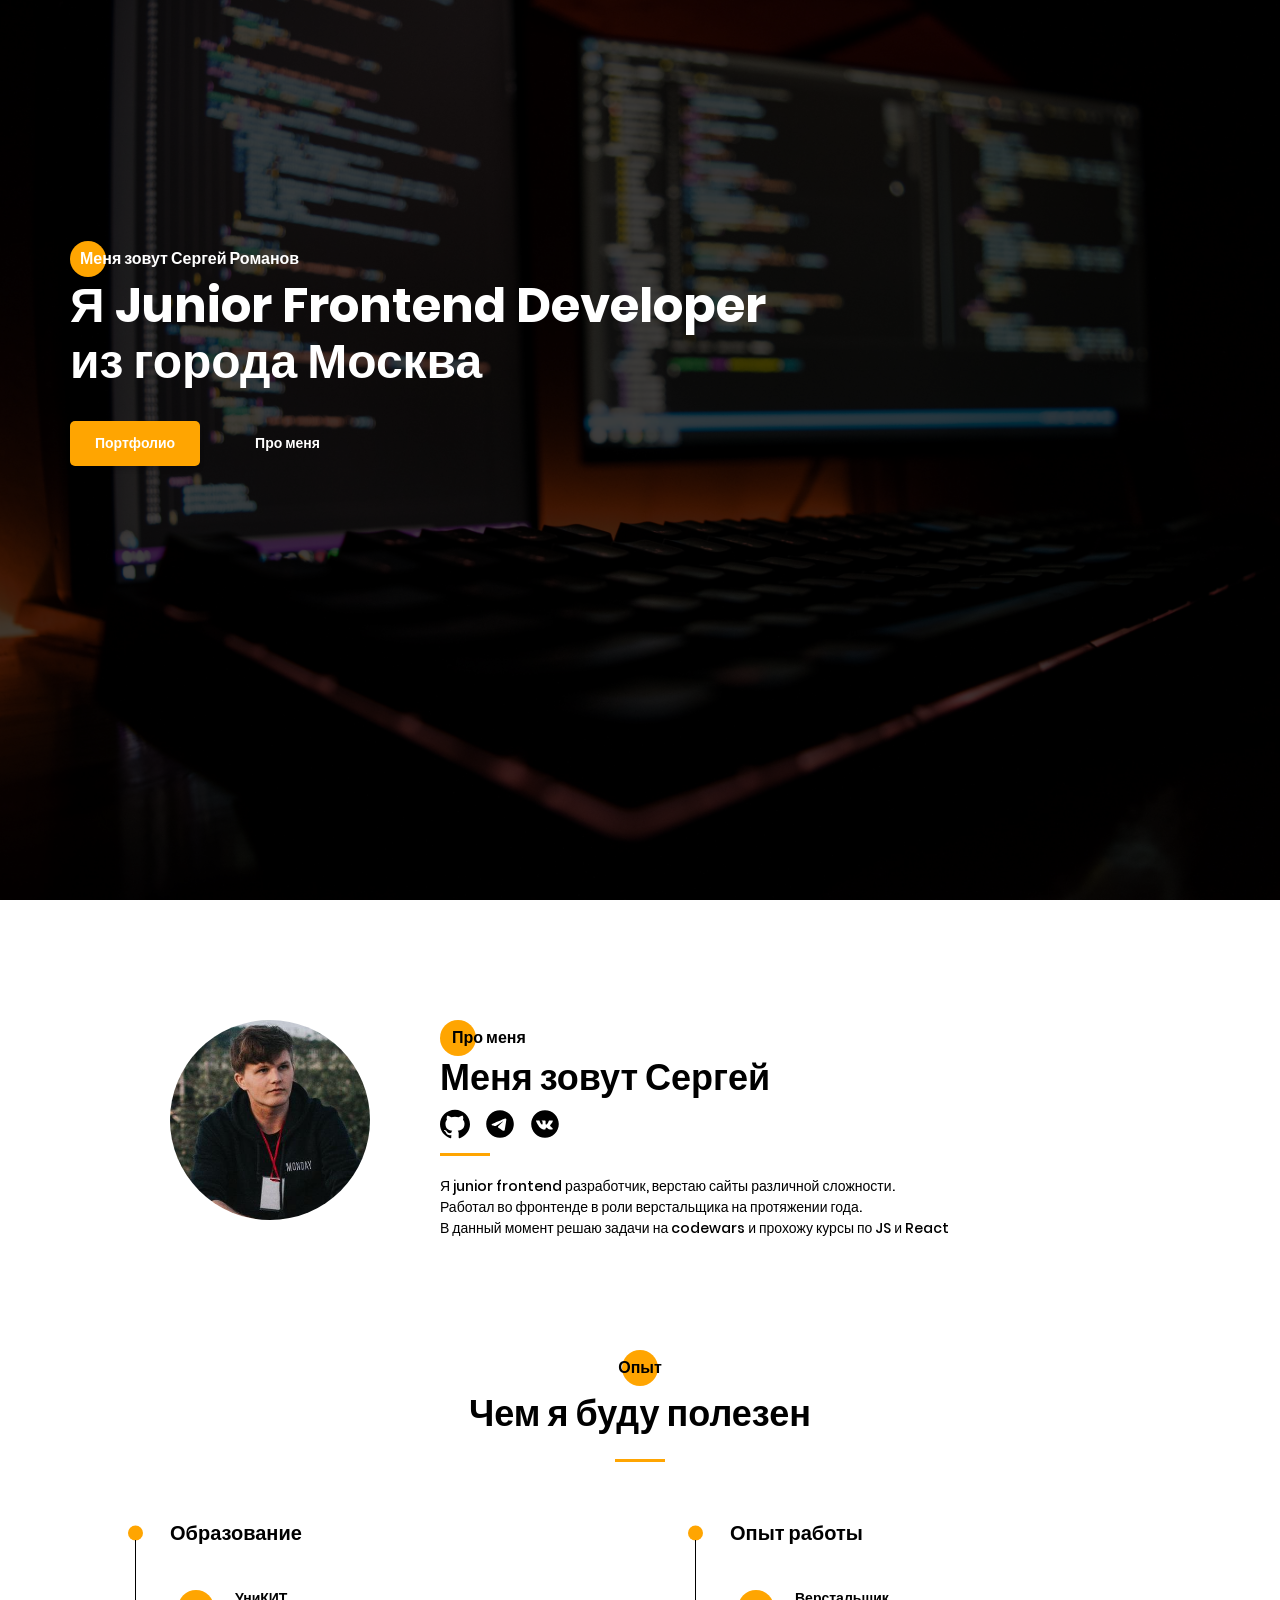
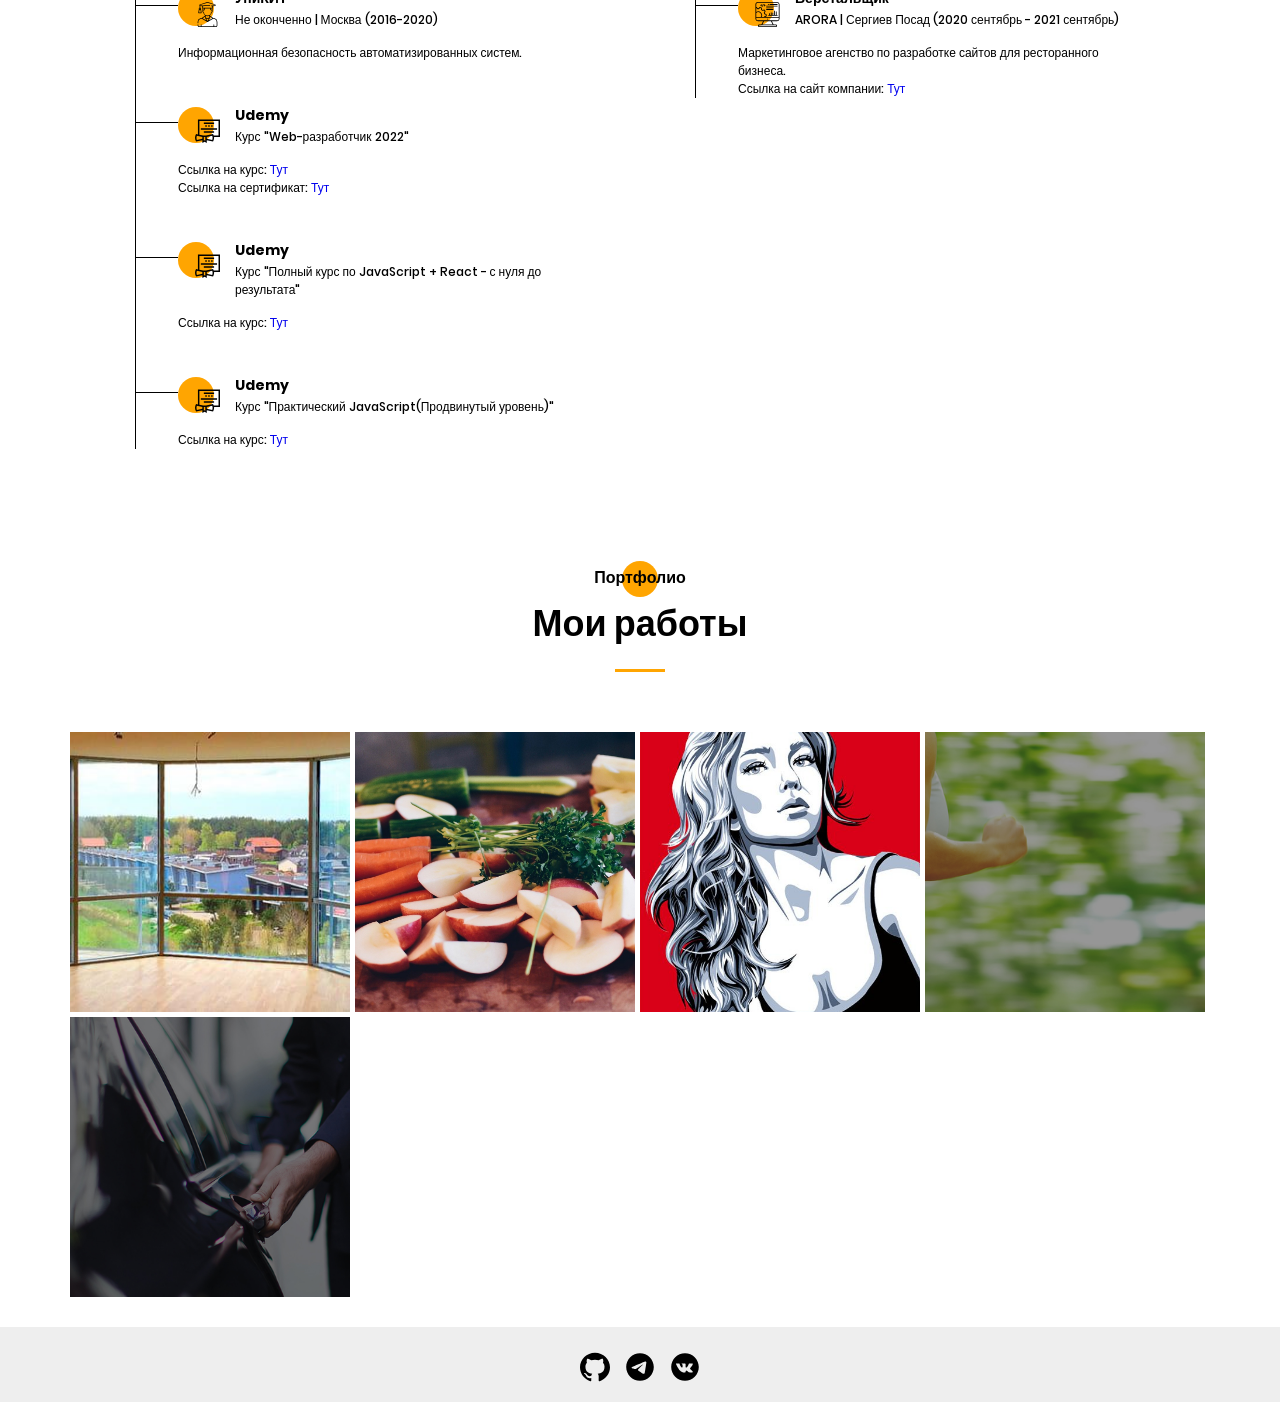
<file: index.html>
<!DOCTYPE html>
<html lang="ru" class="page">

<head>
  <meta charset="UTF-8">
  <meta name="viewport" content="width=device-width, initial-scale=1.0">
  <link rel="shortcut icon" href="favicon.ico" type="image/x-icon">
  <meta http-equiv="X-UA-Compatible" content="ie=edge">
  <meta name="theme-color" content="#111111">
  <meta name="description" content="Здесь вы можете заказать верстку сайта быстро и недорого.">
  <title>Портфолио | Романов Сергей</title>
  <link rel="stylesheet" href="css/vendor.css">
  <link rel="stylesheet" href="css/main.css">
  <script defer src="js/main.js"></script>
</head>


<body class="page__body">
  <div class="site-container">
    <main class="main">


      <section id="hero" class="hero">
        <!--     <a class="hero__hamburger" aria-label="Открыть меню сайта" href="#">
      <span></span>
    </a> -->
        <div class="container">
          <div class="hero__content">
            <div class="hero__subtitle title title--fz16">Меня зовут Сергей Романов</div>
            <h1 class="hero__title title title--fz48">Я Junior Frontend Developer из города Москва</h1>
            <div class="hero__btns">
              <a class="hero__portfolio-btn main-btn" href="#portfolio"
                aria-label="Перейти к списку работ">Портфолио</a>
              <a class="hero__about-btn second-btn" href="#about" aria-label="Перейти к разделу 'Про меня'">Про меня</a>
            </div>
          </div>
        </div>
      </section>

      <section id="about" class="about">
        <div class="container">
          <div class="about__inner">
            <div class="about__img">
              <picture>
                <source srcset="./img/about-img.avif" type="image/avif">
                <source srcset="./img/about-img.webp" type="image/webp">
                <img loading="lazy" src="./img/about-img.jpg" class="image" alt="">
              </picture>
            </div>
            <div class="about__content">
              <h2 class="about__subtitle title title--fz16">Про меня</h2>
              <div class="about__title title title--fz36">Меня зовут Сергей</div>
              <ul class="social" title="">
                <li class="social__item">
                  <a href="https://github.com/Flargoin" target="_blank" class="social__link social__link--fb"
                    aria-label="Страница Github">
                    <svg>
                      <use xlink:href="img/sprite.svg#Github"></use>
                    </svg>
                  </a>
                </li>
                <li class="social__item">
                  <a href="https://t.me/K4rik4tur4" target="_blank" class="social__link social__link--fb"
                    aria-label="Страница Github">
                    <svg>
                      <use xlink:href="img/sprite.svg#tg"></use>
                    </svg>
                  </a>
                </li>
                <li class="social__item">
                  <a href="https://vk.com/k4rik4tur4" target="_blank" class="social__link social__link--fb"
                    aria-label="Страница Github">
                    <svg>
                      <use xlink:href="img/sprite.svg#vk"></use>
                    </svg>
                  </a>
                </li>
              </ul>
              <div class="divider"></div>
              <p class="about__text">
                Я junior frontend разработчик, верстаю сайты различной сложности. <br>
                Работал во фронтенде в роли верстальщика на протяжении года. <br>
                В данный момент решаю задачи на codewars и прохожу курсы по JS и React <br>
              </p>
            </div>
          </div>
        </div>
      </section>

      <section id="resume" class="resume">
        <div class="container">
          <h2 class="title title--fz16 resume__title">Опыт</h2>
          <div class="title title--fz36 resume__subtitle">Чем я буду полезен</div>
          <div class="divider"></div>

          <div class="resume__wrapper">
            <div class="resume__column">
              <h3 class="title title--fz20 resume__column-title">Образование</h3>
              <ul>
                <li>
                  <div class="resume__item">
                    <div class="resume__item-head">
                      <div class="resume__item-icon">
                        <svg class="">
                          <use xlink:href="img/sprite.svg#University"></use>
                        </svg>
                      </div>
                      <h4 class="title title--fz14 resume__item-title">
                        УниКИТ
                      </h4>
                      <div class="resume__item-location">
                        Не оконченно | Москва (2016-2020)
                      </div>
                    </div>
                    <div class="resume__item-body">
                      Информационная безопасность автоматизированных систем.
                    </div>
                  </div>
                </li>
                <li>
                  <div class="resume__item">
                    <div class="resume__item-head">
                      <div class="resume__item-icon">
                        <svg class="">
                          <use xlink:href="img/sprite.svg#Courses"></use>
                        </svg>
                      </div>
                      <h4 class="title title--fz14 resume__item-title">
                        Udemy
                      </h4>
                      <div class="resume__item-location">
                        Курс "Web-разработчик 2022"
                      </div>
                    </div>

                    <div class="resume__item-body">
                      Ссылка на курс: <a target="_blank" href="https://www.udemy.com/course/webdeveloper/"
                        aria-label="Ссылка на курс">Тут</a><br>
                      Ссылка на сертификат: <a target="_blank"
                        href="https://udemy-certificate.s3.amazonaws.com/pdf/UC-37248fbf-ba87-4521-9a30-e60931971bc7.pdf"
                        aria-label="Ссылка на сертификат">Тут</a> <br>
                    </div>
                  </div>
                </li>
                <li>
                  <div class="resume__item">
                    <div class="resume__item-head">
                      <div class="resume__item-icon">
                        <svg class="">
                          <use xlink:href="img/sprite.svg#Courses"></use>
                        </svg>
                      </div>
                      <h4 class="title title--fz14 resume__item-title">
                        Udemy
                      </h4>
                      <div class="resume__item-location">
                        Курс "Полный курс по JavaScript + React - с нуля до результата"
                      </div>
                    </div>

                    <div class="resume__item-body">
                      Ссылка на курс:
                      <a target="_blank" href="https://www.udemy.com/course/webdeveloper/"
                        aria-label="Ссылка на курс">Тут</a><br>
                    </div>
                  </div>
                </li>
                <li>
                  <div class="resume__item">
                    <div class="resume__item-head">
                      <div class="resume__item-icon">
                        <svg class="">
                          <use xlink:href="img/sprite.svg#Courses"></use>
                        </svg>
                      </div>
                      <h4 class="title title--fz14 resume__item-title">
                        Udemy
                      </h4>
                      <div class="resume__item-location">
                        Курс "Практический JavaScript(Продвинутый уровень)"
                      </div>
                    </div>

                    <div class="resume__item-body">
                      Ссылка на курс:
                      <a target="_blank" href="https://www.udemy.com/course/webdeveloper/"
                        aria-label="Ссылка на курс">Тут</a><br>
                    </div>
                  </div>
                </li>
              </ul>
            </div>

            <div class="resume__column">
              <h3 class="title title--fz20 resume__column-title">Опыт работы</h3>

              <ul>
                <li>
                  <div class="resume__item">
                    <div class="resume__item-head">
                      <div class="resume__item-icon">
                        <svg class="">
                          <use xlink:href="img/sprite.svg#Developer"></use>
                        </svg>
                      </div>
                      <h4 class="title title--fz14 resume__item-title">
                        Верстальщик
                      </h4>
                      <div class="resume__item-location">
                        ARORA | Сергиев Посад (2020 сентябрь - 2021 сентябрь)
                      </div>
                    </div>

                    <div class="resume__item-body">
                      Маркетинговое агенство по разработке сайтов для ресторанного бизнеса. <br>
                      Ссылка на сайт компании: <a target="_blank" href="https://arora.pro/"
                        aria-label="Ссылка на сайт компании">Тут</a>
                    </div>
                  </div>
                </li>
              </ul>
            </div>
          </div>
        </div>
      </section>


      <section id="portfolio" class="portfolio">
        <div class="container">
          <h2 class="title title--fz16 centered portfolio__title">Портфолио</h2>
          <div class="title title--fz36 centered portfolio__subtitle">Мои работы</div>
          <div class="divider"></div>

          <div class="portfolio__wrapper">
            <div class="portfolio__item">
              <a href="/portfolio/Irvas/index.html" target="_blank">
                <img loading="lazy" src="./img/Irvas.jpg" class="image" width="280" height="280" alt="Irvas">
                <div class="portfolio__item-inner">
                  <h3 class="title title--fz20 portfolio__item-title">
                    Irvas
                  </h3>
                  <p class="portfolio__item-text">
                    Окна и остекление балконов
                  </p>
                </div>
              </a>
            </div>
            <div class="portfolio__item">
              <a href="/portfolio/Food/index.html" target="_blank">
                <img loading="lazy" src="./img/Food.jpg" class="image" width="280" height="280" alt="Food">
                <div class="portfolio__item-inner">
                  <h3 class="title title--fz20 portfolio__item-title">
                    Food
                  </h3>
                  <p class="portfolio__item-text">
                    Сайт здорового питания
                  </p>
                </div>
              </a>
            </div>
            <div class="portfolio__item">
              <a href="/portfolio/Picture/index.html" target="_blank">
                <img loading="lazy" src="./img/Picture.jpg" class="image" width="280" height="280" alt="Picture">
                <div class="portfolio__item-inner">
                  <h3 class="title title--fz20 portfolio__item-title">
                    Картины.art
                  </h3>
                  <p class="portfolio__item-text">
                    Сайт для заказа портретов
                  </p>
                </div>
              </a>
            </div>
            <div class="portfolio__item">
              <a href="/portfolio/Pulse/index.html" target="_blank">
                <img loading="lazy" src="./img/Pulse.jpg" class="image" width="280" height="280" alt="Pulse">
                <div class="portfolio__item-inner">
                  <h3 class="title title--fz20 portfolio__item-title">
                    Pulse
                  </h3>
                  <p class="portfolio__item-text">
                    Сайт для выбора пульсометра
                  </p>
                </div>
              </a>
            </div>
            <div class="portfolio__item">
              <a href="/portfolio/Uber/index.html" target="_blank">
                <img loading="lazy" src="./img/Uber.jpg" class="image" width="280" height="280" alt="Uber">
                <div class="portfolio__item-inner">
                  <h3 class="title title--fz20 portfolio__item-title">
                    Uber
                  </h3>
                  <p class="portfolio__item-text">
                    Сайт для заказа такси
                  </p>
                </div>
              </a>
            </div>
          </div>
      </section>


    </main>
    <footer class="footer">
      <div class="container">
        <div class="footer__inner">
          <!--       <a class="footer__policy" target="_blank" href="./privacy.html">
        Политика конфиденциальности
      </a> -->

          <div class="footer__social">
            <ul class="social" title="">
              <li class="social__item">
                <a href="https://github.com/Flargoin" target="_blank" class="social__link social__link--fb"
                  aria-label="Страница Github">
                  <svg>
                    <use xlink:href="img/sprite.svg#Github"></use>
                  </svg>
                </a>
              </li>
              <li class="social__item">
                <a href="https://t.me/K4rik4tur4" target="_blank" class="social__link social__link--fb"
                  aria-label="Страница Github">
                  <svg>
                    <use xlink:href="img/sprite.svg#tg"></use>
                  </svg>
                </a>
              </li>
              <li class="social__item">
                <a href="https://vk.com/k4rik4tur4" target="_blank" class="social__link social__link--fb"
                  aria-label="Страница Github">
                  <svg>
                    <use xlink:href="img/sprite.svg#vk"></use>
                  </svg>
                </a>
              </li>
            </ul>
          </div>
        </div>
      </div>
    </footer>
  </div>
</body>

</html>
</file>
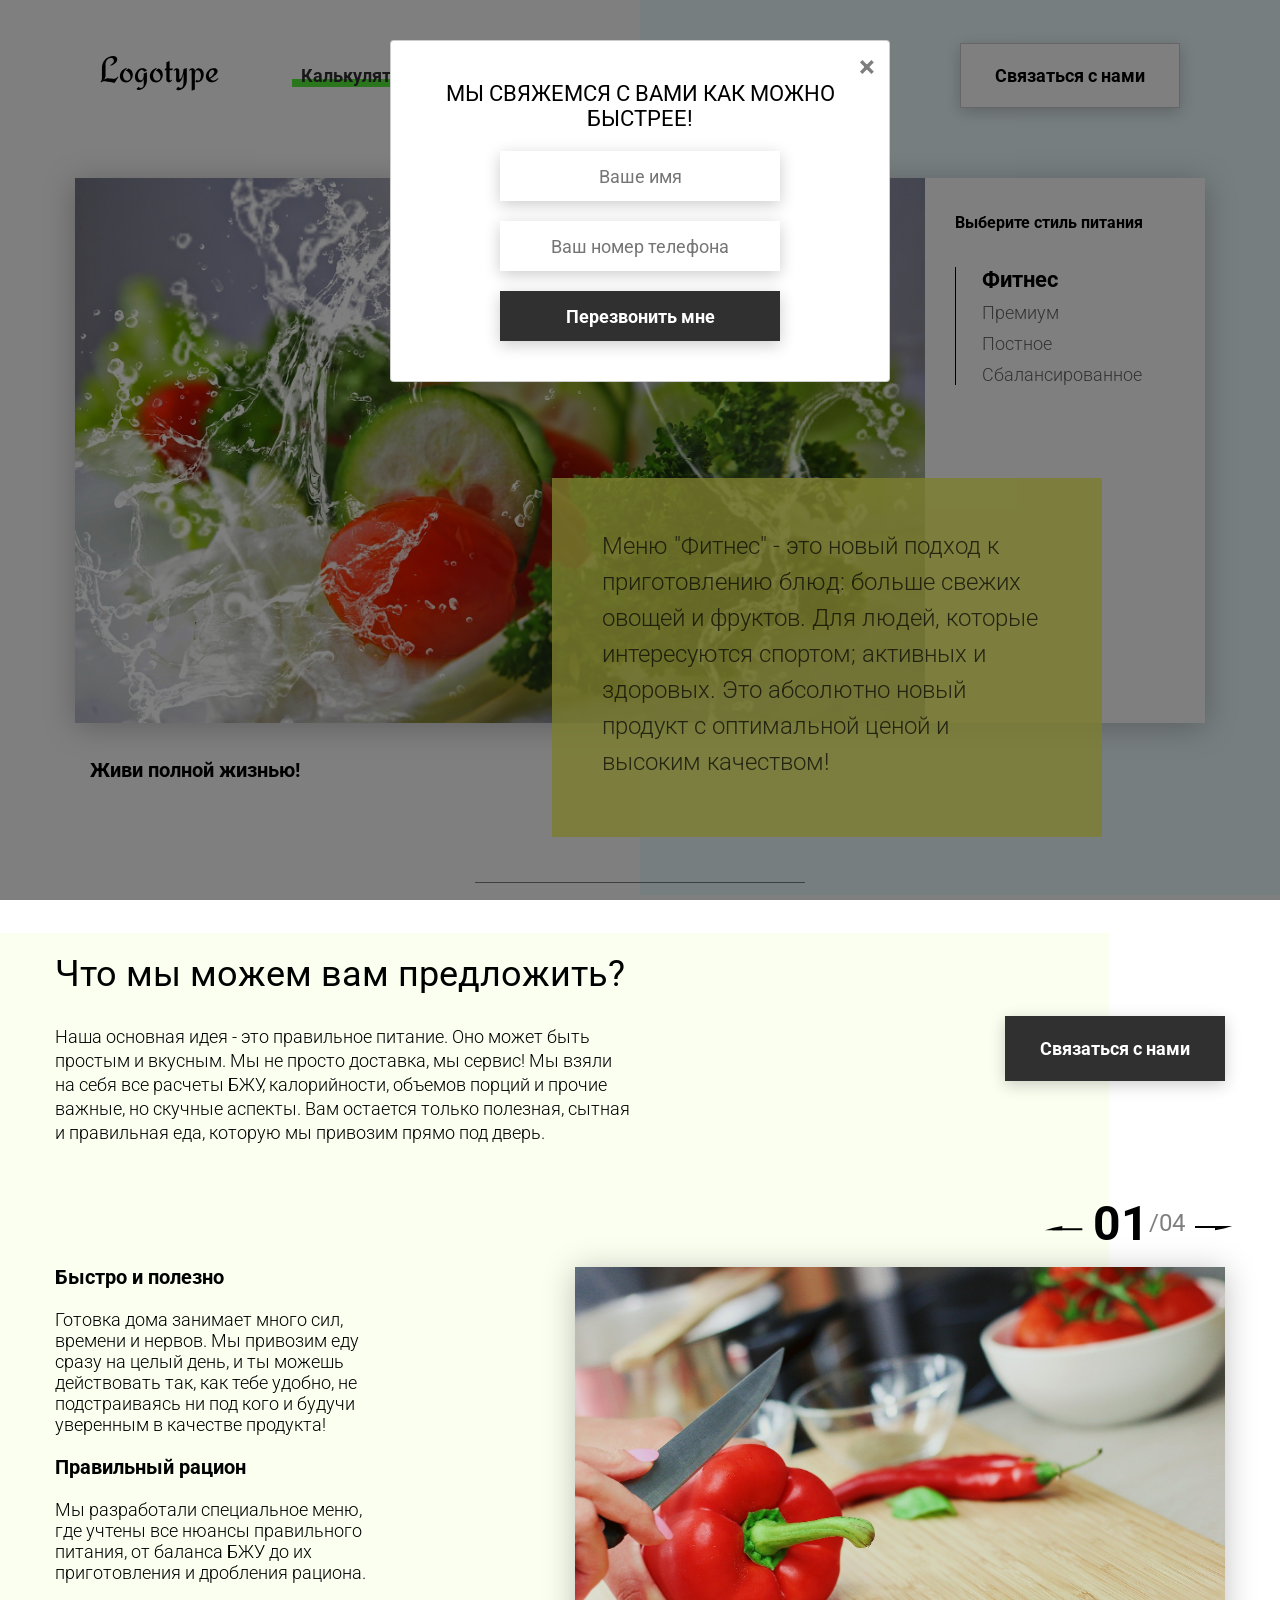
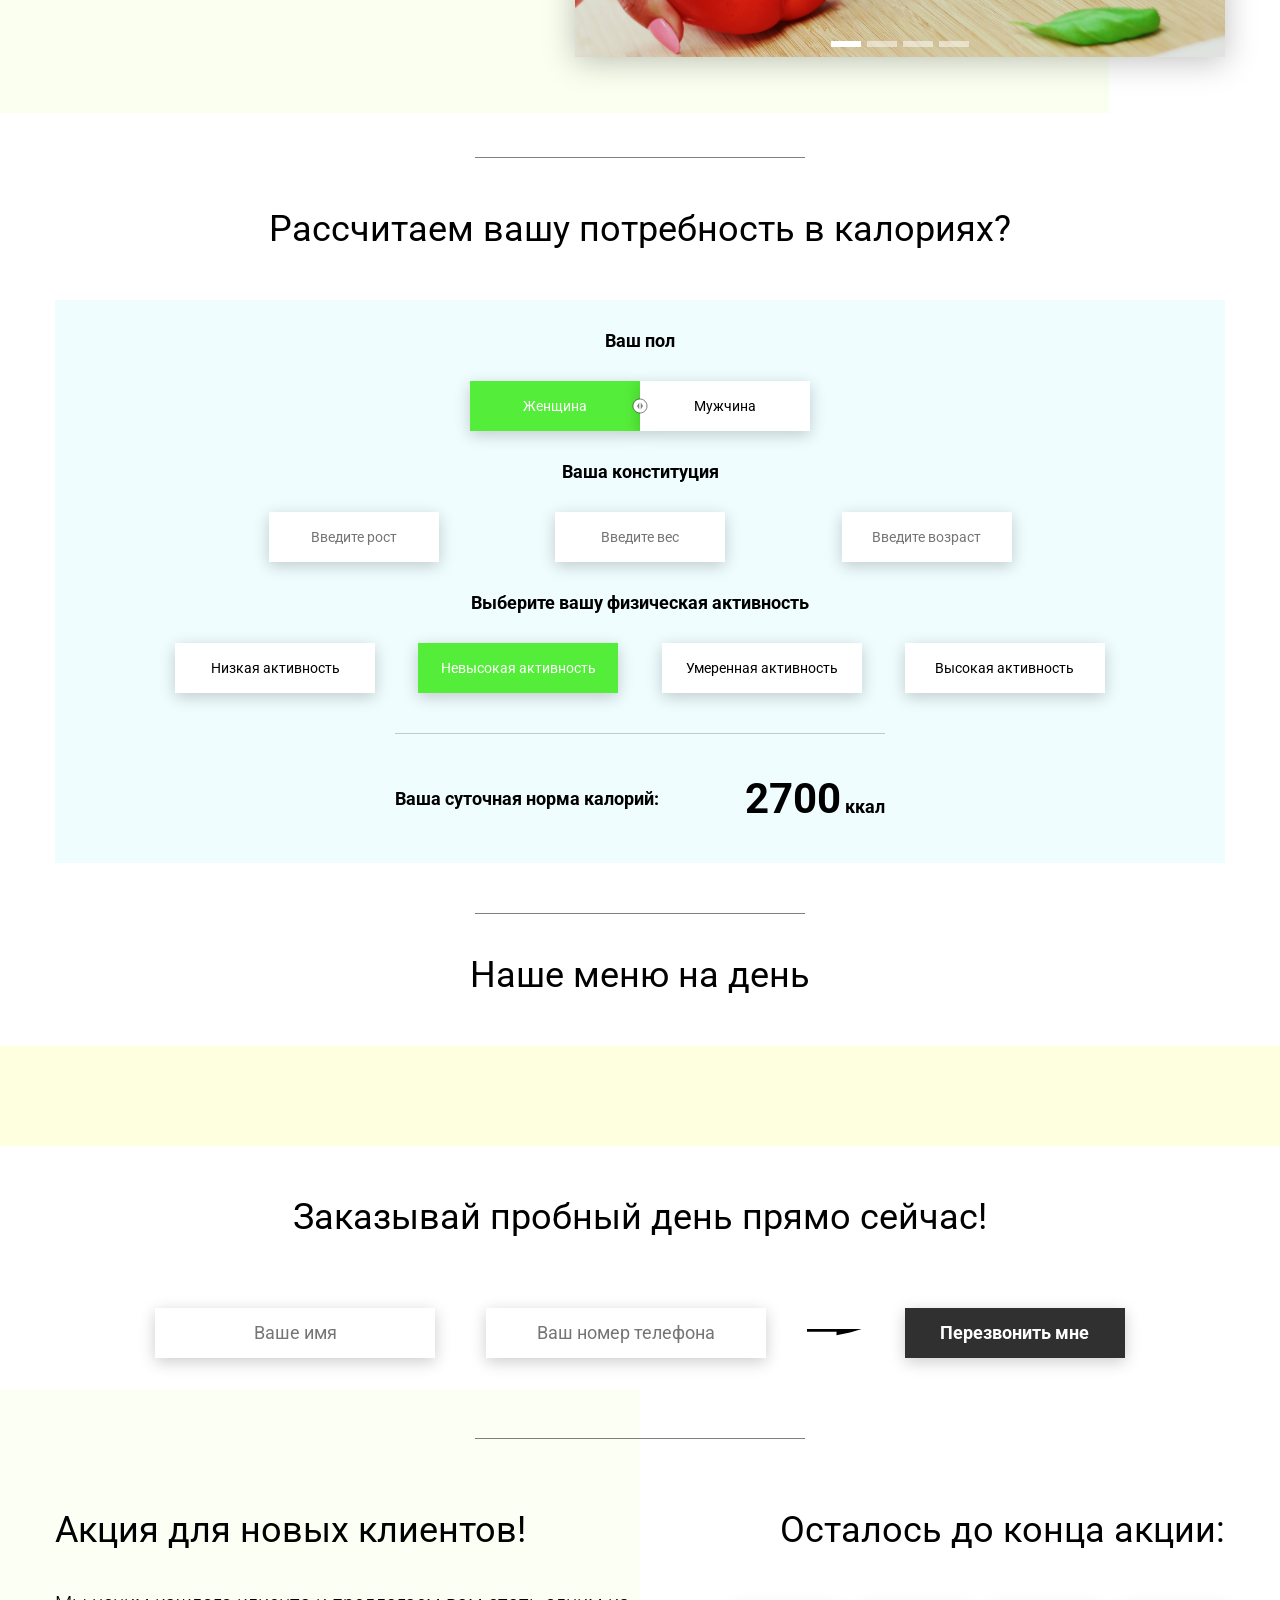
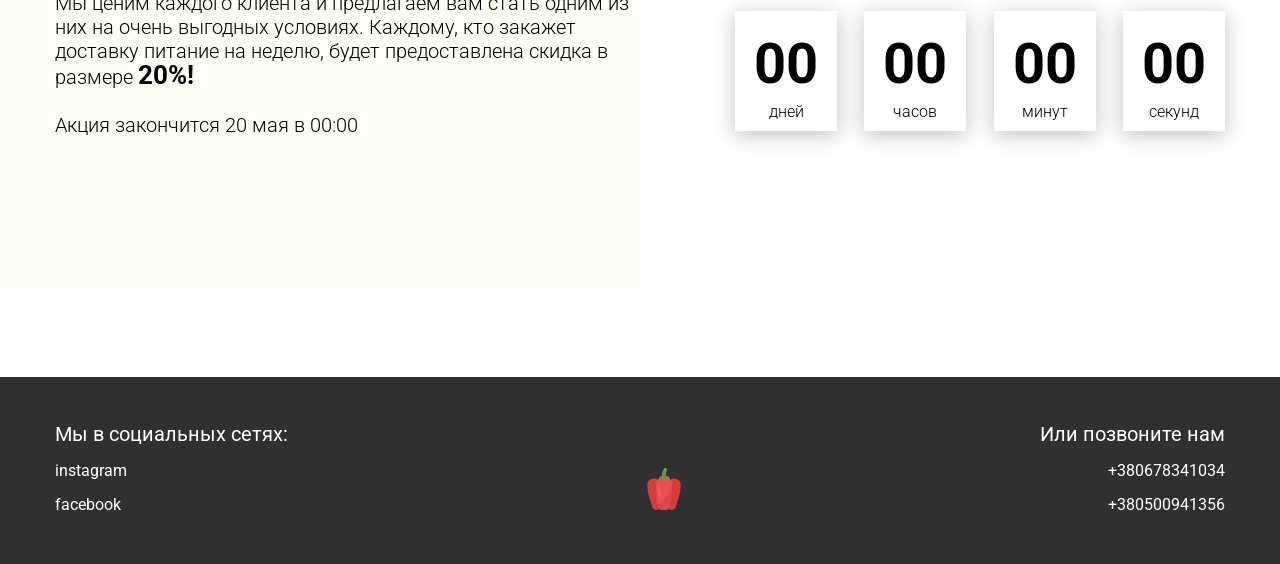
<file: portfolio/Food/index.html>
<!DOCTYPE html>
<html lang="en">
<head>
    <meta charset="UTF-8">
    <meta http-equiv="X-UA-Compatible" content="IE=edge">
    <meta name="viewport" content="width=device-width, initial-scale=1.0">
    <title>Food</title>
    <link rel="stylesheet" href="css/style.css">
</head>
<body>
    <header class="header">
        <div class="header__burger">
            <span></span>
        </div>

        <div class="header__menu">
            <div class="header__close">&#10006;</div>
            <div class="header__left-block">
                <div class="header__logo">
                    <img src="icons/logo.svg" alt="Логотип">
                </div>
                <nav class="header__links">
                    <a href="#calculating" class="header__link">Калькулятор калорий</a>
                    <a href="#menu" class="header__link">Меню на день</a>
                </nav>
            </div>
            <div class="header__right-block">
                <button data-modal class="btn btn_white">Связаться с нами</button>
            </div>
        </div>
    </header>

    <div class="sidepanel">
        <div class="sidepanel__text"><span>Социальные сети</span></div>
        <div class="sidepanel__divider"></div>
        <a href="#" class="sidepanel__icon">
            <img src="icons/instagram.svg" alt="instagram">
        </a>
        <a href="#" class="sidepanel__icon">
            <img src="icons/facebook.svg" alt="facebook">
        </a>
    </div>

    <div id="preview" class="preview">
        <div class="bgc_blue"></div>
        <div class="container">
            <div class="tabcontainer">
                <div class="tabcontent">
                    <img src="img/tabs/vegy.jpg" alt="vegy">
                    <div class="tabcontent__descr">
                        Меню "Фитнес" - это новый подход к приготовлению блюд: больше свежих овощей и фруктов. Для людей, которые интересуются спортом; активных и здоровых. Это абсолютно новый продукт с оптимальной ценой и высоким качеством!
                    </div>
                </div>
                <div class="tabcontent">
                    <img src="img/tabs/elite.jpg" alt="elite">
                    <div class="tabcontent__descr">
                        Меню “Премиум” - мы используем не только красивый дизайн упаковки, но и качественное исполнение блюд. Красная рыба, морепродукты, фрукты - ресторанное меню без похода в ресторан!                                     
                    </div>
                </div>
                <div class="tabcontent">
                    <img src="img/tabs/post.jpg" alt="post">
                    <div class="tabcontent__descr">
                        Наше специальное “Постное меню” - это тщательный подбор ингредиентов: полное отсутствие продуктов животного происхождения. Полная гармония с собой и природой в каждом элементе! Все будет Ом!                                     
                    </div>
                </div>
                <div class="tabcontent">
                    <img src="img/tabs/vegy.jpg" alt="vegy">
                    <div class="tabcontent__descr">
                        Меню "Сбалансированное" - это соответствие вашего рациона всем научным рекомендациям. Мы тщательно просчитываем вашу потребность в к/б/ж/у и создаем лучшие блюда для вас.
                    </div>
                </div>
                <div class="tabheader">
                    <h3>Выберите стиль питания</h3>
                    <div class="tabheader__items">
                        <div class="tabheader__item tabheader__item_active">Фитнес</div>
                        <div class="tabheader__item">Премиум</div>
                        <div class="tabheader__item">Постное</div>
                        <div class="tabheader__item">Сбалансированное</div>
                    </div>
                </div>
            </div>
            <div class="preview__life">Живи полной жизнью!</div>
        </div>
    </div>

    <div class="divider"></div>

    <div id="offer" class="offer">
        <div class="bgc_y"></div>
        <div class="container">
            <div class="offer__text">
                <h2 class="title">Что мы можем вам предложить?</h2>
                <div class="offer__descr">
                    Наша основная идея - это правильное питание. Оно может быть простым и вкусным. Мы не просто доставка, мы сервис! Мы взяли на себя все расчеты БЖУ, калорийности, объемов порций и прочие важные, но скучные аспекты. Вам остается только полезная, сытная и правильная еда, которую мы привозим прямо под дверь.
                </div>
            </div>
            <div class="offer__action">
                <button data-modal class="btn btn_dark">Связаться с нами</button>
            </div>
        </div>
        <div class="container">
            <div class="offer__advantages">
                <h2>Быстро и полезно</h2>
                <div class="offer__advantages-text">
                    Готовка дома занимает много сил, времени и нервов. Мы привозим еду сразу на целый день, и ты можешь действовать так, как тебе удобно, не подстраиваясь ни под кого и будучи уверенным в качестве продукта!
                </div>
                <h2>Правильный рацион</h2>
                <div class="offer__advantages-text">
                    Мы разработали специальное меню, где учтены все нюансы правильного питания, от баланса БЖУ до их приготовления и дробления рациона.
                </div>
            </div>
            <div class="offer__slider">
                <div class="offer__slider-counter">
                    <div class="offer__slider-prev">
                        <img src="icons/left.svg" alt="prev">
                    </div>
                    <span id="current">03</span>
                    /
                    <span id="total">04</span>
                    <div class="offer__slider-next">
                        <img src="icons/right.svg" alt="next">
                    </div>
                </div>
                <div class="offer__slider-wrapper">
                    <div class="offer__slider-inner">
                        <div class="offer__slide">
                            <img src="img/slider/pepper.jpg" alt="pepper">
                        </div>
                        <div class="offer__slide">
                            <img src="img/slider/food-12.jpg" alt="food">
                        </div>
                        <div class="offer__slide">
                            <img src="img/slider/olive-oil.jpg" alt="oil">
                        </div>
                        <div class="offer__slide">
                            <img src="img/slider/paprika.jpg" alt="paprika">
                        </div>
                    </div>
                </div>
            </div>
        </div>
    </div>

    <div class="divider"></div>

    <div id="calculating" class="calculating">
        <div class="container">
            <h2 class="title">Рассчитаем вашу потребность в калориях?
            </h2>
            <div class="calculating__field">
                <div class="calculating__subtitle">
                    Ваш пол
                </div>
                <div class="calculating__choose" id="gender">
                    <div id="female" class="calculating__choose-item calculating__choose-item_active">Женщина</div>
                    <div id="male" class="calculating__choose-item">Мужчина</div>
                </div>

                <div class="calculating__subtitle">
                    Ваша конституция
                </div>
                <div class="calculating__choose calculating__choose_medium">
                    <input type="text" id="height" placeholder="Введите рост" class="calculating__choose-item">
                    <input type="text" id="weight" placeholder="Введите вес"  class="calculating__choose-item">
                    <input type="text" id="age" placeholder="Введите возраст" class="calculating__choose-item">
                </div>

                <div class="calculating__subtitle">
                    Выберите вашу физическая активность
                </div>
                <div class="calculating__choose calculating__choose_big">
                    <div id="low" data-ratio="1.2" class="calculating__choose-item">Низкая активность </div>
                    <div id="middle-low" data-ratio="1.375" class="calculating__choose-item calculating__choose-item_active">Невысокая активность</div>
                    <div id="middle-high" data-ratio="1.55" class="calculating__choose-item">Умеренная активность</div>
                    <div id="high" data-ratio="1.725" class="calculating__choose-item">Высокая активность</div>
                </div>

                <div class="calculating__divider"></div>

                <div class="calculating__total">
                    <div class="calculating__subtitle">
                        Ваша суточная норма калорий:
                    </div>
                    <div class="calculating__result">
                        <span>2700</span> ккал
                    </div>
                </div>
            </div>
        </div>
    </div>

    <div class="divider"></div>

    <div id="menu" class="menu">
        <h2 class="title">Наше меню на день</h2>

        <div class="menu__field">
            <div class="container">

            </div>
        </div>
    </div>

    <div class="order">
        <div class="container">
            <div class="title">Заказывай пробный день прямо сейчас!</div>
            <form action="#" class="order__form">
                <input required placeholder="Ваше имя" name="name" type="text" class="order__input">
                <input required placeholder="Ваш номер телефона" name="phone" type="phone" class="order__input">
                <img src="icons/right.svg" alt="right">
                <button class="btn btn_dark btn_min">Перезвонить мне</button>
            </form>
        </div>
    </div>

    <div class="divider"></div>

    <div id="promotion" class="promotion">
        <div class="bgc_y"></div>
        <div class="container">
            <div class="promotion__text">
                <div class="title">Акция для новых клиентов!</div>
                <div class="promotion__descr">
                    Мы ценим каждого клиента и предлагаем вам стать одним из них на очень выгодных условиях. 
                    Каждому, кто закажет доставку питание на неделю, будет предоставлена скидка в размере <span>20%!</span>
                    <br><br>
                    Акция закончится 20 мая в 00:00
                </div>
            </div>
            <div class="promotion__timer">
                <div class="title">Осталось до конца акции:</div>
                <div class="timer">
                    <div class="timer__block">
                        <span id="days">12</span>
                        дней
                    </div>
                    <div class="timer__block">
                        <span id="hours">20</span>
                        часов
                    </div>
                    <div class="timer__block">
                        <span id="minutes">56</span>
                        минут
                    </div>
                    <div class="timer__block">
                        <span id="seconds">20</span>
                        секунд
                    </div>
                </div>
            </div>
        </div>
    </div>

    <footer class="footer">
        <div class="container">
            <div class="social">
                <div class="subtitle">Мы в социальных сетях:</div>
                <a href="#" class="link">instagram</a>
                <a href="#" class="link">facebook</a>
            </div>
            <div class="pepper">
                <img src="icons/veg.svg" alt="pepper">
            </div>
            <div class="call">
                <div class="subtitle">Или позвоните нам</div>
                <a href="#" class="link">+380678341034</a>
                <a href="#" class="link">+380500941356</a>
            </div>
        </div>
    </footer>

    <div class="modal">
        <div class="modal__dialog">
            <div class="modal__content">
                <form action="#">
                    <div  class="modal__close" data-close>&times;</div>
                    <div class="modal__title">Мы свяжемся с вами как можно быстрее!</div>
                    <input required placeholder="Ваше имя" name="name" type="text" class="modal__input">
                    <input required placeholder="Ваш номер телефона" name="phone" type="phone" class="modal__input">
                    <button class="btn btn_dark btn_min">Перезвонить мне</button>
                </form>
            </div>
        </div>
    </div>

    <script src="js/bundle.js"></script>
</body>
</html>
</file>
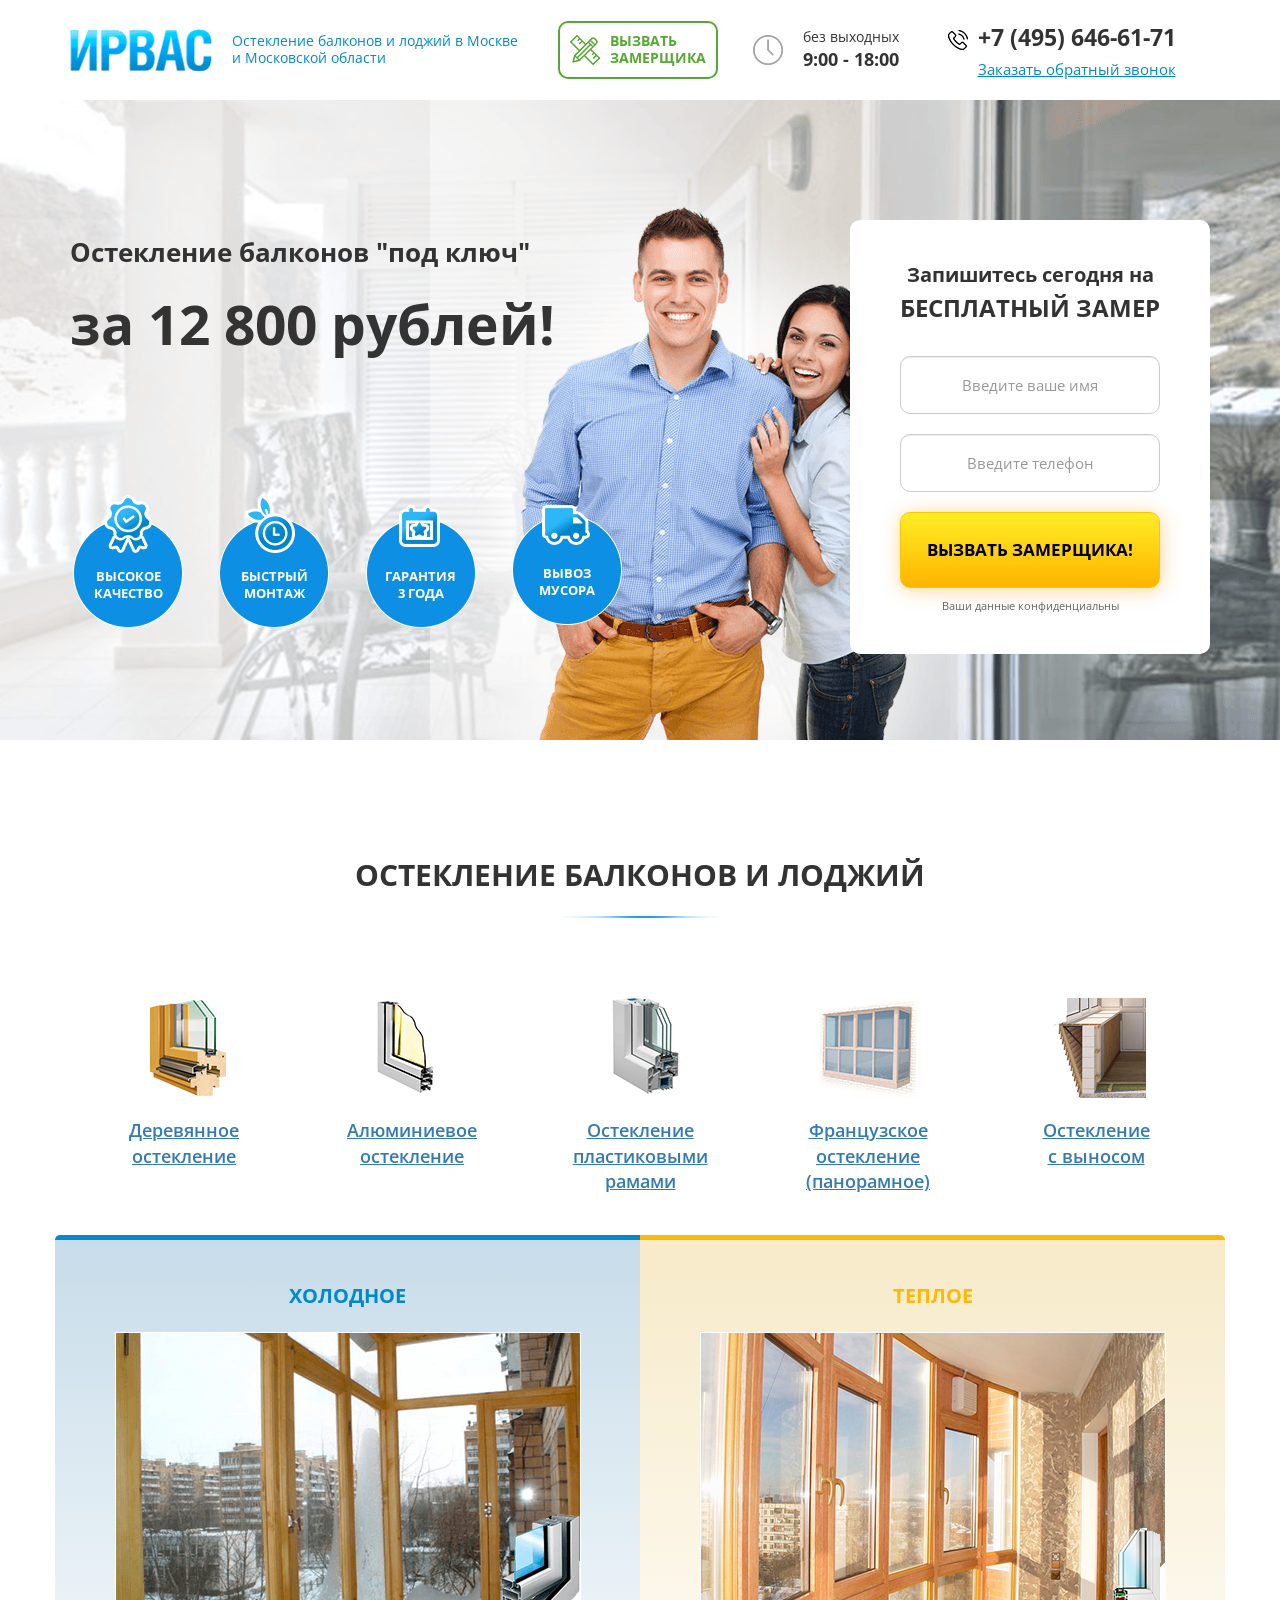
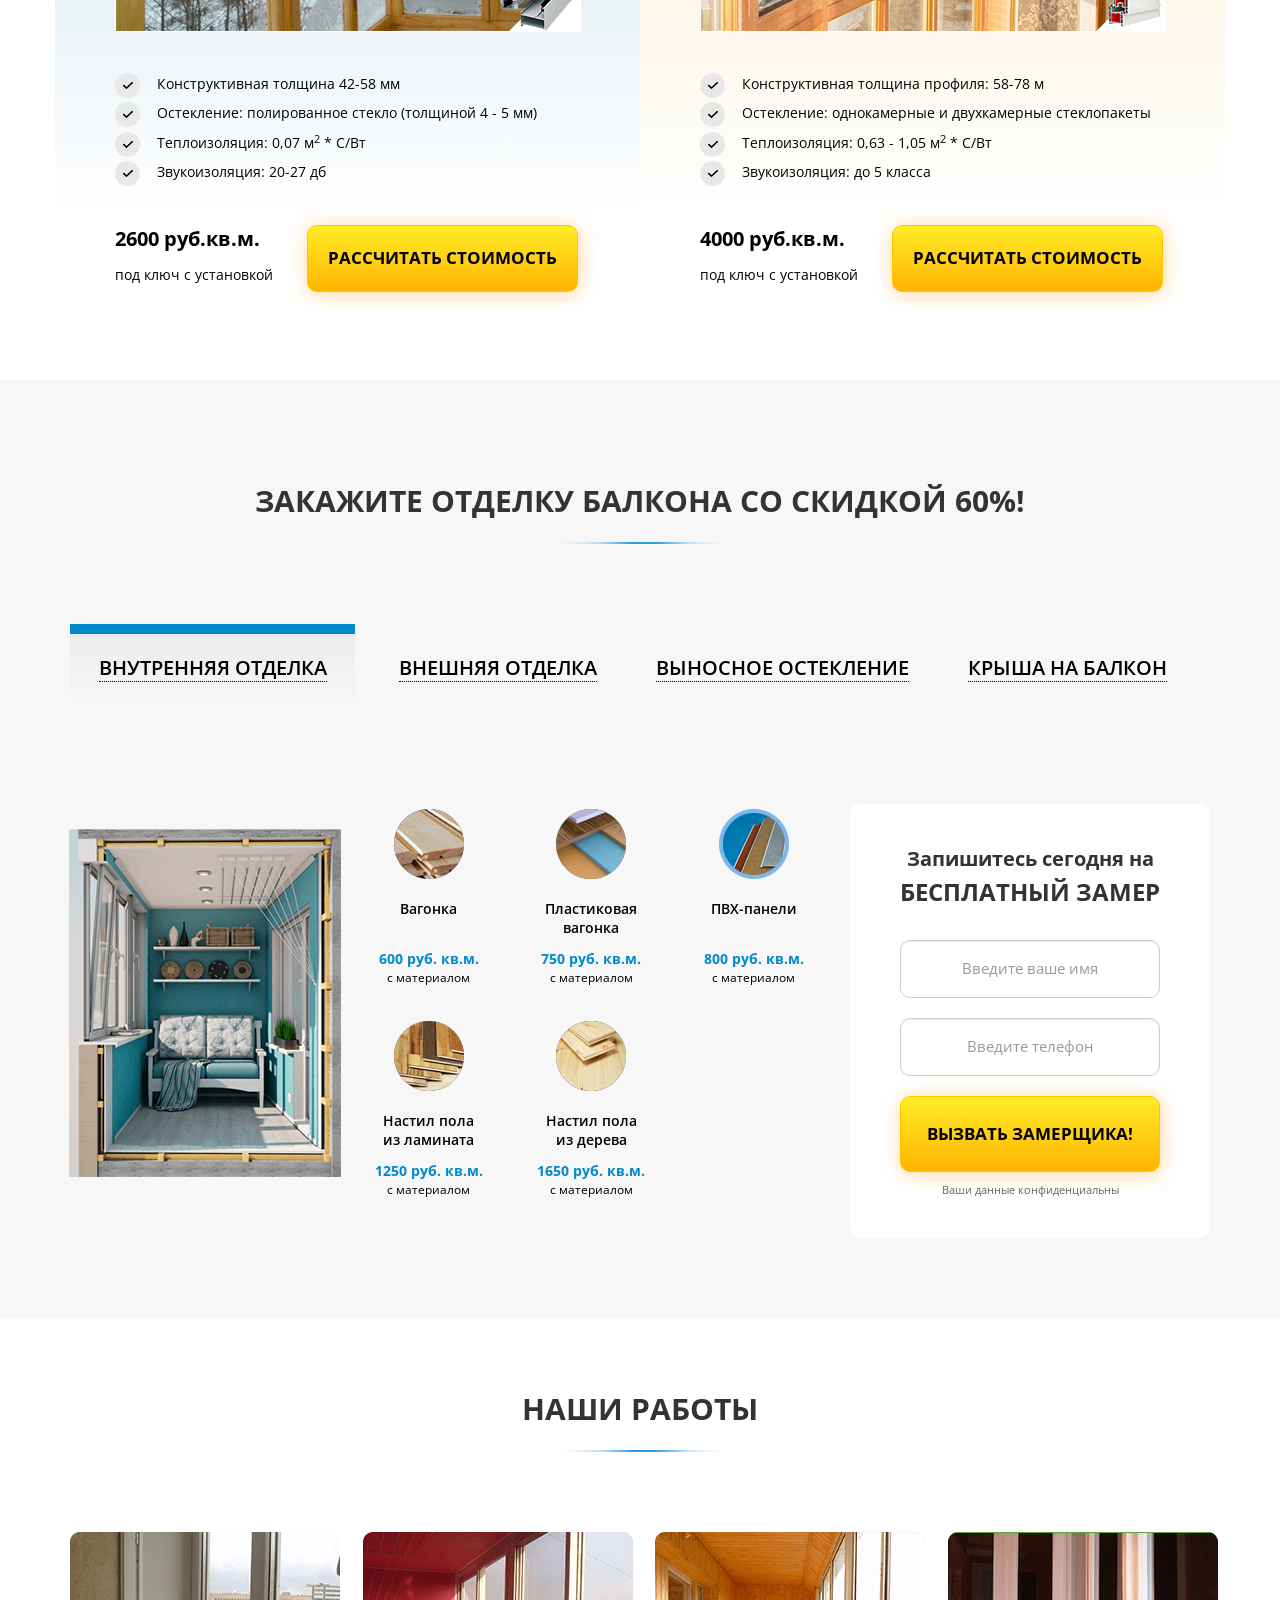
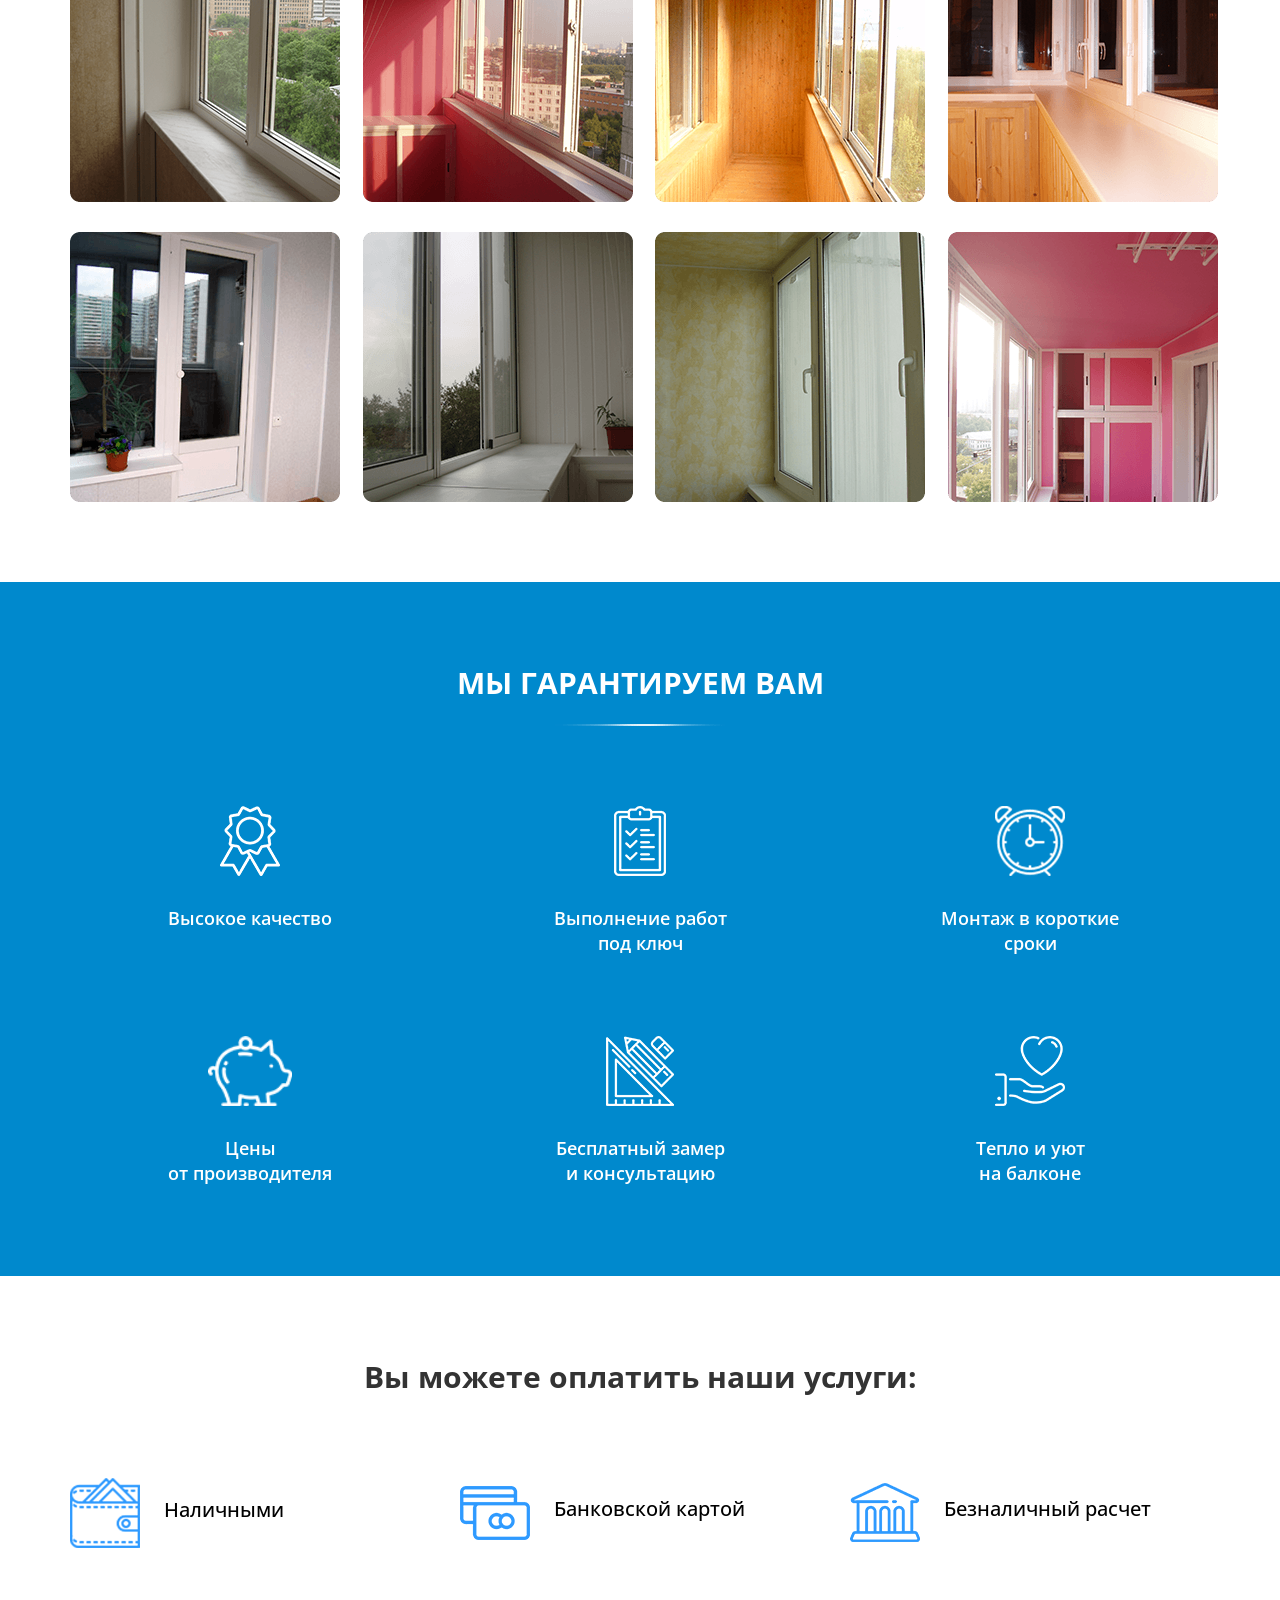
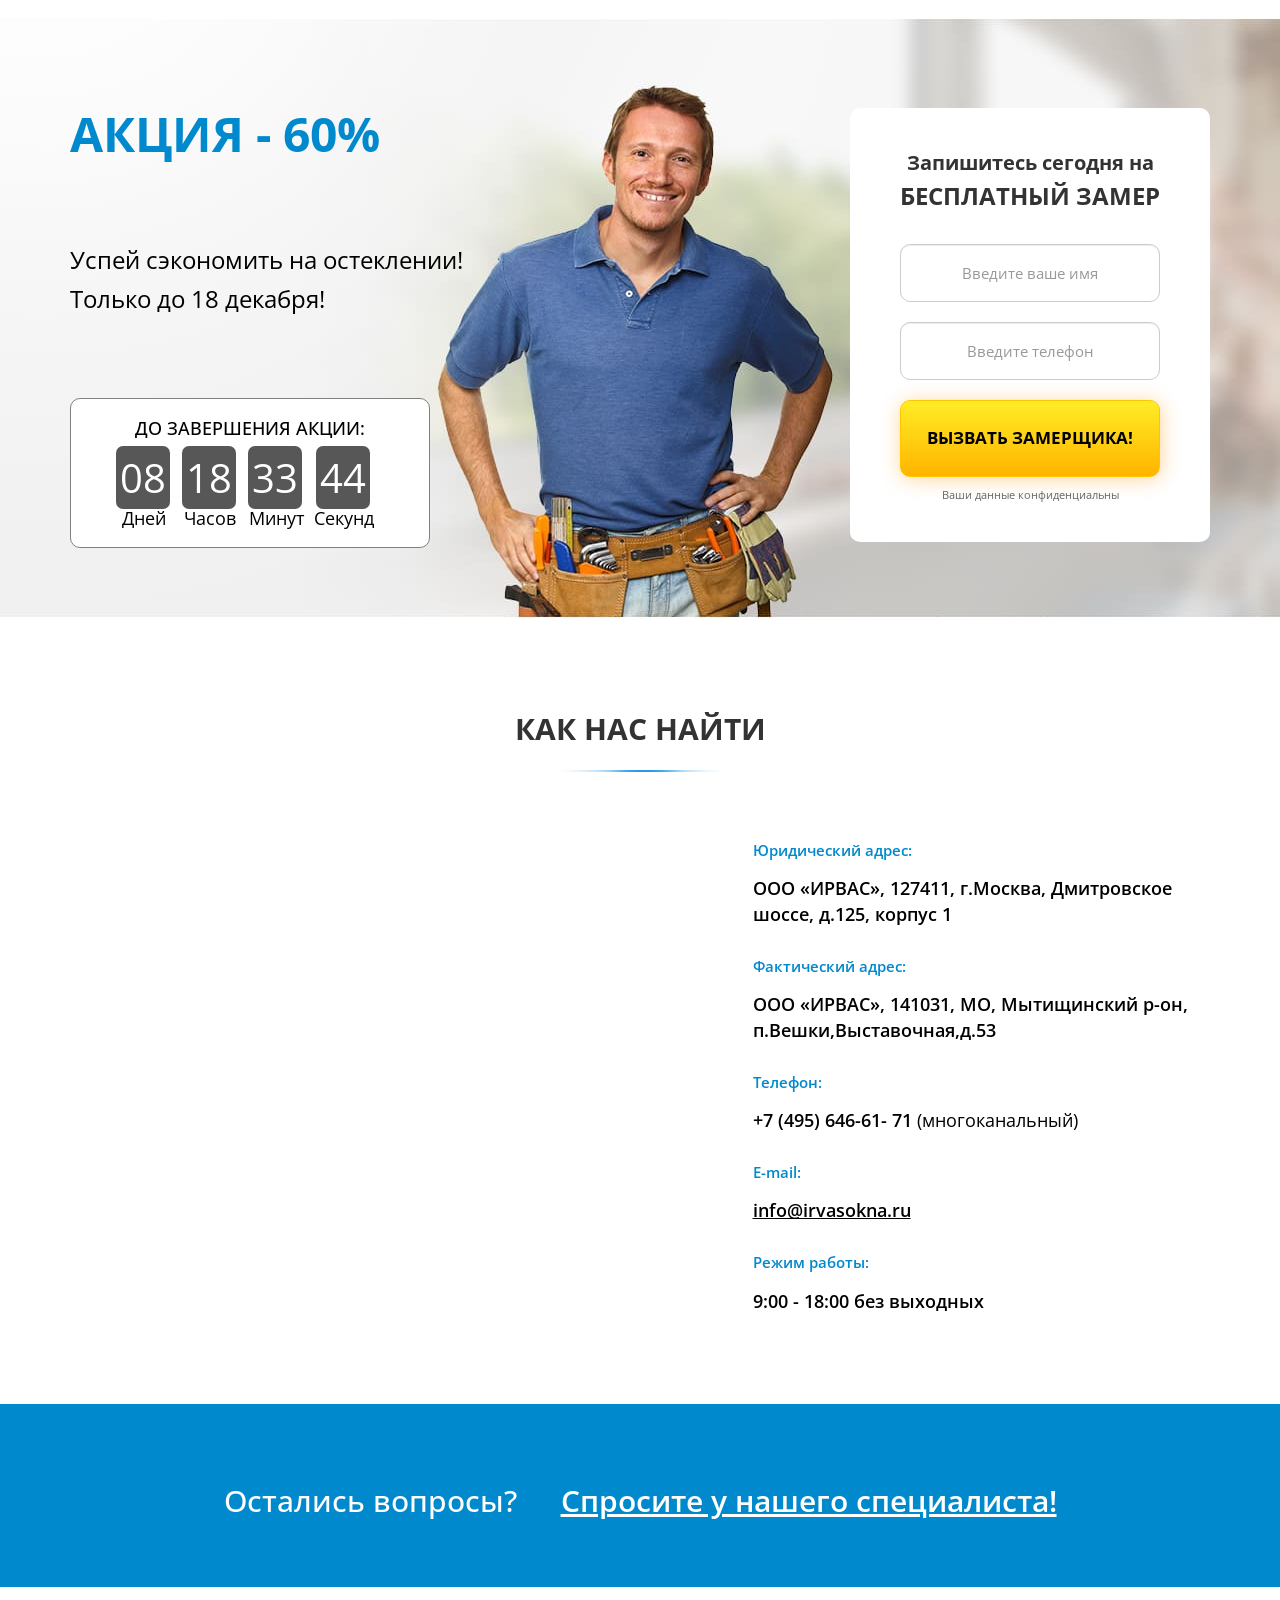
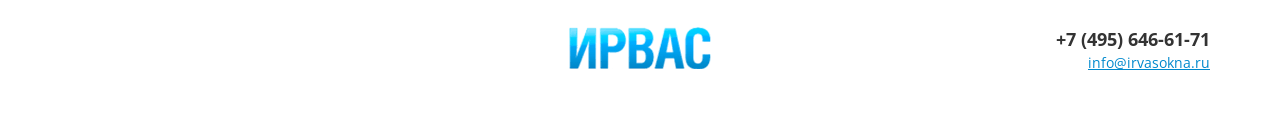
<file: portfolio/Irvas/index.html>
<!DOCTYPE html>
<html lang="ru">
  <head>
    <meta charset="utf-8">
    <meta http-equiv="X-UA-Compatible" content="IE=edge">
    <meta name="viewport" content="width=device-width, initial-scale=1">
    <link rel="icon" href="/favicon.ico">
    <title>Ирвас окна</title>
    <link href="assets/css/bootstrap.css" rel="stylesheet">
    <!-- Fonts -->
    <link href="https://fonts.googleapis.com/css?family=Open+Sans:400,700" rel="stylesheet">
    <!-- Slick Slider -->
    <link rel="stylesheet" href="assets/slick/slick.css">
    <link rel="stylesheet" href="assets/slick/slick-theme.css">
    <!-- Animate -->
    <link rel="stylesheet" href="assets/css/animate.min.css">
    <link href="assets/css/style.css" rel="stylesheet">
  </head>

  <body>
    <header class="header">
      <div class="container">
        <div class="row">

          <div class="col-md-5 col-sm-3 col-xs-12">
            <div class="logo">
              <div class="logo_img">
                <img src="assets/img/header/logo.png" alt="#">
              </div>
              <p>Остекление балконов и лоджий в Москве и Московской области</p>
            </div>
          </div>

          <div class="col-md-2 col-sm-3 col-xs-12">
           <div class="header_btn_wrap">
             <div class="header_btn_wrap_block">
               <button class="header_btn text-uppercase text-left popup_engineer_btn">
                   Вызвать <br>замерщика
               </button>
             </div>
           </div>
          </div>

          <div class="col-md-2 col-sm-3 col-xs-6 text-left">
            <div class="working_hours">
              <div class="working_hours_img">
                <img src="assets/img/header/clock.png" alt="#">
              </div>
              <p>без выходных <span>9:00 - 18:00</span></p>
            </div>
          </div>

          <div class="col-md-3 col-sm-3 col-xs-6">
            <div class="contact_us">
              <div class="contact_us_wrap">
                <a href="#"><img src="assets/img/header/phone.png" alt="#">+7 (495) 646-61-71</a>
                <a class="phone_link" href="#">Заказать обратный звонок</a>
              </div>
            </div>
          </div>

        </div>
      </div>
    </header>
    
    <!-- Main -->
    <main class="main">
      <div class="container">
        <div class="row">

          <div class="col-lg-6 col-md-7 wow fadeInLeft">
            <h1><span>Остекление балконов "под ключ"<br></span>за 12 800 рублей!</h1>
            <div class="main_features">

             <div class="row">

               <div class="col-sm-3 col-xs-6">
                 <div class="main_features_block">
                   <img src="assets/img/main/icons/quality.png" alt="">
                   <p>Высокое <br>качество</p>
                 </div>
               </div>

               <div class="col-sm-3 col-xs-6">
                 <div class="main_features_block">
                   <img src="assets/img/main/icons/time.png" alt="">
                   <p>Быстрый <br>монтаж</p>
                 </div>
               </div>

              <div class="col-sm-3 col-xs-6">
                <div class="main_features_block">
                  <img class="small_img" src="assets/img/main/icons/guaranty.png" alt="">
                  <p>Гарантия <br>3 года</p>
                </div>
              </div>

               <div class="col-sm-3 col-xs-6">
                 <div class="main_features_block">
                   <img class="small_img" src="assets/img/main/icons/delivery.png" alt="">
                   <p>Вывоз <br>мусора</p>
                 </div>
               </div>

             </div>

            </div>
          </div>

          <div class="col-lg-4 col-lg-offset-2 col-md-5 col-md-offset-0 col-sm-8 col-sm-offset-2 col-xs-12 wow fadeInRight">
            <form class="form main_form" action="#">
              <h2>Запишитесь сегодня на <br><span>бесплатный замер</span></h2>
              <input class="form-control form_input" name="user_name" required type="text" placeholder="Введите ваше имя">
              <input class="form-control form_input" name="user_phone" required type="text" placeholder="Введите телефон">
              <button class="text-uppercase btn-block button" name="submit" type="submit">Вызвать замерщика!</button>
              <p class="form_notice">Ваши данные конфиденциальны</p>
            </form>
          </div>

        </div>
      </div>
    </main>

    <!-- Glazing -->
    <section class="glazing">
      <div class="container">

        <div class="section_header">
          <h2>Остекление балконов и лоджий</h2>
          <div class="section_header_sub"></div>
        </div>

        <!-- Slider -->
        <div class="glazing_slider">
          <div class="glazing_block text-center wow fadeInUp">
            <img src="assets/img/glazing/icons/1.png" alt="#">
            <a class="tree_link">Деревянное <br>остекление</a>
          </div>
          <div class="glazing_block text-center wow fadeInUp" data-wow-delay="0.1s">
            <img src="assets/img/glazing/icons/2.png" alt="#">
            <a class="aluminum_link">Алюминиевое <br>остекление</a>
          </div>
          <div class="glazing_block text-center wow fadeInUp" data-wow-delay="0.2s">
            <img src="assets/img/glazing/icons/3.png" alt="#">
            <a class="plastic_link">Остекление <br>пластиковыми <br>рамами</a>
          </div>
          <div class="glazing_block text-center wow fadeInUp" data-wow-delay="0.3s">
            <img src="assets/img/glazing/icons/4.png" alt="#">
            <a class="french_link">Французское <br>остекление <br>(панорамное)</a>
          </div>
          <div class="glazing_block text-center wow fadeInUp" data-wow-delay="0.4s">
            <img src="assets/img/glazing/icons/5.png" alt="#">
            <a class="rise_link">Остекление <br>с выносом</a>
          </div>
        </div>

        <!-- Tree -->
        <div class="row tree glazing_content">

          <div class="col-md-6 no-padding">
           <div class="glazing_cold">
             <h3>Холодное</h3>
             <img src="assets/img/glazing/img_cold.png" alt="#">
             <ul>
               <li>Конструктивная толщина 42-58 мм</li>
               <li>Остекление: полированное стекло (толщиной 4 - 5 мм)</li>
               <li>Теплоизоляция: 0,07 м<sup>2</sup> * С/Вт</li>
               <li>Звукоизоляция: 20-27 дб</li>
             </ul>
           </div> 
            <div class="glazing_price">
                <p>2600 руб.кв.м.<br><span>под ключ с установкой</span></p>
                <button class="button glazing_price_btn text-uppercase popup_calc_btn">Рассчитать стоимость</button>
            </div>
          </div>

          <div class="col-md-6 no-padding">
            <div class="glazing_warm">
              <h3>теплое</h3>
              <img src="assets/img/glazing/img_warm.png" alt="#">
              <ul>
                <li>Конструктивная толщина профиля: 58-78 м</li>
                <li>Остекление: однокамерные и двухкамерные стеклопакеты</li>
                <li>Теплоизоляция: 0,63 - 1,05 м<sup>2</sup> * С/Вт</li>
                <li>Звукоизоляция: до 5 класса</li>
              </ul>
            </div> 
             <div class="glazing_price">
                 <p>4000 руб.кв.м.<br><span>под ключ с установкой</span></p>
                 <button class="button glazing_price_btn text-uppercase popup_calc_btn">Рассчитать стоимость</button>
             </div>
          </div>

        </div> <!-- /Tree -->

        <!-- Aluminum -->
        <div class="row aluminum glazing_content">

          <div class="col-md-6 no-padding">
           <div class="glazing_cold">
             <h3>Холодное</h3>
             <img src="assets/img/glazing/aluminum/cold.jpg" alt="#">
             <ul>
               <li>Конструктивная толщина 40-50 мм</li>
               <li>Остекление: полированное стекло (толщиной 4 - 5 мм)</li>
               <li>Теплоизоляция: 0,07 м<sup>2</sup> * С/Вт</li>
               <li>Звукоизоляция: 20-27 дб</li>
             </ul>
           </div> 
            <div class="glazing_price">
                <p>4000 руб.кв.м.<br><span>под ключ с установкой</span></p>
                <button class="button glazing_price_btn text-uppercase popup_calc_btn">Рассчитать стоимость</button>
            </div>
          </div>

          <div class="col-md-6 no-padding">
            <div class="glazing_warm">
              <h3>теплое</h3>
              <img src="assets/img/glazing/aluminum/warm.jpg" alt="#">
              <ul>
                <li>Конструктивная толщина профиля: 60-68 м</li>
                <li>Остекление: однокамерные и двухкамерные стеклопакеты</li>
                <li>Теплоизоляция: 0,63 - 1,05 м<sup>2</sup> * С/Вт</li>
                <li>Звукоизоляция: до 5 класса</li>
              </ul>
            </div> 
             <div class="glazing_price">
                 <p>8000 руб.кв.м.<br><span>под ключ с установкой</span></p>
                 <button class="button glazing_price_btn text-uppercase popup_calc_btn">Рассчитать стоимость</button>
             </div>
          </div>

        </div> <!-- /Aluminum -->

        <!-- Plastic -->
        <div class="row plastic glazing_content">

          <div class="col-md-6 col-md-offset-3 no-padding">
            <div class="glazing_warm">
              <h3>теплое</h3>
              <img src="assets/img/glazing/plastic/warm.jpg" alt="#">
              <ul>
                <li>Конструктивная толщина профиля: 58-70 м</li>
                <li>Остекление: однокамерные и двухкамерные стеклопакеты</li>
                <li>Теплоизоляция: 0,63 - 1,05 м<sup>2</sup> * С/Вт</li>
                <li>Звукоизоляция: до 5 класса</li>
              </ul>
            </div> 
             <div class="glazing_price">
                 <p>5500 руб.кв.м.<br><span>под ключ с установкой</span></p>
                 <button class="button glazing_price_btn text-uppercase popup_calc_btn">Рассчитать стоимость</button>
             </div>
          </div>

        </div> <!-- /Plastic -->

        <!-- French -->
        <div class="row french glazing_content">

          <div class="col-md-6 no-padding">
           <div class="glazing_cold">
             <h3>Пластик</h3>
             <img src="assets/img/glazing/french/plastic.jpg" alt="#">
             <ul>
               <li>Конструктивная толщина 58-70 мм</li>
               <li>Остекление: однокамерные и двухкамерные стеклопакеты</li>
               <li>Теплоизоляция: 0,63 - 1,05 м<sup>2</sup> * С/Вт</li>
               <li>Звукоизоляция: до 5 класса</li>
             </ul>
           </div> 
            <div class="glazing_price">
                <p>5500 руб.кв.м.<br><span>под ключ с установкой</span></p>
                <button class="button glazing_price_btn text-uppercase popup_calc_btn">Рассчитать стоимость</button>
            </div>
          </div>

          <div class="col-md-6 no-padding">
            <div class="glazing_warm">
              <h3>Алюминий</h3>
              <img src="assets/img/glazing/french/aluminum.jpg" alt="#">
              <ul>
                <li>Конструктивная толщина профиля: 60-68 мм</li>
                <li>Остекление: однокамерные и двухкамерные стеклопакеты</li>
                <li>Теплоизоляция: 0,63 - 1,05 м<sup>2</sup> * С/Вт</li>
                <li>Звукоизоляция: до 5 класса</li>
              </ul>
            </div> 
             <div class="glazing_price">
                 <p>8000 руб.кв.м.<br><span>под ключ с установкой</span></p>
                 <button class="button glazing_price_btn text-uppercase popup_calc_btn">Рассчитать стоимость</button>
             </div>
          </div>

        </div> <!-- /French -->

        <!-- Rise -->
        <div class="row rise glazing_content">

          <div class="col-md-6 no-padding">
           <div class="glazing_cold">
             <h3>Алюминий</h3>
             <img src="assets/img/glazing/rise/aluminum.jpg" alt="#">
             <ul>
               <li>Конструктивная толщина 40-50 мм</li>
               <li>Остекление: полированное стекло (толщиной 4 - 5 мм)</li>
               <li>Теплоизоляция: 0,07 м<sup>2</sup> * С/Вт</li>
               <li>Звукоизоляция: 20-27 дб</li>
             </ul>
           </div> 
            <div class="glazing_price">
                <p>4000 руб.кв.м.<br><span>под ключ с установкой</span></p>
                <button class="button glazing_price_btn text-uppercase popup_calc_btn">Рассчитать стоимость</button>
            </div>
          </div>

          <div class="col-md-6 no-padding">
            <div class="glazing_warm">
              <h3>Дерево</h3>
              <img src="assets/img/glazing/rise/tree.jpg" alt="#">
              <ul>
                <li>Конструктивная толщина профиля: 40-42 мм</li>
                <li>Остекление: полированное стекло (толщиной 4 мм)</li>
                <li>Теплоизоляция: 0,07 м<sup>2</sup> * С/Вт</li>
                <li>Звукоизоляция: 20-27 дб</li>
              </ul>
            </div> 
             <div class="glazing_price">
                 <p>8000 руб.кв.м.<br><span>под ключ с установкой</span></p>
                 <button class="button glazing_price_btn text-uppercase popup_calc_btn">Рассчитать стоимость</button>
             </div>
          </div>

        </div><!-- /Rise -->


      </div>
    </section>

    <!-- Decoration -->
    <section class="decoration">
      <div class="container">
        <div class="section_header">
          <h2>ЗАКАЖИТЕ ОТДЕЛКУ БАЛКОНА СО СКИДКОЙ 60%!</h2>
          <div class="section_header_sub"></div>
        </div>
        
        <!-- Slider -->
        <div class="decoration_slider">
            <div class="decoration_item  wow fadeInUp">
              <div class="internal_link no_click after_click"><a>Внутренняя отделка</a></div>
            </div>
            <div class="decoration_item wow fadeInUp" data-wow-delay="0.1s">
              <div class="external_link no_click"><a>Внешняя отделка</a></div>
            </div>
            <div class="decoration_item wow fadeInUp" data-wow-delay="0.2s">
              <div class="rising_link no_click"><a>Выносное остекление</a></div>
            </div>
            <div class="decoration_item wow fadeInUp" data-wow-delay="0.3s">
              <div class="roof_link no_click"><a>Крыша на балкон</a></div>
            </div>
        </div>

        <div class="decoration_content">

          <div class="row">
            
            <!-- internal -->
            <div class="internal">
              <div class="col-lg-3 col-md-4 col-md-offset-0 col-sm-6 col-sm-offset-3 col-xs-8 col-xs-offset-2 no-padding">
                <div class="decoration_img">
                  <img src="assets/img/decoration/decoration_img.png" alt="">
                </div>
              </div>
              <!-- Material -->
              <div class="col-lg-5 col-md-8 col-xs-12">
               <div class="row">
                 <div class="col-lg-4 col-md-4 col-sm-4 col-xs-6">
                   <div class="decoration_content_material text-center">
                     <img src="assets/img/decoration/material/lining.png" alt="#">
                     <h3>Вагонка</h3>
                     <p>600 руб. кв.м.<span>с материалом</span></p>
                   </div>
                 </div>
                 <div class="col-lg-4 col-md-4 col-sm-4 col-xs-6">
                   <div class="decoration_content_material text-center">
                     <img src="assets/img/decoration/material/plastic.png" alt="#">
                     <h3>Пластиковая вагонка</h3>
                     <p>750 руб. кв.м.<span>с материалом</span></p>
                   </div>
                 </div>
                 <div class="col-lg-4 col-md-4 col-sm-4 col-xs-6">
                   <div class="decoration_content_material text-center">
                     <img src="assets/img/decoration/material/pvh.png" alt="#">
                     <h3>ПВХ-панели</h3>
                     <p>800 руб. кв.м.<span>с материалом</span></p>
                   </div>
                 </div>
                 <div class="col-lg-4 col-md-4 col-sm-4 col-xs-6">
                   <div class="decoration_content_material text-center">
                     <img src="assets/img/decoration/material/laminate.png" alt="#">
                     <h3>Настил пола <br>из ламината</h3>
                     <p>1250 руб. кв.м.<span>с материалом</span></p>
                   </div>
                 </div>
                 <div class="col-lg-4 col-md-4 col-sm-4 col-xs-6">
                   <div class="decoration_content_material text-center">
                     <img src="assets/img/decoration/material/tree.png" alt="#">
                     <h3>Настил пола <br>из дерева</h3>
                     <p>1650 руб. кв.м.<span>с материалом</span></p>
                   </div>
                 </div>
               </div>
              </div>
              <div class="col-lg-4 col-lg-offset-0 col-md-6 col-md-offset-3 col-sm-8 col-sm-offset-2 col-xs-12">
                <form class="form main_form decoration_form" action="#">
                  <h2>Запишитесь сегодня на <br><span>бесплатный замер</span></h2>
                  <input class="form-control form_input" name="user_name" required type="text" placeholder="Введите ваше имя">
                  <input class="form-control form_input" name="user_phone" required type="text" placeholder="Введите телефон">
                  <button class="text-uppercase btn-block button" name="submit" type="submit">Вызвать замерщика!</button>
                  <p class="form_notice">Ваши данные конфиденциальны</p>
                </form>
              </div> 
            </div> <!-- /internal -->

            <!-- external -->
            <div class="external">
              <div class="col-lg-3 col-md-4 col-md-offset-0 col-sm-6 col-sm-offset-3 col-xs-8 col-xs-offset-2 no-padding">
                <div class="decoration_img">
                  <img src="assets/img/decoration/2/decoration2_img.png" alt="" style="margin-top: 3rem;">
                </div>
              </div>
              <!-- Material -->
              <div class="col-lg-5 col-md-8 col-xs-12">
               <div class="row">
                 <div class="col-lg-4 col-md-4 col-sm-4 col-xs-6">
                   <div class="decoration_content_material text-center">
                     <img src="assets/img/decoration/2/metal.png" alt="#">
                     <h3>Металлический <br>сайдинг</h3>
                     <p>600 руб. кв.м.<span>с материалом</span></p>
                   </div>
                 </div>
                 <div class="col-lg-4 col-md-4 col-sm-4 col-xs-6">
                   <div class="decoration_content_material text-center">
                     <img src="assets/img/decoration/2/plastic.png" alt="#">
                     <h3>Пластиковая <br>вагонка</h3>
                     <p>750 руб. кв.м.<span>с материалом</span></p>
                   </div>
                 </div>
                 <div class="col-lg-4 col-md-4 col-sm-4 col-xs-6">
                   <div class="decoration_content_material text-center">
                     <img src="assets/img/decoration/2/profnastil.png" alt="#">
                     <h3>Профнастил</h3>
                     <p>800 руб. кв.м.<span>с материалом</span></p>
                   </div>
                 </div>
                 <div class="col-lg-4 col-md-4 col-sm-4 col-xs-6">
                   <div class="decoration_content_material text-center">
                     <img src="assets/img/decoration/2/tree.png" alt="#">
                     <h3>Деревянная <br>вагонка</h3>
                     <p>1250 руб. кв.м.<span>с материалом</span></p>
                   </div>
                 </div>
                 <div class="col-lg-4 col-md-4 col-sm-4 col-xs-6">
                   <div class="decoration_content_material text-center">
                     <img src="assets/img/decoration/2/vinil.png" alt="#">
                     <h3>Виниловый <br>сайдинг</h3>
                     <p>1650 руб. кв.м.<span>с материалом</span></p>
                   </div>
                 </div>
               </div>
              </div>
              <div class="col-lg-4 col-lg-offset-0 col-md-6 col-md-offset-3 col-sm-8 col-sm-offset-2 col-xs-12">
                <form class="form main_form decoration_form" action="#">
                  <h2>Запишитесь сегодня на <br><span>бесплатный замер</span></h2>
                  <input class="form-control form_input" name="user_name" required type="text" placeholder="Введите ваше имя">
                  <input class="form-control form_input" name="user_phone" required type="text" placeholder="Введите телефон">
                  <button class="text-uppercase btn-block button" name="submit" type="submit">Вызвать замерщика!</button>
                  <p class="form_notice">Ваши данные конфиденциальны</p>
                </form>
              </div> 
            </div>
            <!-- .external -->

            <!-- rising -->
            <div class="rising">
              <div class="col-lg-3 col-md-4 col-md-offset-0 col-sm-6 col-sm-offset-3 col-xs-8 col-xs-offset-2 no-padding">
                <div class="decoration_img">
                  <img src="assets/img/decoration/3/decoration3_img.jpg" alt="" style="margin-top: 3rem;">
                </div>
              </div>
              <!-- Material -->
              <div class="col-lg-5 col-md-8 col-xs-12">
               <div class="row">
                 <div class="col-lg-4 col-md-4 col-sm-4 col-xs-6">
                   <div class="decoration_content_material text-center">
                     <img src="assets/img/decoration/3/aluminum.png" alt="#">
                     <h3>Алюминиевый <br>профиль</h3>
                     <p>600 руб. кв.м.<span>с материалом</span></p>
                   </div>
                 </div>
                 <div class="col-lg-4 col-md-4 col-sm-4 col-xs-6">
                   <div class="decoration_content_material text-center">
                     <img src="assets/img/decoration/3/bezram.png" alt="#">
                     <h3>Безрамное <br>остекление</h3>
                     <p>750 руб. кв.м.<span>с материалом</span></p>
                   </div>
                 </div>
                 <div class="col-lg-4 col-md-4 col-sm-4 col-xs-6">
                   <div class="decoration_content_material text-center">
                     <img src="assets/img/decoration/3/pvh.png" alt="#">
                     <h3>ПВХ <br>профиль</h3>
                     <p>800 руб. кв.м.<span>с материалом</span></p>
                   </div>
                 </div>
                 <div class="col-lg-4 col-md-4 col-sm-4 col-xs-6">
                   <div class="decoration_content_material text-center">
                     <img src="assets/img/decoration/3/tree.png" alt="#">
                     <h3>Деревянный <br>профиль</h3>
                     <p>1250 руб. кв.м.<span>с материалом</span></p>
                   </div>
                 </div>
               </div>
              </div>
              <div class="col-lg-4 col-lg-offset-0 col-md-6 col-md-offset-3 col-sm-8 col-sm-offset-2 col-xs-12">
                <form class="form main_form decoration_form" action="#">
                  <h2>Запишитесь сегодня на <br><span>бесплатный замер</span></h2>
                  <input class="form-control form_input" name="user_name" required type="text" placeholder="Введите ваше имя">
                  <input class="form-control form_input" name="user_phone" required type="text" placeholder="Введите телефон">
                  <button class="text-uppercase btn-block button" name="submit" type="submit" >Вызвать замерщика!</button>
                  <p class="form_notice">Ваши данные конфиденциальны</p>
                </form>
              </div> 
            </div>
            <!-- /rising -->

            <!-- roof -->
            <div class="roof">
              <div class="col-lg-3 col-md-4 col-md-offset-0 col-sm-6 col-sm-offset-3 col-xs-8 col-xs-offset-2 no-padding">
                <div class="decoration_img">
                  <img src="assets/img/decoration/4/decoration4_img.png" alt="" style="margin-top: 3rem;">
                </div>
              </div>
              <!-- Material -->
              <div class="col-lg-5 col-md-8 col-xs-12">
               <div class="row">
                 <div class="col-lg-4 col-md-4 col-sm-4 col-xs-6">
                   <div class="decoration_content_material text-center">
                     <img src="assets/img/decoration/4/gofrolist.png" alt="#">
                     <h3>Гофролист</h3>
                     <p>600 руб. кв.м.<span>с материалом</span></p>
                   </div>
                 </div>
                 <div class="col-lg-4 col-md-4 col-sm-4 col-xs-6">
                   <div class="decoration_content_material text-center">
                     <img src="assets/img/decoration/4/metallocherepitsa.png" alt="#">
                     <h3>Металлочерепица</h3>
                     <p>750 руб. кв.м.<span>с материалом</span></p>
                   </div>
                 </div>
                 <div class="col-lg-4 col-md-4 col-sm-4 col-xs-6">
                   <div class="decoration_content_material text-center">
                     <img src="assets/img/decoration/4/ondulin.png" alt="#">
                     <h3>Ондулин</h3>
                     <p>800 руб. кв.м.<span>с материалом</span></p>
                   </div>
                 </div>
                 <div class="col-lg-4 col-md-4 col-sm-4 col-xs-6">
                   <div class="decoration_content_material text-center">
                     <img src="assets/img/decoration/4/polikarbonat.png" alt="#">
                     <h3>Поликарбонат</h3>
                     <p>1250 руб. кв.м.<span>с материалом</span></p>
                   </div>
                 </div>
                 <div class="col-lg-4 col-md-4 col-sm-4 col-xs-6">
                   <div class="decoration_content_material text-center">
                     <img src="assets/img/decoration/4/steklopaket.png" alt="#">
                     <h3>Стеклопакет</h3>
                     <p>1650 руб. кв.м.<span>с материалом</span></p>
                   </div>
                 </div>
               </div>
              </div>
              <div class="col-lg-4 col-lg-offset-0 col-md-6 col-md-offset-3 col-sm-8 col-sm-offset-2 col-xs-12">
                <form class="form main_form decoration_form" action="#">
                  <h2>Запишитесь сегодня на <br><span>бесплатный замер</span></h2>
                  <input class="form-control form_input" name="user_name" required type="text" placeholder="Введите ваше имя">
                  <input class="form-control form_input" name="user_phone" required type="text" placeholder="Введите телефон">
                  <button class="text-uppercase btn-block button" name="submit" type="submit">Вызвать замерщика!</button>
                  <p class="form_notice">Ваши данные конфиденциальны</p>
                </form>
              </div> 
            </div>
            <!-- /roof -->

          </div><!-- row -->

        </div> <!-- decoration_content -->

      </div> <!-- container -->
    </section>

    <div class="overlay"></div>

    <!-- Our works -->
    <section class="works">
      
      <div class="container">
        <div class="section_header">
          <h2>Наши работы</h2>
          <div class="section_header_sub"></div>
        </div>
        <div class="row">
            <div class="col-lg-3 col-md-4 col-sm-6 col-xs-12 text-center wow fadeIn"><a href="assets/img/our_works/big_img/1.png"><img class="preview" src="assets/img/our_works/1.png" alt="window"></a></div>
            <div class="col-lg-3 col-md-4 col-sm-6 col-xs-12 text-center wow fadeIn" data-wow-delay="0.1s"><a href="assets/img/our_works/big_img/2.png"><img class="preview" src="assets/img/our_works/2.png" alt="window"></a></div>
            <div class="col-lg-3 col-md-4 col-sm-6 col-xs-12 text-center wow fadeIn" data-wow-delay="0.2s"><a href="assets/img/our_works/big_img/3.png"><img class="preview" src="assets/img/our_works/3.png" alt="window"></a></div>
            <div class="col-lg-3 col-md-4 col-sm-6 col-xs-12 text-center wow fadeIn" data-wow-delay="0.3s"><a href="assets/img/our_works/big_img/4.png"><img class="preview" src="assets/img/our_works/4.png" alt="window"></a></div>
            <div class="col-lg-3 col-md-4 col-sm-6 col-xs-12 text-center wow fadeIn" data-wow-delay="0.4s"><a href="assets/img/our_works/big_img/5.png"><img class="preview" src="assets/img/our_works/5.png" alt="window"></a></div>
            <div class="col-lg-3 col-md-4 col-sm-6 col-xs-12 text-center wow fadeIn" data-wow-delay="0.5s"><a href="assets/img/our_works/big_img/6.png"><img class="preview" src="assets/img/our_works/6.png" alt="window"></a></div>
            <div class="col-lg-3 col-md-4 col-sm-6 col-xs-12 text-center wow fadeIn" data-wow-delay="0.6s"><a href="assets/img/our_works/big_img/7.png"><img class="preview" src="assets/img/our_works/7.png" alt="window"></a></div>
            <div class="col-lg-3 col-md-4 col-sm-6 col-xs-12 text-center wow fadeIn" data-wow-delay="0.7s"><a href="assets/img/our_works/big_img/8.png"><img class="preview" src="assets/img/our_works/8.png" alt="window"></a></div>
        </div>
      </div>
    </section>

    <!-- Guarantees -->
    <section class="guarantees">
      <div class="container">
        <div class="section_header guarantees_header">
          <h2>мы гарантируем вам</h2>
          <div class="section_header_sub guarantees_header_sub"></div>
        </div>
        <div class="row">
          <div class="col-md-4 col-sm-6 col-xs-6 text-center wow fadeInUp">
            <div class="guarantees_block">
              <img src="assets/img/guarantees/1.png" alt="#">
              <h3>Высокое качество</h3>
            </div>
          </div>
          <div class="col-md-4 col-sm-6 col-xs-6 text-center wow fadeInUp" data-wow-delay="0.1s">
            <div class="guarantees_block">
              <img src="assets/img/guarantees/2.png" alt="">
              <h3>Выполнение работ <br>под ключ</h3>
            </div>
          </div>
          <div class="col-md-4 col-sm-6 col-xs-6 text-center wow fadeInUp" data-wow-delay="0.2s">
            <div class="guarantees_block">
              <img src="assets/img/guarantees/3.png" alt="">
              <h3>Монтаж в короткие <br>сроки</h3>
            </div>
          </div>
          <div class="col-md-4 col-sm-6 col-xs-6 text-center wow fadeInUp" data-wow-delay="0.3s">
            <div class="guarantees_block">
              <img src="assets/img/guarantees/4.png" alt="">
              <h3>Цены <br>от производителя</h3>
            </div>
          </div>
          <div class="col-md-4 col-sm-6 col-xs-6 text-center wow fadeInUp" data-wow-delay="0.4s">
            <div class="guarantees_block">
              <img src="assets/img/guarantees/5.png" alt="">
              <h3>Бесплатный замер <br>и консультацию</h3>
            </div>
          </div>
          <div class="col-md-4 col-sm-6 col-xs-6 text-center wow fadeInUp" data-wow-delay="0.5s">
            <div class="guarantees_block">
              <img src="assets/img/guarantees/6.png" alt="">
              <h3>Тепло и уют <br>на балконе</h3>
            </div>
          </div>
        </div>
      </div>
    </section>

    <!-- Payment -->
    <section class="payment">
      <div class="container">
        <div class="section_header payment_header">
          <h2>Вы можете оплатить наши услуги:</h2>
        </div>
        <div class="row">
          <div class="col-md-4 col-sm-4 wow bounceIn">
            <div class="payment_item">
              <div class="payment_img">
                <img src="assets/img/payment/wallet.png" alt="">
              </div>
              <h3>Наличными</h3>
            </div>
          </div>
          <div class="col-md-4 col-sm-4 wow bounceIn" data-wow-delay="0.3s">
            <div class="payment_item">
              <div class="payment_img">
                <img src="assets/img/payment/credit-card.png" alt="">
              </div>
              <h3>Банковской картой</h3>
            </div>
          </div>
          <div class="col-md-4 col-sm-4 wow bounceIn" data-wow-delay="0.6s">
           <div class="payment_item">
             <div class="payment_img">
               <img src="assets/img/payment/museum.png" alt="">
             </div>
             <h3>Безналичный расчет</h3>
           </div>
          </div>
        </div>
      </div>
    </section>

    <!-- Sale -->
    <section class="sale">
      <div class="container">
        <div class="row">
          <div class="col-lg-5 col-md-6 wow fadeInLeft">
            <h2 class="sale_title">Акция - 60%</h2>
            <p class="sale_subtitle">Успей сэкономить на остеклении! Только до 18 декабря!</p>
            <div class="timer1" id="timer">
                <p><h4>ДО ЗАВЕРШЕНИЯ АКЦИИ:</h4></p>
                <div class="container1">
                    <div class="numbers1"><div><span id="days">08</span></div><div class="description1">Дней</div></div>
                    <div class="numbers1"><div><span id="hours">18</span></div><div class="description1">Часов</div></div>
                    <div class="numbers1"><div><span id="minutes">33</span></div><div class="description1">Минут</div></div>
                    <div class="numbers1"><div><span id="seconds">44</span></div><div class="description1">Секунд</div></div>      
                </div>
              </div>
          </div>
        
          <div class="col-lg-4 col-lg-offset-3 col-md-5 col-md-offset-1 col-sm-8 col-sm-offset-2 wow fadeInRight">
            <form class="form main_form" action="#">
              <h2>Запишитесь сегодня на <br><span>бесплатный замер</span></h2>
              <input class="form-control form_input" name="user_name" required type="text" placeholder="Введите ваше имя">
              <input class="form-control form_input" name="user_phone" required type="text" placeholder="Введите телефон">
              <button class="text-uppercase btn-block button" name="submit" type="submit">Вызвать замерщика!</button>
              <p class="form_notice">Ваши данные конфиденциальны</p>
            </form>
          </div>
        </div>
      </div>
    </section>

    <!-- Contacts -->
    <section class="contacts">
      <div class="container">
        <div class="section_header">
          <h2>Как нас найти</h2>
          <div class="section_header_sub"></div>
        </div>
        <div class="row">
          <div class="col-lg-6 col-md-6 wow fadeInLeft">
            <iframe class="map" src="https://www.google.com/maps/embed?pb=!1m18!1m12!1m3!1d2235.2618174047184!2d37.602909316080805!3d55.92749898597191!2m3!1f0!2f0!3f0!3m2!1i1024!2i768!4f13.1!3m3!1m2!1s0x46b53a0ac32d875f%3A0xe1064c1e68c2b74a!2z0JLRi9GB0YLQsNCy0L7Rh9C90LDRjywgNTMsINCS0LXRiNC60LgsINCc0L7RgdC60L7QstGB0LrQsNGPINC-0LHQuy4sIDEyNzU0Mw!5e0!3m2!1sru!2sru!4v1510535523155" width="550" height="450" style="border:0" allowfullscreen></iframe>
          </div>
          <div class="col-lg-5 col-lg-offset-1 col-md-6 col-md-offset-0 wow fadeInRight">
            <div class="contacts_info">
              <h3>Юридический адрес:</h3>
              <p>ООО «ИРВАС», 127411, г.Москва, Дмитровское шоссе, д.125, корпус 1</p>
              <h3>Фактический адрес:</h3>
              <p>ООО «ИРВАС», 141031, МО, Мытищинский р-он, п.Вешки,Выставочная,д.53</p>
              <h3>Телефон:</h3>
              <p>+7 (495) 646-61- 71 <span>(многоканальный)</span></p>
              <h3>E-mail:</h3>
              <a href="#">info@irvasokna.ru</a>
              <h3>Режим работы:</h3>
              <p>9:00 - 18:00 без выходных</p>
            </div>
          </div>
        </div>
      </div>
    </section>

    <!-- Feedback -->
    <section class="feedback">
      <div class="container">
        <div class="feedback_block text-center">
          <h3>Остались вопросы?</h3>
          <a class="phone_link" href="#">Спросите у нашего специалиста!</a>
        </div>
      </div>
    </section>

    <!-- Footer -->
    <footer class="footer">
      <div class="container">
        <div class="row">
          <div class="col-sm-4 col-sm-push-8 col-xs-12">
            <div class="contacts">
              <a class="phone" href="#">+7 (495) 646-61-71</a>
              <a class="email" href="#">info@irvasokna.ru</a>
            </div>
          </div>
          <div class="col-sm-4 col-xs-12">
            <div class="logo">
              <img src="assets/img/header/logo.png" alt="#">
            </div>
          </div>
          <div class="col-sm-4 col-sm-pull-8 col-xs-12">
            <div class="copyright">
            </div>
          </div>
        </div>
      </div>
    </footer>

    <!-- Modals -->
    <!-- Request a call -->
    <div class="popup">
        <div class="popup_dialog">
            <div class="popup_content text-center">
                <button type="button" class="popup_close"><strong>&times;</strong></button>
                <div class="popup_form">
                    <form class="form" action="#">
                      <h2>Введите ваши данные <br>и нажмите заказать звонок</h2>
                        <input class="form-control form_input" name="user_name" required type="text" placeholder="Введите ваше имя">
                        <input class="form-control form_input" name="user_phone" required type="text" placeholder="Введите телефон">
                        <button class="text-uppercase btn-block button" name="submit" type="submit">Заказать звонок</button>
                        <p class="form_notice">Перезвоним в течение 10 минут</p>
                    </form>
                </div>
            </div>
        </div>
    </div>

    <!-- Request an engineer -->
    <div class="popup_engineer">
        <div class="popup_dialog">
            <div class="popup_content text-center">
                <button type="button" class="popup_close"><strong>&times;</strong></button>
                <div class="popup_form">
                    <form class="form" action="#">
                      <h2>Запишитесь сегодня на <br><span>бесплатный замер</span></h2>
                      <input class="form-control form_input" name="user_name" required type="text" placeholder="Введите ваше имя">
                      <input class="form-control form_input" name="user_phone" required type="text" placeholder="Введите телефон">
                      <button class="text-uppercase btn-block button" name="submit" type="submit">Вызвать замерщика!</button>
                      <p class="form_notice">Ваши данные конфиденциальны</p>
                    </form>
                </div>
            </div>
        </div>
    </div>

    <!-- Calculator -->
   <div class="popup_calc">
        <div class="popup_dialog">
            <div class="popup_calc_content text-center">
                <button type="button" class="popup_calc_close"><strong>&times;</strong></button>
                 <h2>Калькулятор</h2>
                <h3>Выберите форму балкона <br>и укажите размеры</h3>
                <div class="balcon_icons">
                    <span class="balcon_icons_img do_image_more">
                      <img src="assets/img/modal_calc/balkon/ba_01.png" alt="Тип1"></span>
                    <span class="balcon_icons_img">
                      <img src="assets/img/modal_calc/balkon/ba_02.png" alt="Тип2"></span>
                    <span class="balcon_icons_img">
                      <img src="assets/img/modal_calc/balkon/ba_03.png" alt="Тип3"></span>
                    <span class="balcon_icons_img"> 
                      <img src="assets/img/modal_calc/balkon/ba_04.png" alt="Тип4"></span>
                  </div>
                   <div class="big_img text-center">
                     <img src="assets/img/modal_calc/balkon/type1.png" alt="Тип1">
                     <img src="assets/img/modal_calc/balkon/type2.png" alt="Тип2">
                     <img src="assets/img/modal_calc/balkon/type3.png" alt="Тип3">
                     <img src="assets/img/modal_calc/balkon/type4.png" alt="Тип4">
                   </div>
                <input class="form-control" id="width" type="text" placeholder="Ширина" required>
                <label for="width">мм</label>
                <div class="multiplication"><strong>&times;</strong></div>
                <input class="form-control" id="height" type="text" placeholder="Высота" required>
                <label for="height">мм</label>
                <button class="button popup_calc_button">Далее</button>
            </div>
        </div>
    </div> 

   <div class="popup_calc_profile">
        <div class="popup_dialog">
            <div class="popup_calc_profile_content text-center">
                <button type="button" class="popup_calc_profile_close"><strong>&times;</strong></button>
                 <h2>Калькулятор</h2>
                 <h3>Выберите тип остекления <br>и его профиль</h3>
                 <select class="form-control" name="view" id="view_type">
                   <option value="tree">Деревянное остекление</option>
                   <option value="aluminum">Алюминиевое остекление</option>
                   <option value="plastic">Остекление пластиковыми рамами</option>
                   <option value="french">Панорамное остекление</option>
                   <option value="overhang">Остекление с выносом</option>
                 </select>
                 <img src="assets/img/modal_calc/icon_cold.png" alt="">
                 <label>
                     <input class="checkbox" type="checkbox" name="checkbox-test">
                     <span class="checkbox-custom" id="cold"></span>
                     <span class="label">Холодное</span>
                 </label>
                 <img src="assets/img/modal_calc/icon_warm.png" alt="">
                 <label>
                     <input class="checkbox" type="checkbox" name="checkbox-test">
                     <span class="checkbox-custom" id="warm"></span>
                     <span class="label">Теплое</span>
                 </label>

                 <button class="button popup_calc_profile_button">Далее</button>
            </div>
        </div>
    </div> 

    <div class="popup_calc_end">
        <div class="popup_dialog">
            <div class="popup_content text-center">
                <button type="button" class="popup_calc_end_close"><strong>&times;</strong></button>
                <div class="popup_form">
                    <form class="form" action="#">
                      <h2>Спасибо за обращение! <br>Оставьте свои данные</h2>
                        <input class="form-control form_input" name="user_name" required type="text" placeholder="Введите ваше имя">
                        <input class="form-control form_input" name="user_phone" required type="text" placeholder="Введите телефон">
                        <button class="text-uppercase btn-block button" name="submit" type="submit">Рассчитать стоимость</button>
                        <p class="form_notice">Перезвоним в течение 10 минут</p>
                    </form>
                </div>
            </div>
        </div>
    </div>

    <script src="script.js"></script>
  </body>
</html>
</file>
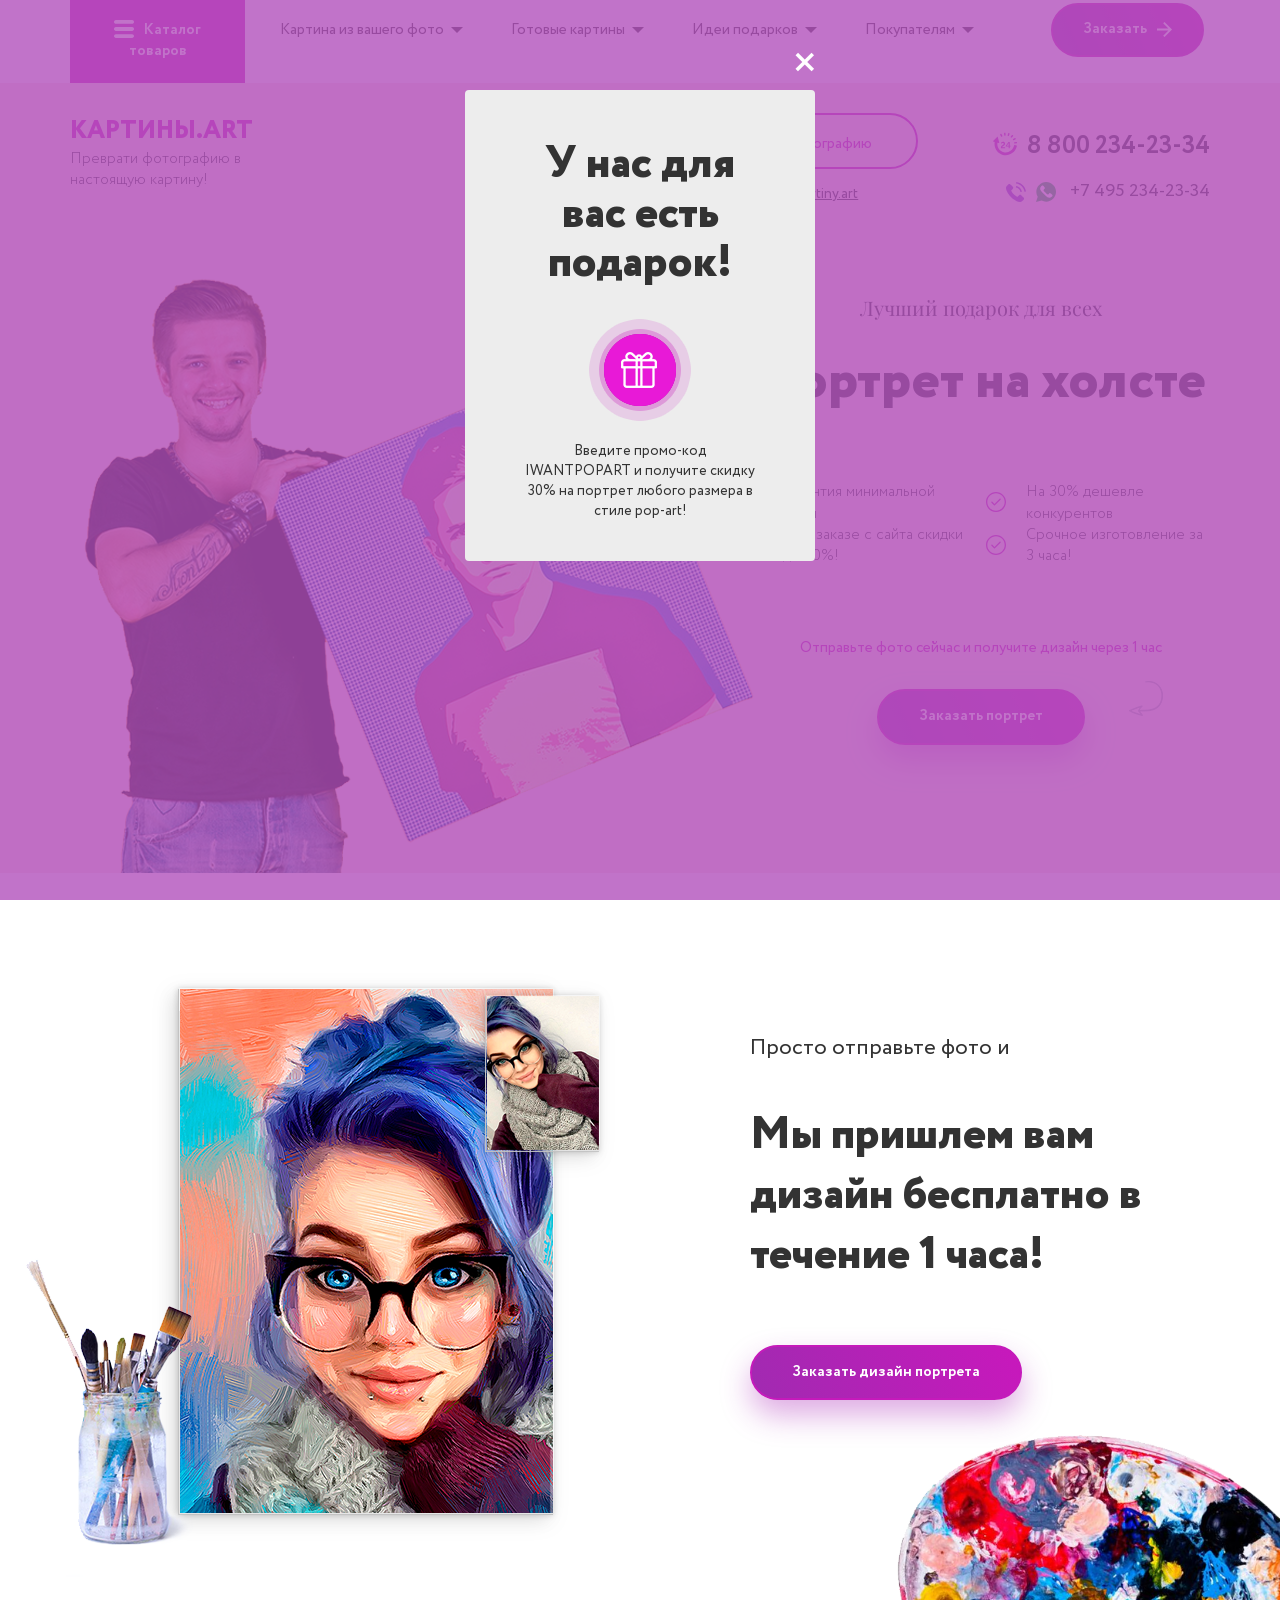
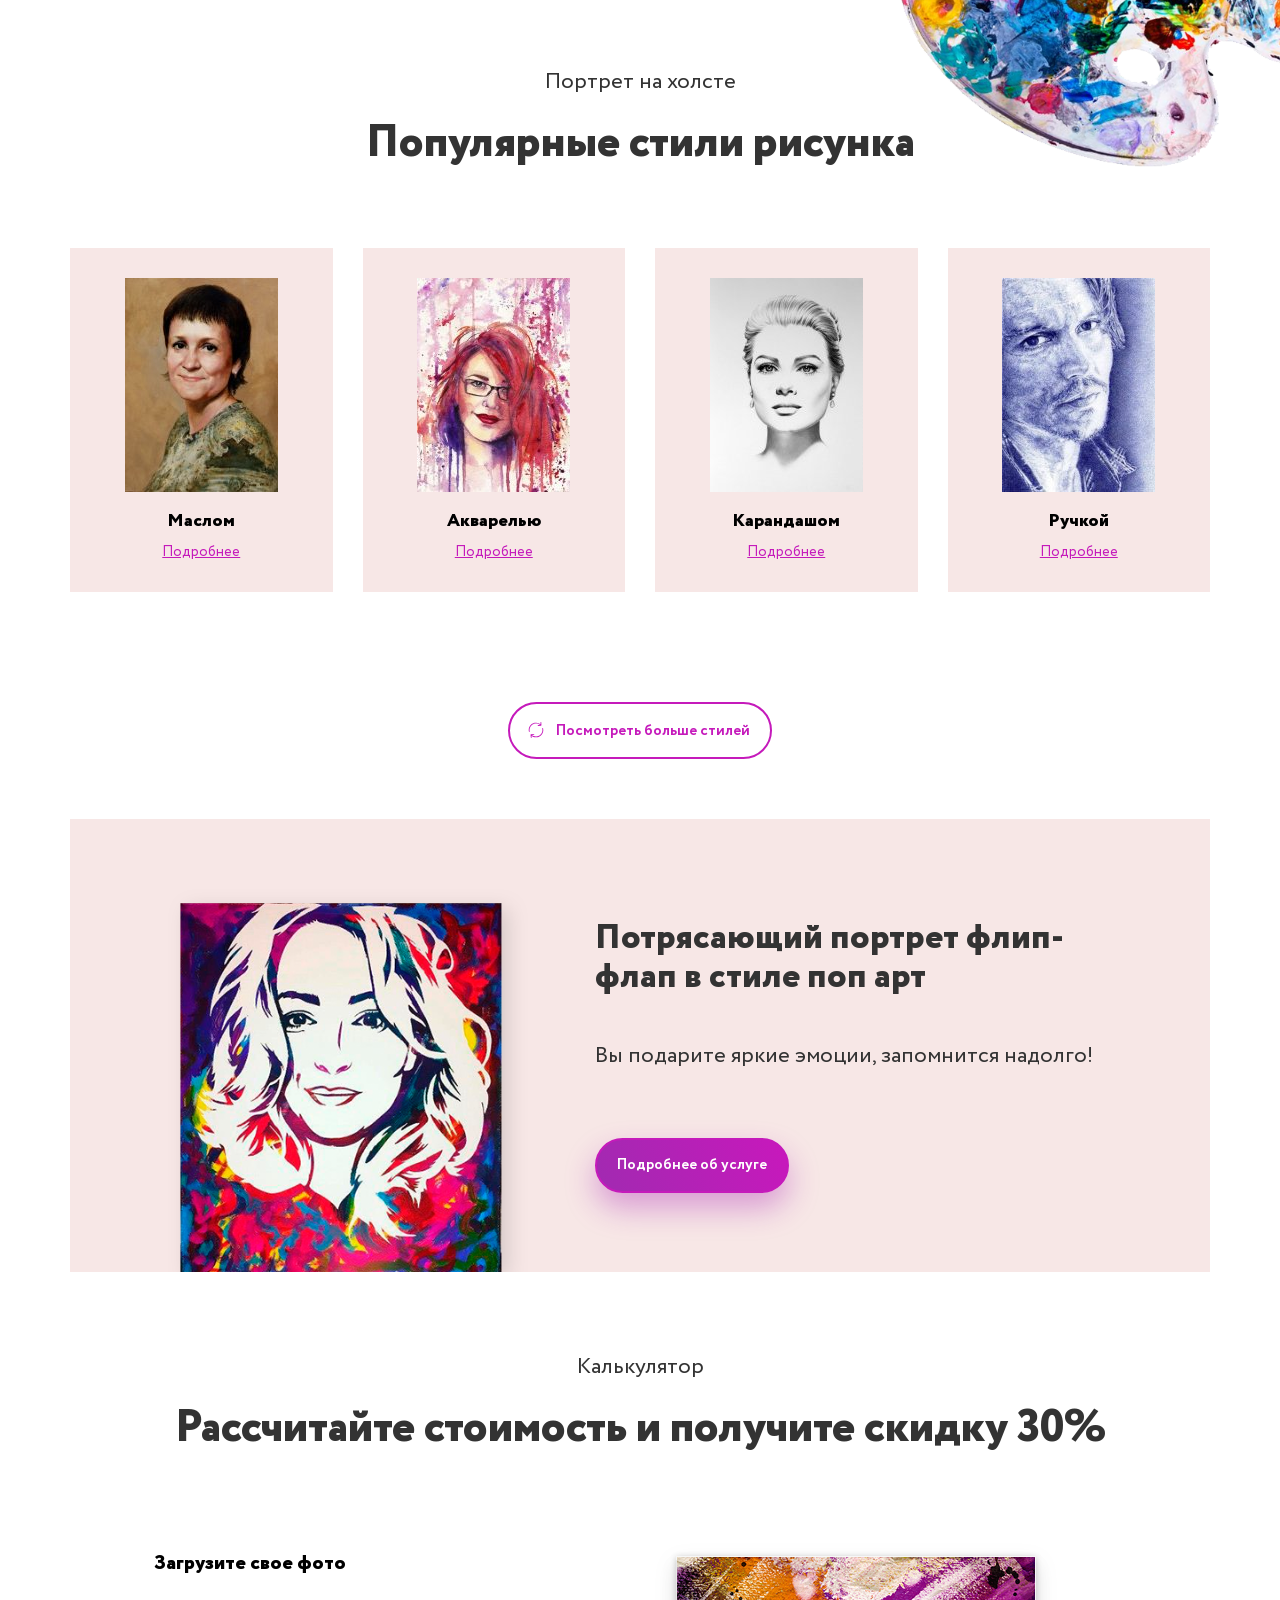
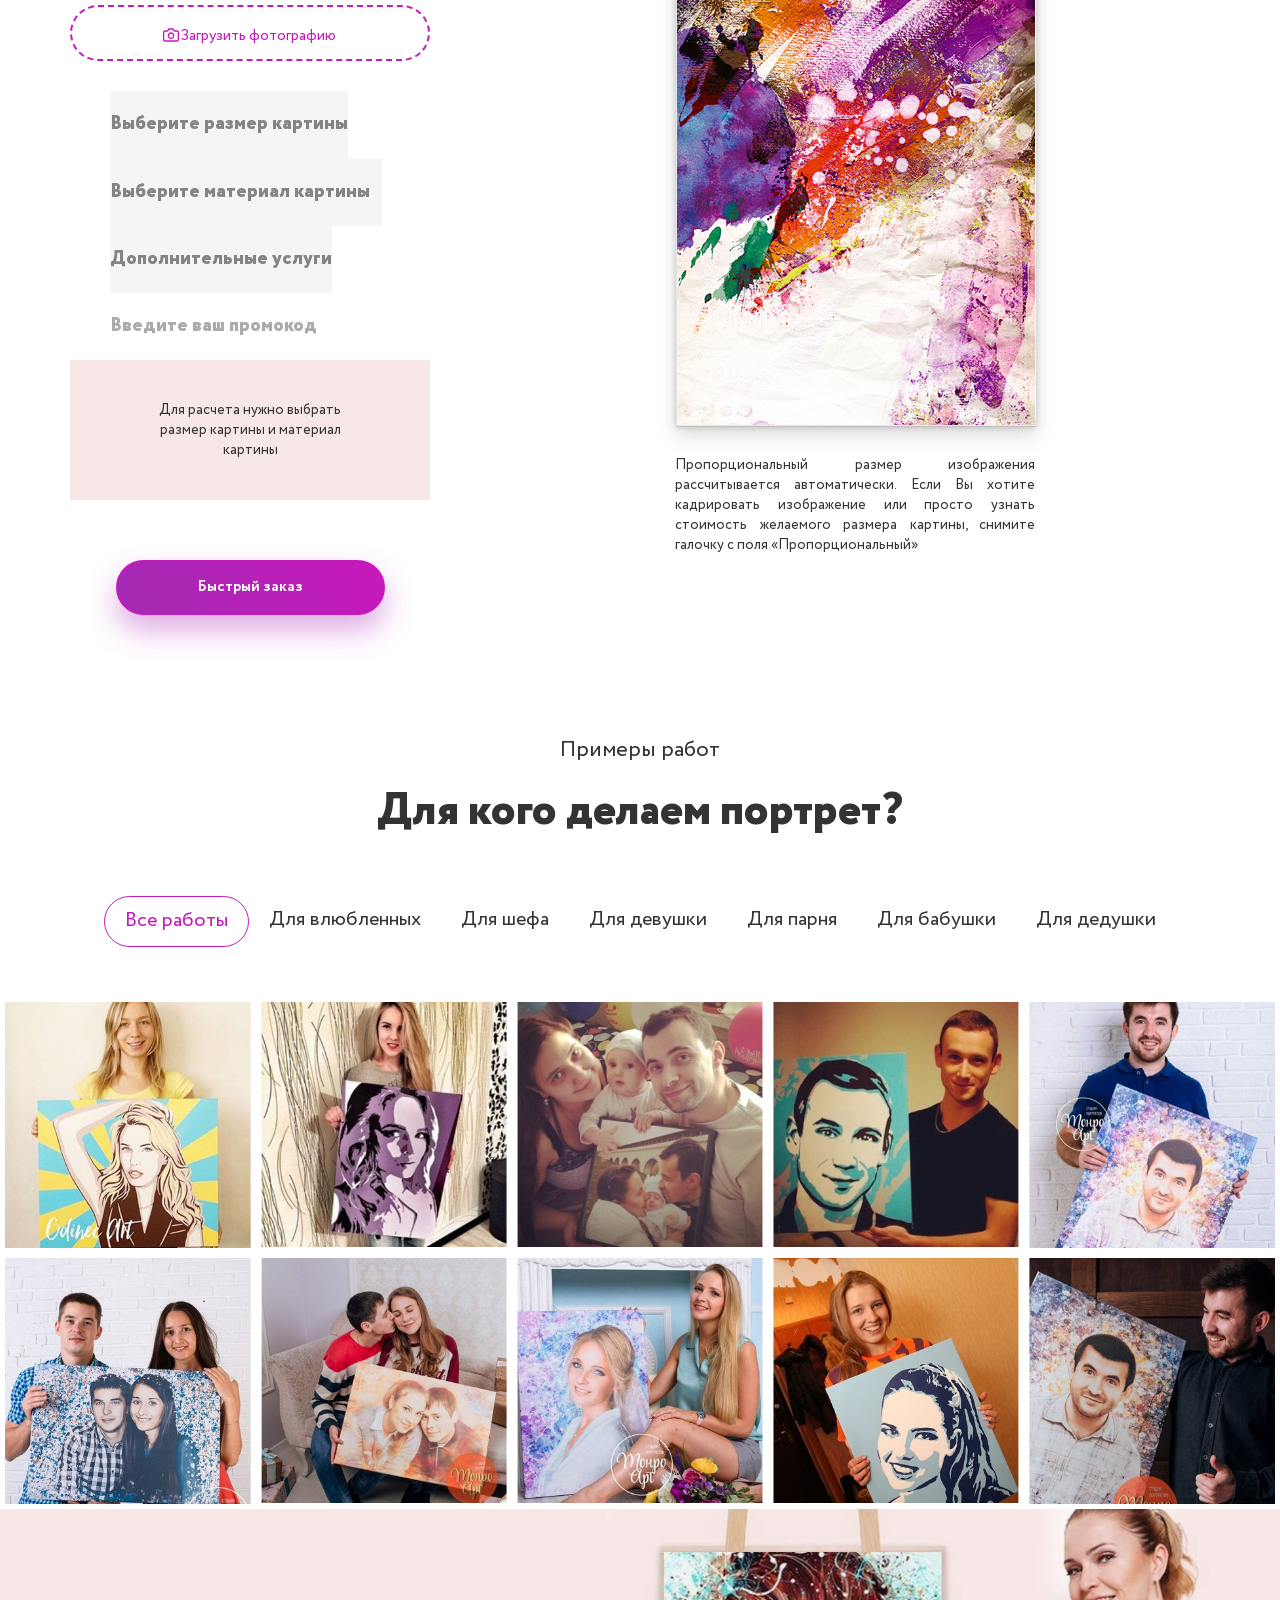
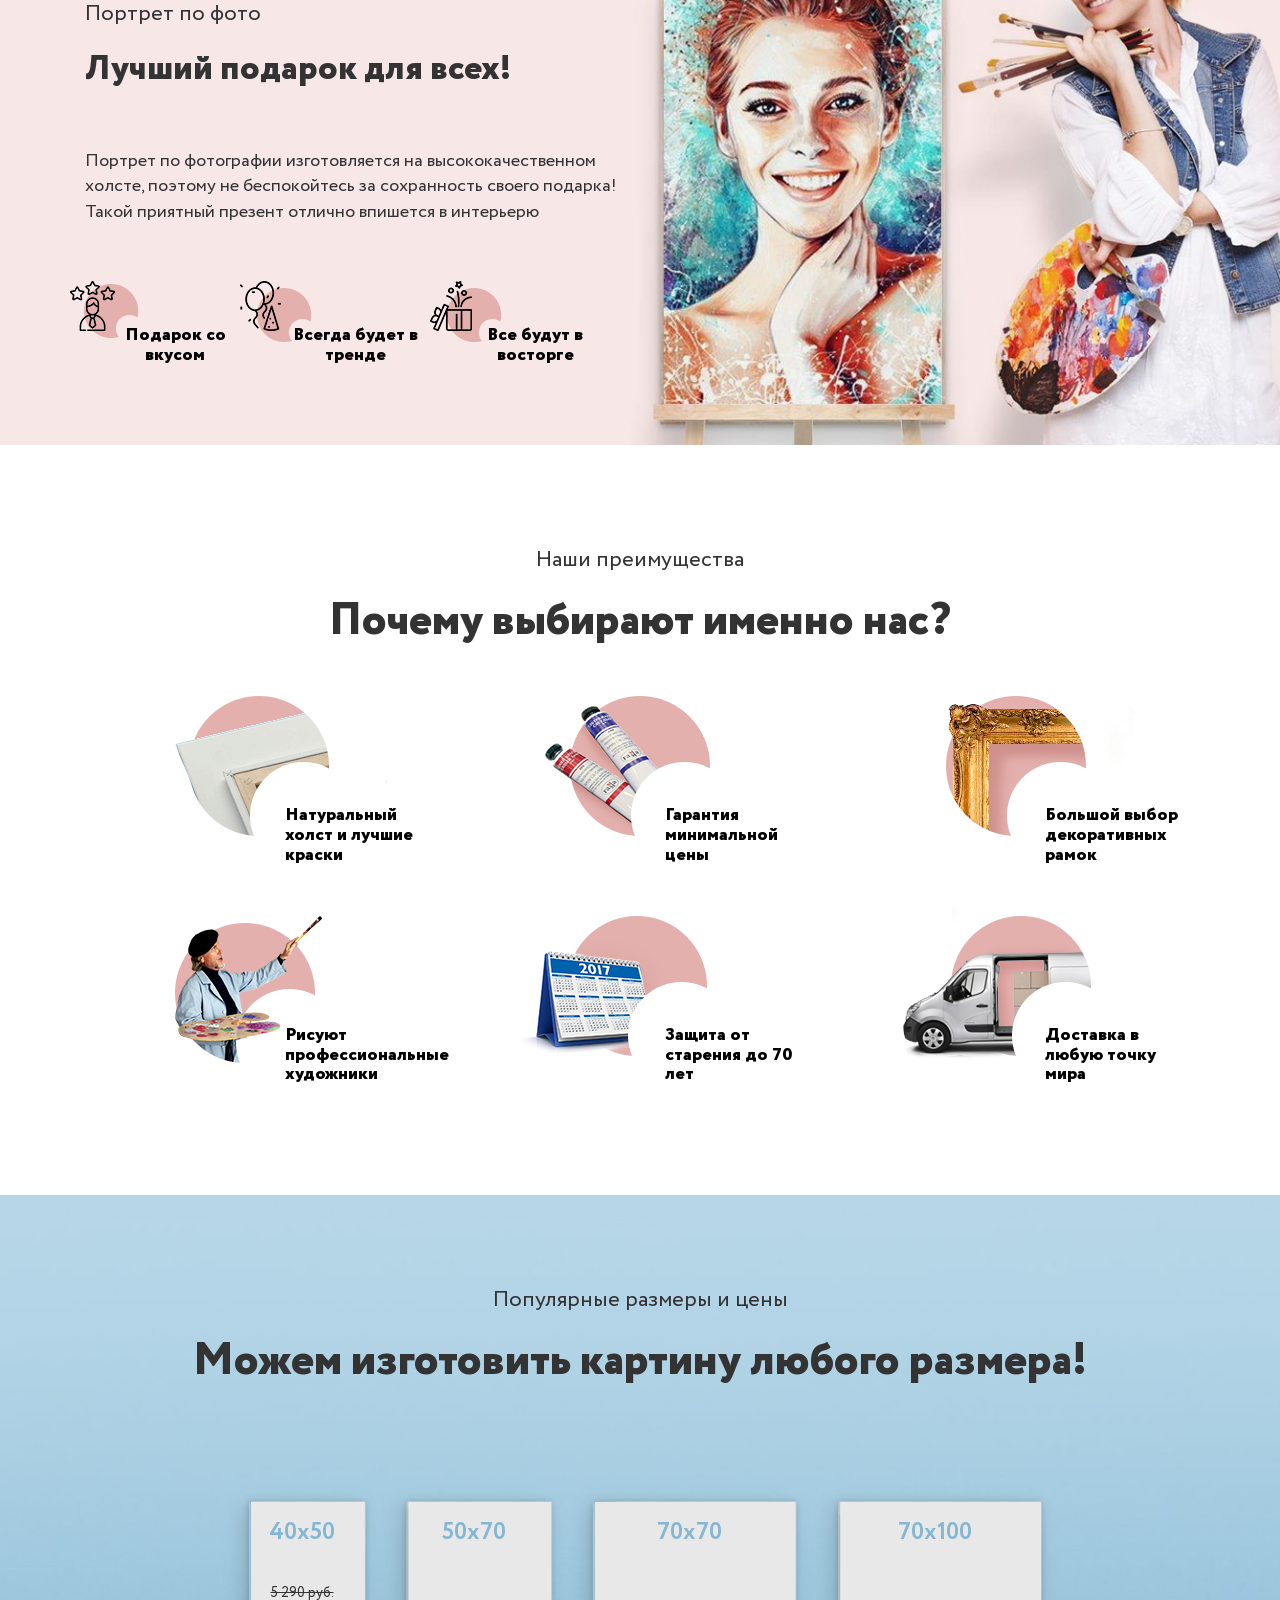
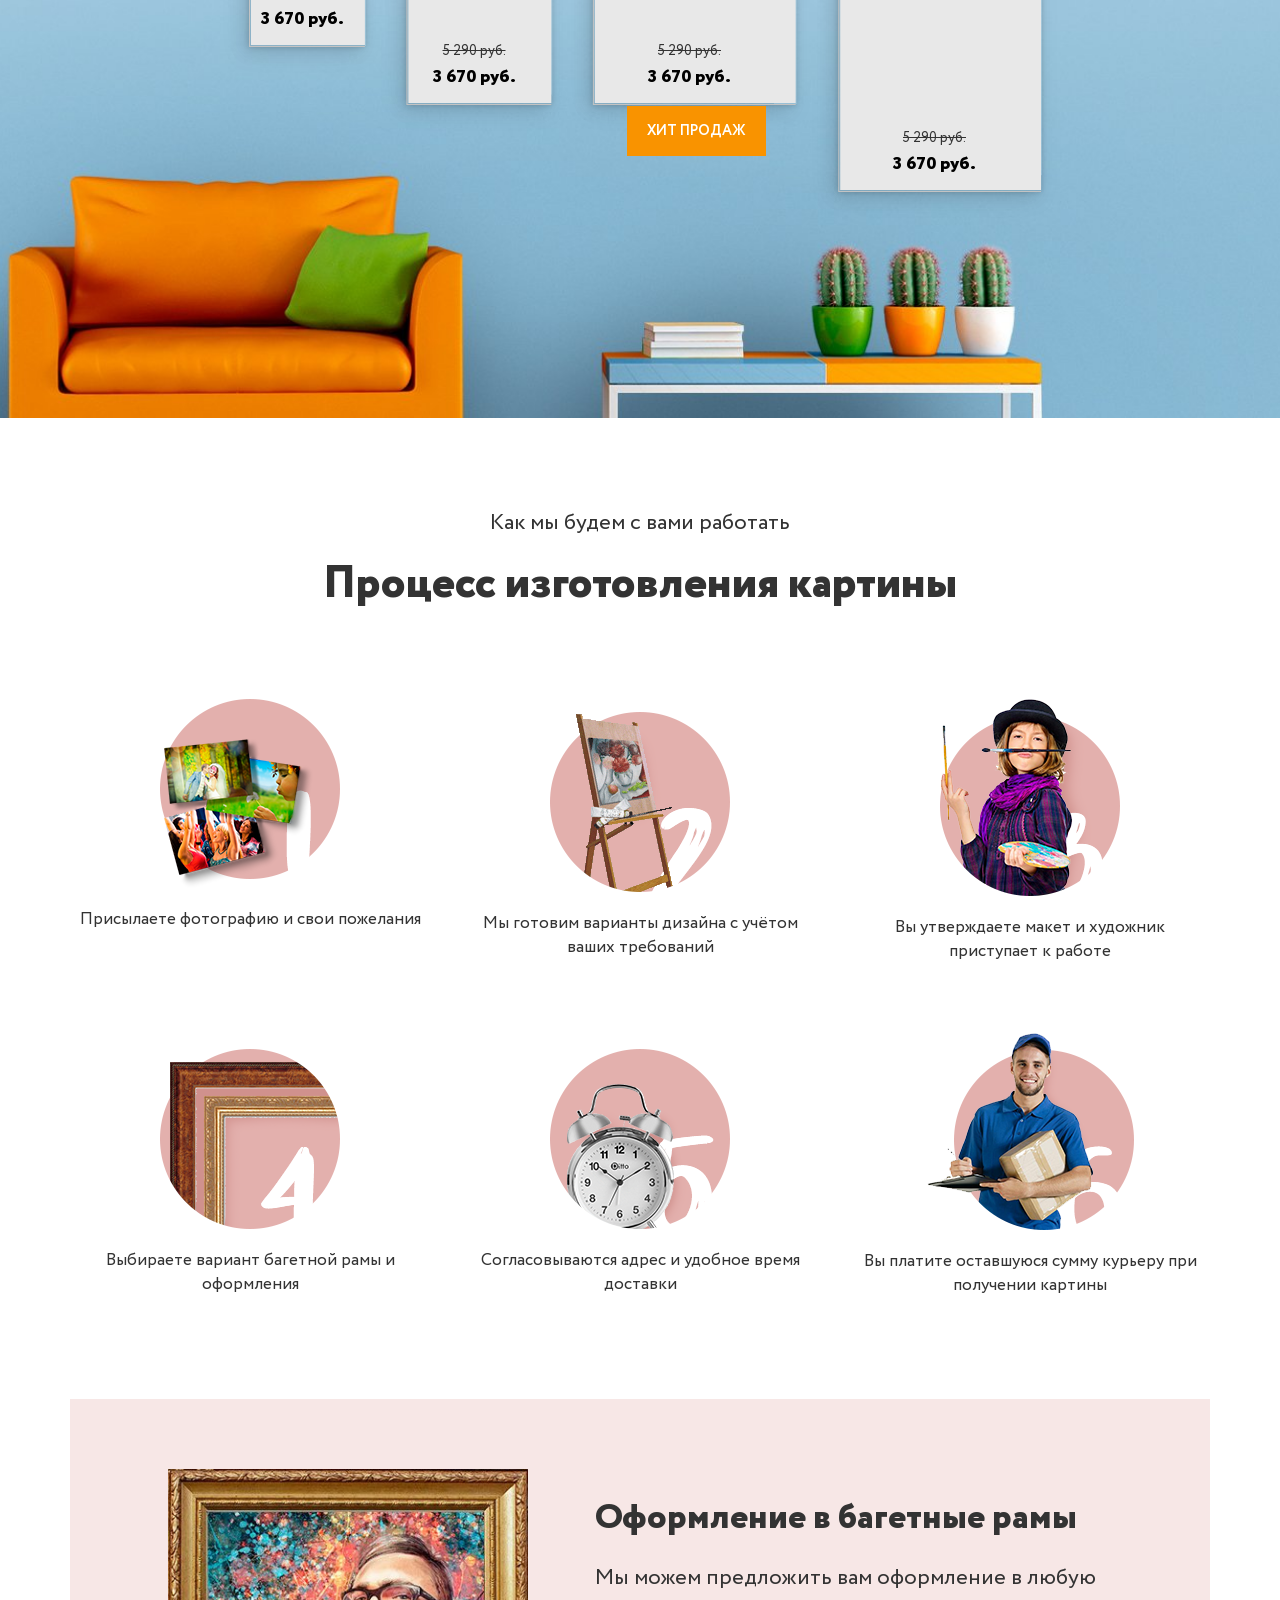
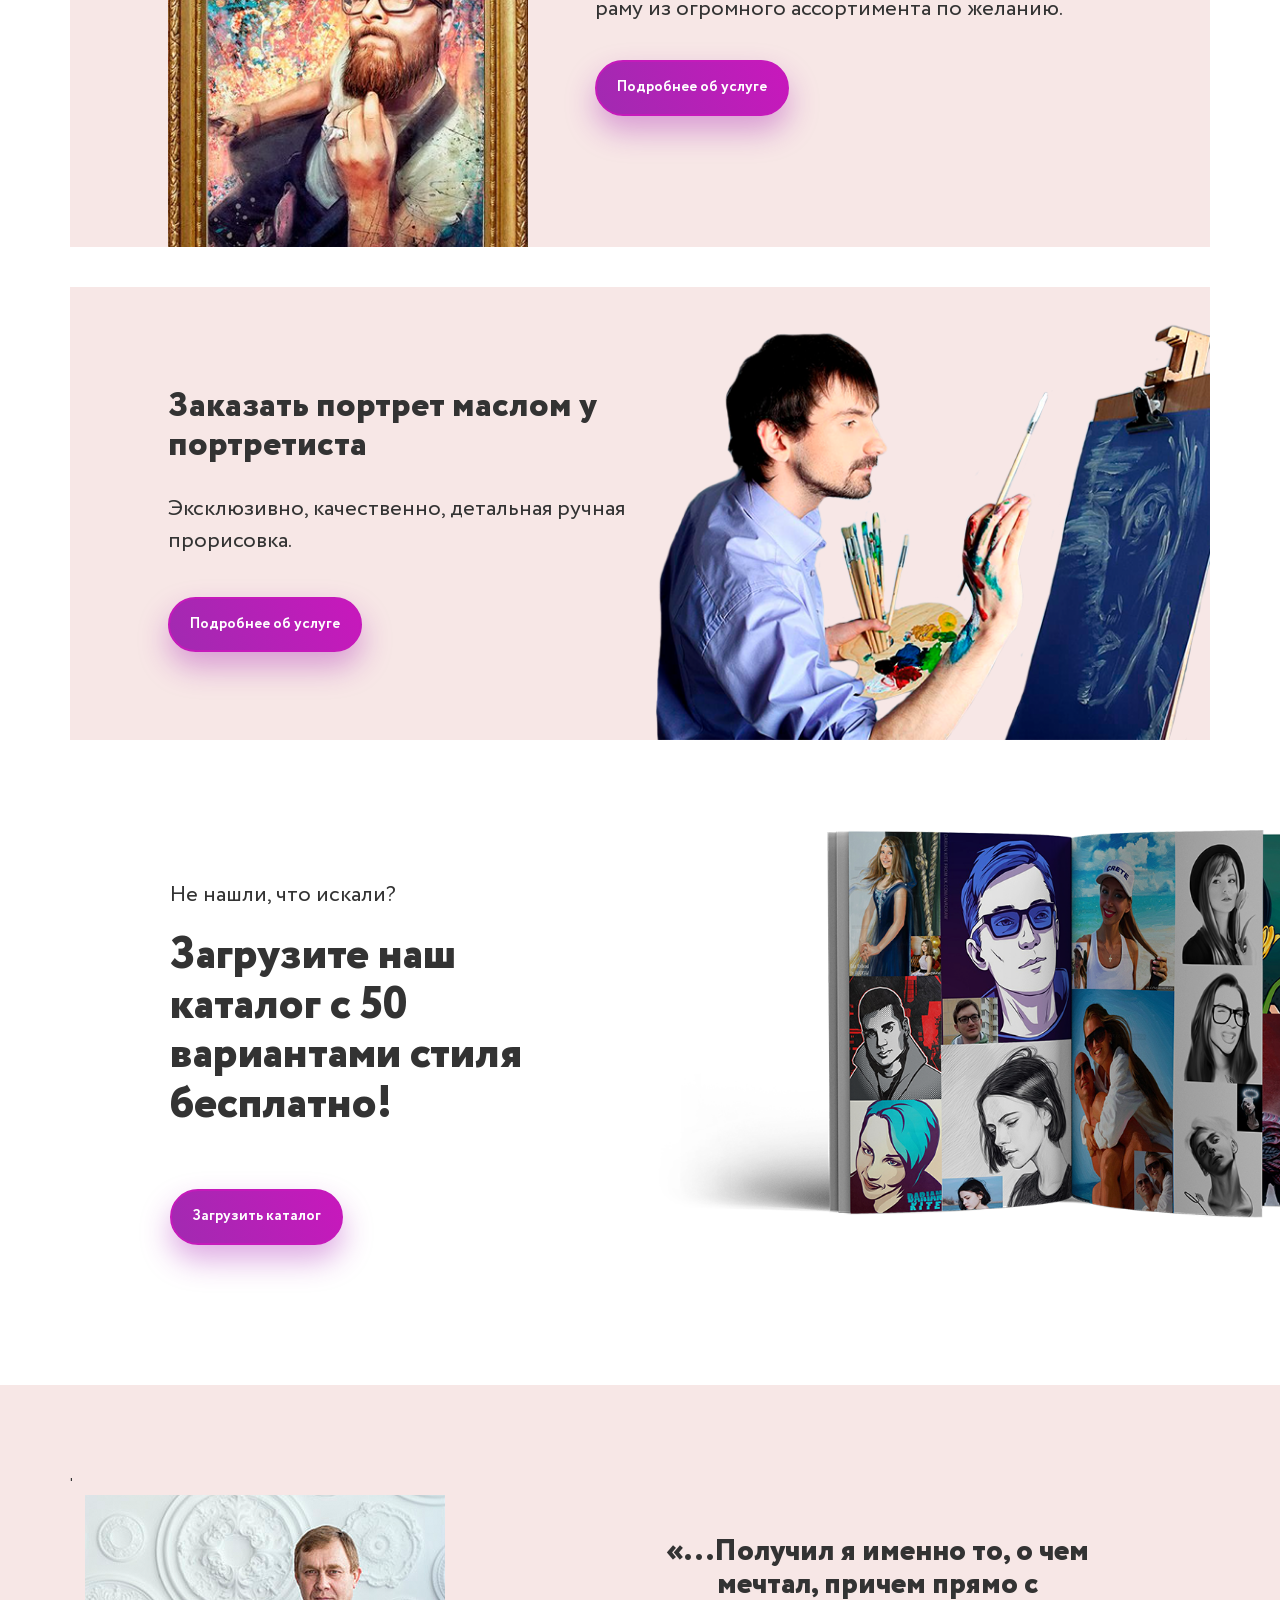
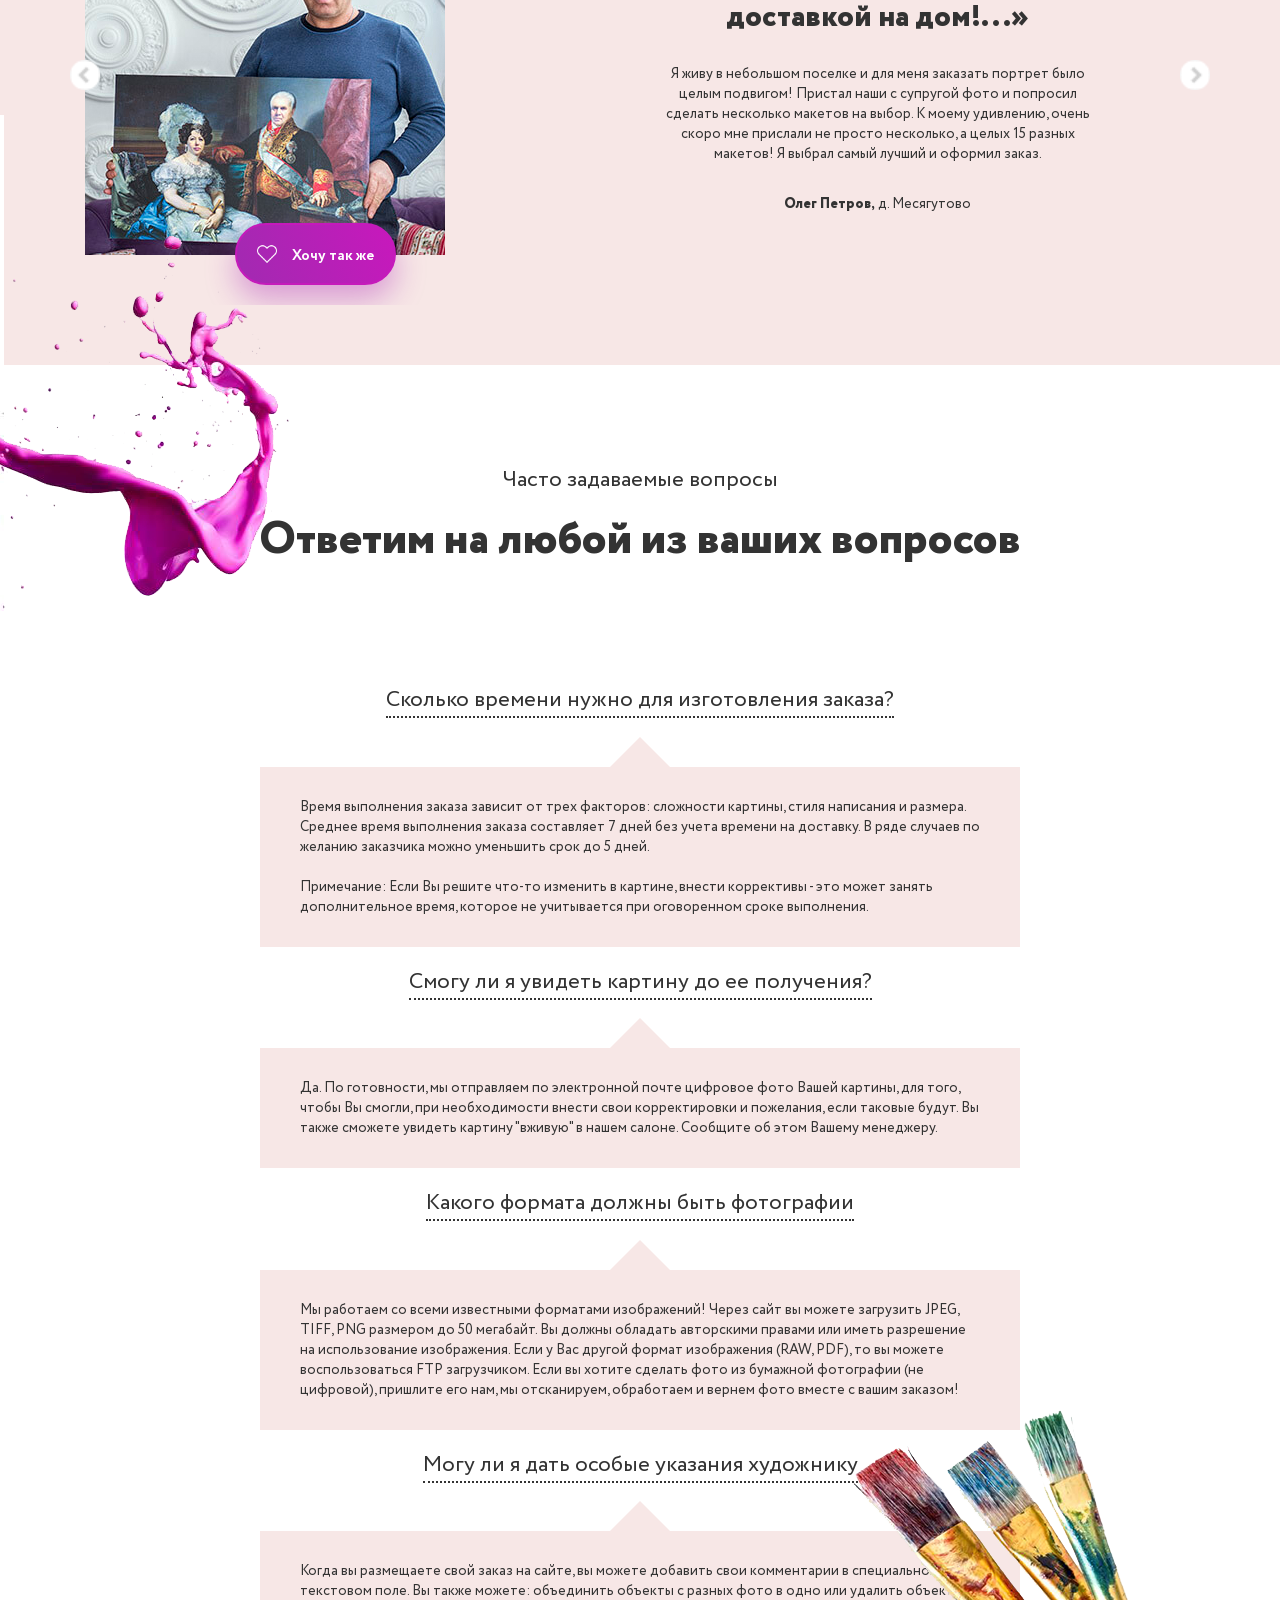
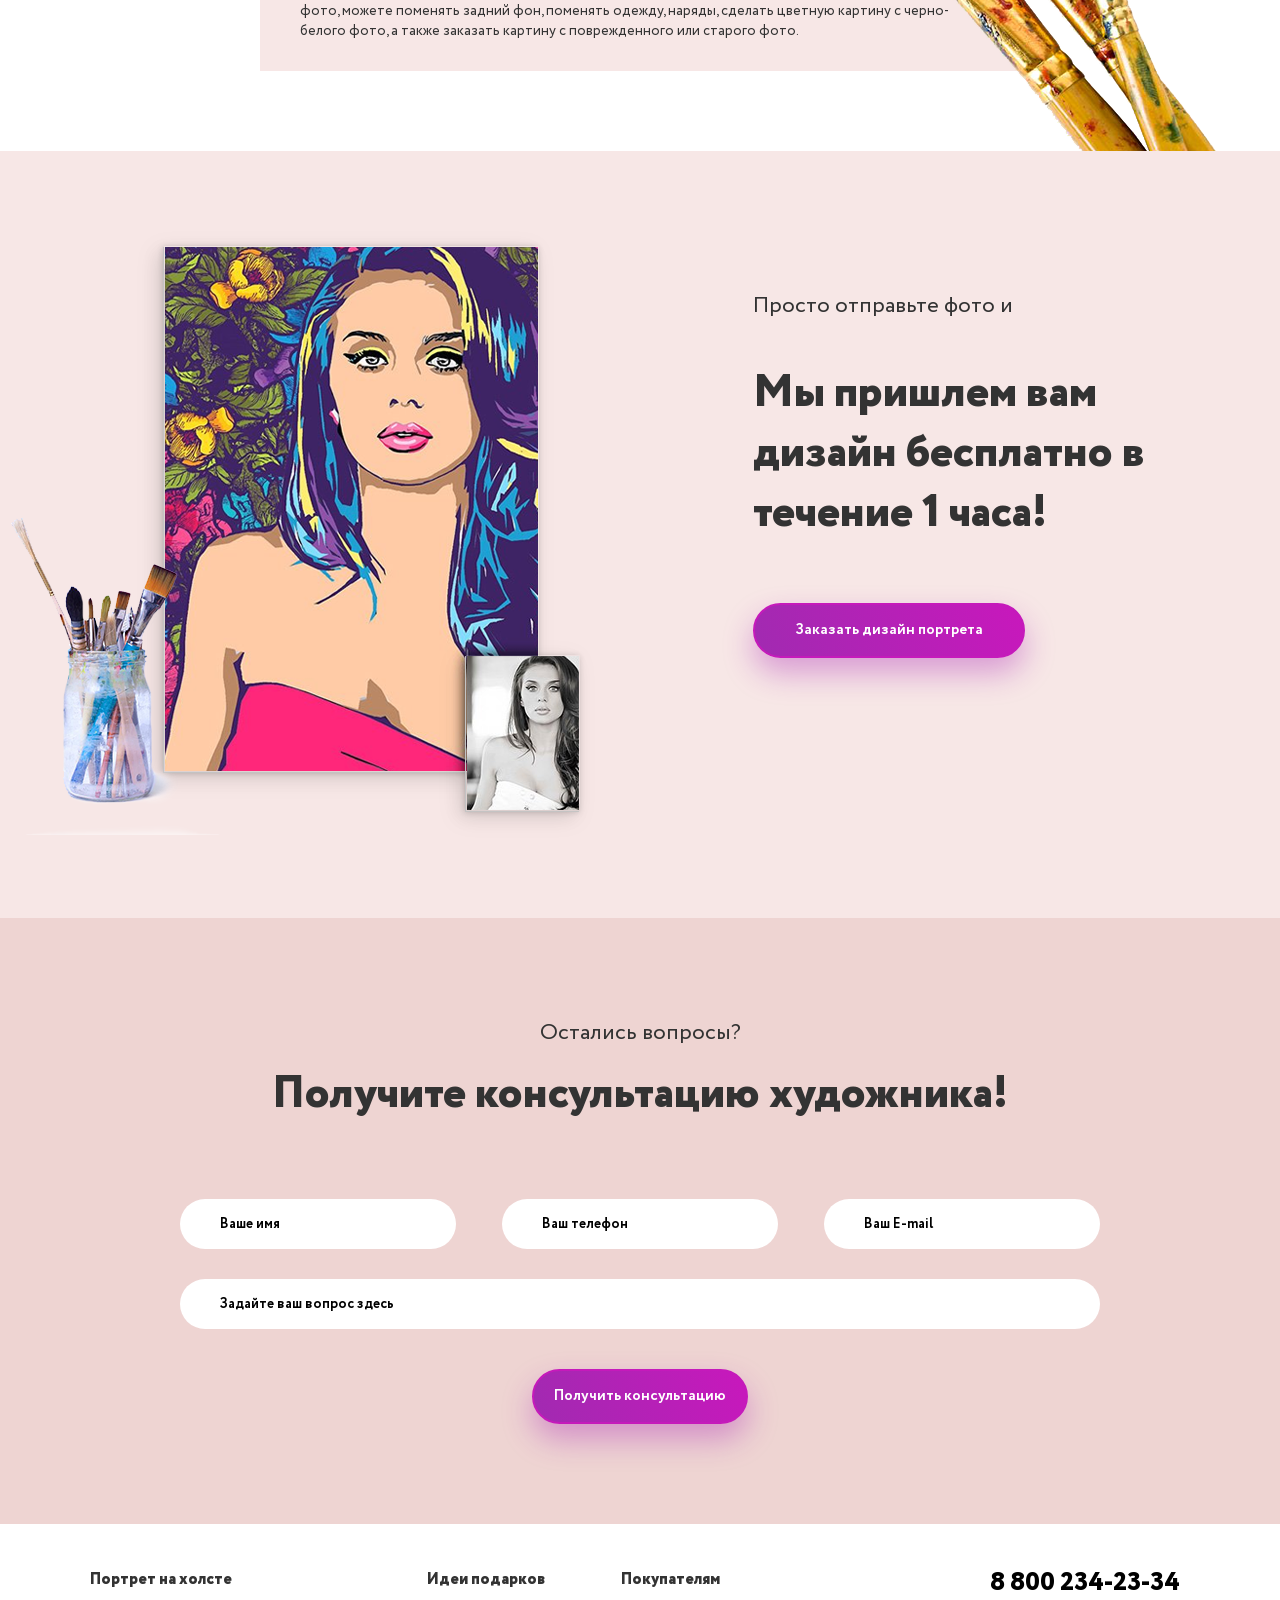
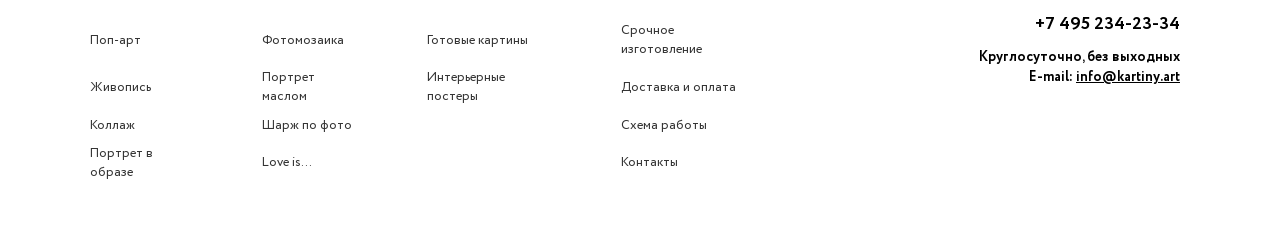
<file: portfolio/Picture/index.html>
<!DOCTYPE html>
<html lang=ru>
<head>
	<meta charset=UTF-8>
	<meta name=viewport content="width=device-width, initial-scale=1">
    <title>Картины.art - портрет на холсте</title>
    <link rel=stylesheet href=assets/css/bootstrap.css>
    <link rel="stylesheet" href="assets/css/animate.css">
	<link rel=stylesheet href=assets/css/main.css>
</head>
<body>
	<img class="fixed-gift wow pulse infinite" src=assets/img/gift.png alt>
	<header class=header>
		<div class=container>
			<div class="col-md-2 col-sm-3 col-xs-6">
				<button class=burger>
					<img src=assets/img/burger.svg alt><span>Каталог товаров</span>
				</button>
				<ul class=burger-menu>
					<li>
						<a href="#">Картина из вашего фото</a>
					</li>
					<li>
						<a href="#">Готовые картины</a>
					</li>
					<li>
						<a href="#">Идеи подарков</a>
					</li>
					<li>
						<a href="#">Покупателям</a>
					</li>
				</ul>
			</div>
			<div class="col-md-8 hidden-sm hidden-xs">
				<ul class=header-menu>
					<li>
						<a href="#">Картина из вашего фото</a>
						<ul class="burger-menu header-menu-sub">
							<li><a href=#styles>Фотомозаика</a></li>
							<li><a href=#styles>Шарж по фото</a></li>
							<li><a href=#styles>Love is...</a></li>
						</ul>
					</li>
					<li>
						<a href="#">Готовые картины</a>
						<ul class="burger-menu header-menu-sub">
							<li><a href=#portfolio>Портрет</a></li>
							<li><a href=#portfolio>Живопись</a></li>
							<li><a href=#portfolio>Коллаж</a></li>
						</ul>
					</li>
					<li>
						<a href="#">Идеи подарков</a>
						<ul class="burger-menu header-menu-sub">
							<li><a href=#portfolio>Готовые картины</a></li>
							<li><a href=#portfolio>Интерьерные постеры</a></li>
						</ul>
					</li>
					<li>
						<a href="#">Покупателям</a>
						<ul class="burger-menu header-menu-sub">
							<li><a href=#often-questions>Срочное изготовление</a></li>
							<li><a href=#often-questions>Доставка и оплата</a></li>
							<li><a href=#scheme>Схема работы</a></li>
							<li><a href=#footer>Контакты</a></li>
						</ul>
					</li>
				</ul>
			</div>
			<div class="col-md-2 col-md-offset-0 col-sm-3 col-sm-offset-6 col-xs-6">
				<div class=button-wrap>
					<button class="button button-order button-design">Заказать<img src=assets/img/button-right-arrow.svg alt></button>
				</div>
			</div>
		</div>
	</header>
	<main class=main>
		<div class=container>
			<div class=row>
				<div class="col-md-3 col-sm-4 col-xs-5">
					<p class=logo>Картины.art</p>
					<p class=logo-p>Преврати фотографию в настоящую картину!</p>
				</div>
				<div class="col-md-3 col-md-offset-3 col-sm-offset-0 col-sm-4 hidden-xs">
					<div class=file_upload>
						<button type=button>Загрузить фотографию</button>
						<div>Файл не выбран</div>
						<input type=file name=upload>
					</div>
					<p class=email>E-mail: <a href=mailto:info@kartiny.art>info@kartiny.art</a></p>
				</div>
				<div class="col-md-3 col-sm-4 col-xs-7">
					<p class=phone>8 800 234-23-34</p>
					<p class=phone-whatsapp><img class=icons src=assets/img/telephone.svg alt><img class=icons src=assets/img/whatsapp.svg alt> +7 495 234-23-34</p>
				</div>
			</div>
			<div class=row>
				<div class=col-md-7>
					<div class=main-slider>
						<div class=main-slider-item>
							<img src=assets/img/main-1.png alt>
						</div>
						<div class=main-slider-item>
							<img src=assets/img/main-2.png alt>
						</div>
					</div>
				</div>
				<div class=col-md-5>
					<p class=p-heading-italic>Лучший подарок для всех</p>
					<h1 class="wow fadeInUp">Портрет на холсте</h1>
					<div class=row>
						<div class="col-md-6 col-md-offset-0 col-sm-6 col-sm-offset-3">
							<p class=main-features><img src=assets/img/checked.svg alt>Гарантия минимальной цены</p>
						</div>
						<div class="col-md-6 col-md-offset-0 col-sm-6 col-sm-offset-3">
							<p class=main-features><img src=assets/img/checked.svg alt>На 30% дешевле конкурентов</p>
						</div>
						<div class="col-md-6 col-md-offset-0 col-sm-6 col-sm-offset-3">
							<p class=main-features><img src=assets/img/checked.svg alt>При заказе с сайта скидки до 30%!</p>
						</div>
						<div class="col-md-6 col-md-offset-0 col-sm-6 col-sm-offset-3">
							<p class=main-features><img src=assets/img/checked.svg alt>Срочное изготовление за 3 часа!</p>
						</div>
					</div>
					<p class=p-button>Отправьте фото сейчас и получите дизайн через 1 час</p>
					<button class="button button-order button-design"><img class=button-order-img src=assets/img/button-arrow.png alt>Заказать портрет</button>
				</div>
			</div>
		</div>
	</main>
	<section class=promo>
		<div class=container>
			<div class=col-md-7>
				<img class=promo-img src=assets/img/promo-1.png alt>
			</div>
			<div class=col-md-5>
				<p>Просто отправьте фото и</p>
				<h2 class="wow fadeInUp">Мы пришлем вам дизайн бесплатно в течение 1 часа!</h2>
				<button class="button button-order button-design">Заказать дизайн портрета</button>
			</div>
		</div>
		<img class=palette src=assets/img/palette.png alt>
	</section>
	<section class=styles id=styles>
		<div class=container>
			<p class=p-heading>Портрет на холсте</p>
			<h2>Популярные стили рисунка</h2>
			<div class=row>
				<div class="col-sm-3 col-sm-offset-0 col-xs-10 col-xs-offset-1">
					<div class=styles-block>
						<img src=assets/img/styles-1.jpg alt>
						<h4>Маслом</h4>
						<a href="#">Подробнее</a>
					</div>
				</div>
				<div class="col-sm-3 col-sm-offset-0 col-xs-10 col-xs-offset-1">
					<div class=styles-block>
						<img src=assets/img/styles-2.jpg alt>
						<h4>Акварелью</h4>
						<a href="#">Подробнее</a>
					</div>
				</div>
				<div class="col-sm-3 col-sm-offset-0 col-xs-10 col-xs-offset-1">
					<div class=styles-block>
						<img src=assets/img/styles-3.jpg alt>
						<h4>Карандашом</h4>
						<a href="#">Подробнее</a>
					</div>
				</div>
				<div class="col-sm-3 col-sm-offset-0 col-xs-10 col-xs-offset-1">
					<div class=styles-block>
						<img src=assets/img/styles-4.jpg alt>
						<h4>Ручкой</h4>
						<a href="#">Подробнее</a>
					</div>
				</div>
			</div>
			<button class="button button-transparent button-styles">Посмотреть больше стилей</button>
		</div>
		<img class=paints src=assets/img/paints.png alt>
	</section>
	<section class="card card-1 wow fadeIn">
		<div class=container>
			<div class=card-block>
				<div class=row>
					<div class="col-md-4 col-md-offset-1 col-sm-4 col-sm-offset-1">
						<img src=assets/img/card-1.png alt>
					</div>
					<div class="col-md-5 col-md-offset-1 col-sm-5 col-sm-offset-1">
						<div class=card-block-text>
							<h3>Потрясающий портрет флип-флап в стиле поп арт</h3>
							<p class=p-heading>Вы подарите яркие эмоции, запомнится надолго!</p>
							<button class="button button-order button-consultation  wow zoomIn">Подробнее об услуге</button>
						</div>
					</div>
				</div>
			</div>
		</div>
	</section>
	<section class=calc>
		<div class=container>
			<p class=p-heading>Калькулятор</p>
			<h2>Рассчитайте стоимость и получите скидку 30%</h2>
			<div class=row>
				<div class="col-md-4 col-offset-1">
					<form id="order" class="form calc_form" action=# method=POST enctype=multipart/form-data>
						<h4>Загрузите свое фото</h4>
						<div class=file_upload>
							<button type=button>Загрузить фотографию</button>
							<div>Файл не выбран</div>
							<input type=file name=upload>
						</div>
						<select id=size>
							<option value>Выберите размер картины</option>
							<option value="500">40x50</option>
							<option value="1000">50x70</option>
							<option value="1500">70x70</option>
							<option value="2000">70x100</option>
						</select>
						<select id=material>
							<option value>Выберите материал картины</option>
							<option value="1" title="Изящный, позволяет легко создавать текстуру, подходит для декоративных картин маслом.">Холст из волокна</option>
							<option value="1.2"  title="Достаточно грубый и создает ощущение реальности, подходит для классических пейзажей, натюрмортов и портретов.">Льняной холст</option>
							<option value="1.5" title="Изящный, подходит для всех типов реалистичных портретов.">Холст из натурального хлопка</option>
						</select>
						<select id=options>
							<option value="0">Дополнительные услуги</option>
							<option value="1000">Покрытие арт-гелем</option>
							<option value="2000">Экспресс-изготовление</option>
							<option value="500">Доставка готовых работ </option>
						</select>
						<input type="text" class="promocode" placeholder="Введите ваш промокод">
						<div class=calc-price>Для расчета нужно выбрать размер картины и материал картины</div>
						<button class="button button-order">Быстрый заказ</button>
					</form>
				</div>
				<div class="col-md-4 col-md-offset-2 hidden-sm hidden-xs">
					<img src=assets/img/calc-1.png alt>
					<p class=calc-text>Пропорциональный размер изображения рассчитывается автоматически. Если Вы хотите кадрировать изображение или просто узнать стоимость желаемого размера картины, снимите галочку с поля «Пропорциональный»</p>
				</div>
			</div>
		</div>
	</section>
	<section class=portfolio id=portfolio>
		<div class=container>
			<div class=p-heading>Примеры работ</div>
			<h2>Для кого делаем портрет?</h2>
			<ul class=portfolio-menu>
				<li class="all active">Все работы</li>
				<li class=lovers>Для влюбленных</li>
				<li class=chef>Для шефа</li>
				<li class=girl>Для девушки</li>
				<li class=guy>Для парня</li>
				<li class=grandmother>Для бабушки</li>
				<li class=granddad>Для дедушки</li>
			</ul>
		</div>
		<div class=portfolio-wrapper>
			<div class="portfolio-block all girl">
				<img src=assets/img/portfolio-1.jpg alt>
			</div>
			<div class="portfolio-block all girl">
				<img src=assets/img/portfolio-2.jpg alt>
			</div>
			<div class="portfolio-block all lovers">
				<img src=assets/img/portfolio-3.jpg alt>
			</div>
			<div class="portfolio-block all guy">
				<img src=assets/img/portfolio-4.jpg alt>
			</div>
			<div class="portfolio-block all chef">
				<img src=assets/img/portfolio-5.jpg alt>
			</div>
			<div class="portfolio-block all lovers">
				<img src=assets/img/portfolio-6.jpg alt>
			</div>
			<div class="portfolio-block all lovers">
				<img src=assets/img/portfolio-7.jpg alt>
			</div>
			<div class="portfolio-block all girl">
				<img src=assets/img/portfolio-8.jpg alt>
			</div>
			<div class="portfolio-block all girl">
				<img src=assets/img/portfolio-9.jpg alt>
			</div>
			<div class="portfolio-block all chef">
				<img src=assets/img/portfolio-10.jpg alt>
			</div>
		</div>
		<div class=container>
			<p class=portfolio-no>Таких портретов мы еще не делали, хотите быть первыми?</p>
		</div>
	</section>
	<section class=gift>
		<div class=container>
			<div class=col-md-6>
				<p class=p-heading>Портрет по фото</p>
				<h3>Лучший подарок для всех!</h3>
				<p class=gift-text>Портрет по фотографии изготовляется на высококачественном холсте, поэтому не беспокойтесь за сохранность своего подарка! Такой приятный презент отлично впишется в интерьерю</p>
				<div class=gift-features>
					<div class=col-sm-4>
						<h4 class="wow swing" data-wow-delay="0.2s"><img class=gift-img-1 src=assets/img/gift-1.png alt>Подарок со вкусом</h4>
					</div>
					<div class=col-sm-4>
						<h4 class="wow swing" data-wow-delay="0.4s"><img class=gift-img-2 src=assets/img/gift-2.png alt>Всегда будет в тренде</h4>
					</div>
					<div class=col-sm-4>
						<h4 class="wow swing" data-wow-delay="0.6s"><img class=gift-img-3 src=assets/img/gift-3.png alt>Все будут в восторге</h4>
					</div>
				</div>
			</div>
		</div>
	</section>
	<section class=features>
		<div class=container>
			<p class=p-heading>Наши преимущества</p>
			<h2>Почему выбирают именно нас?</h2>
			<div class="col-md-4 col-sm-6 wow rotateIn" data-wow-delay="0.1s">
				<h4><img class=features-img-1 src=assets/img/features-1.png alt>Натуральный холст и лучшие краски</h4>
			</div>
			<div class="col-md-4 col-sm-6  wow rotateIn" data-wow-delay="0.2s">
				<h4><img class=features-img-2 src=assets/img/features-2.png alt>Гарантия минимальной цены</h4>
			</div>
			<div class="col-md-4 col-sm-6  wow rotateIn" data-wow-delay="0.3s">
				<h4><img class=features-img-3 src=assets/img/features-3.png alt>Большой выбор декоративных рамок</h4>
			</div>
			<div class="col-md-4 col-sm-6  wow rotateIn" data-wow-delay="0.4s">
				<h4><img class=features-img-4 src=assets/img/features-4.png alt>Рисуют профессиональные художники</h4>
			</div>
			<div class="col-md-4 col-sm-6  wow rotateIn" data-wow-delay="0.5s">
				<h4><img class=features-img-5 src=assets/img/features-5.png alt>Защита от старения до 70 лет</h4>
			</div>
			<div class="col-md-4 col-sm-6  wow rotateIn" data-wow-delay="0.6s">
				<h4><img class=features-img-6 src=assets/img/features-6.png alt>Доставка в любую точку мира</h4>
			</div>
		</div>
	</section>
	<section class=sizes>
		<div class=container>
			<div class=p-heading>Популярные размеры и цены</div>
			<h2>Можем изготовить картину любого размера!</h2>
			<div class="col-md-10 col-md-offset-1 col-xs-12 col-xs-offset-0">
				<div class=sizes-wrapper>
					<div class=sizes-block>
						<img class=size-1 src=assets/img/sizes-1.png alt>
						<p class=size>40x50</p>
						<p class=starting-price>5 290 руб.</p>
						<p class=final-price>3 670 руб.</p>
					</div>
					<div class=sizes-block>
						<img class=size-2 src=assets/img/sizes-2.png alt>
						<p class=size>50x70</p>
						<p class=starting-price>5 290 руб.</p>
						<p class=final-price>3 670 руб.</p>
					</div>
					<div class=sizes-block>
						<img class=size-3 src=assets/img/sizes-3.png alt>
						<p class=size>70x70</p>
						<p class=starting-price>5 290 руб.</p>
						<p class=final-price>3 670 руб.</p>
						<p class=sizes-hit>Хит продаж</p>
					</div>
					<div class=sizes-block>
						<img class=size-4 src=assets/img/sizes-4.png alt>
						<p class=size>70x100</p>
						<p class=starting-price>5 290 руб.</p>
						<p class=final-price>3 670 руб.</p>
					</div>
				</div>
			</div>
		</div>
	</section>
	<section class=scheme id=scheme>
		<div class=container>
			<p class=p-heading>Как мы будем с вами работать</p>
			<h2>Процесс изготовления картины</h2>
			<div class=row>
				<div class="col-md-4 col-sm-6 col-xs-12">
					<div class=scheme-block>
						<img src=assets/img/scheme-1.png alt>
						<p>Присылаете фотографию и свои пожелания</p>
					</div>
				</div>
				<div class="col-md-4 col-sm-6 col-xs-12">
					<div class=scheme-block style="position: relative; top: 1.3rem;">
						<img src=assets/img/scheme-2.png alt>
						<p>Мы готовим варианты дизайна с учётом ваших требований</p>
					</div>
				</div>
				<div class="col-md-4 col-sm-6 col-xs-12">
					<div class=scheme-block>
						<img src=assets/img/scheme-3.png alt>
						<p>Вы утверждаете макет и художник приступает к работе</p>
					</div>
				</div>
				<div class="col-md-4 col-sm-6 col-xs-12">
					<div class=scheme-block>
						<img src=assets/img/scheme-4.png alt>
						<p>Выбираете вариант багетной рамы и оформления</p>
					</div>
				</div>
				<div class="col-md-4 col-sm-6 col-xs-12">
					<div class=scheme-block>
						<img src=assets/img/scheme-5.png alt>
						<p>Согласовываются адрес и удобное время доставки</p>
					</div>
				</div>
				<div class="col-md-4 col-sm-6 col-xs-12">
					<div class=scheme-block style="position: relative; top: -1.6rem;">
						<img src=assets/img/scheme-6.png alt>
						<p>Вы платите оставшуюся сумму курьеру при получении картины</p>
					</div>
				</div>
			</div>
		</div>
	</section>
	<section class="card card-2 wow fadeIn">
		<div class=container>
			<div class=card-block>
				<div class=row>
					<div class="col-md-4 col-md-offset-1 col-sm-4 col-sm-offset-1">
						<img src=assets/img/card-2.jpg alt>
					</div>
					<div class="col-md-5 col-md-offset-1 col-sm-5 col-sm-offset-1">
						<div class=card-block-text>
							<h3>Оформление в багетные рамы</h3>
							<p class=p-heading>Мы можем предложить вам оформление в любую раму из огромного ассортимента по желанию.</p>
							<button class="button button-order button-consultation wow zoomIn">Подробнее об услуге</button>
						</div>
					</div>
				</div>
			</div>
		</div>
	</section>
	<section class="card card-3 wow fadeIn">
		<div class=container>
			<div class=card-block>
				<div class=row>
					<div class="col-md-5 col-md-offset-1 col-sm-5 col-sm-offset-1">
						<div class=card-block-text>
							<h3>Заказать портрет маслом у портретиста</h3>
							<p class=p-heading>Эксклюзивно, качественно, детальная ручная прорисовка.</p>
							<button class="button button-order button-consultation zoomIn">Подробнее об услуге</button>
						</div>
					</div>
					<div class="col-md-6 col-sm-6">
						<img src=assets/img/card-3.png alt>
					</div>
				</div>
			</div>
		</div>
	</section>
	<section class=promo-2>
		<div class=container>
			<div class=row>
				<div class=col-md-5>
					<div class=promo-2-block>
						<p class=p-heading>Не нашли, что искали?</p>
						<h2 class="wow fadeInUp">Загрузите наш каталог с 50 вариантами стиля бесплатно!</h2>
						<button class="button button-order">Загрузить каталог</button>
					</div>
				</div>
				<div class=col-md-7><img src=assets/img/promo-2.png alt></div>
			</div>
		</div>
	</section>
	<div class=feedback>
		<div class=container>
			<div class=feedback-slider style="position:relative; height: 400px;">
				<button class="main-slider-btn main-prev-btn">
					<img src="assets/img/left-arr.png" alt="left">
				</button>'
				<button class="main-slider-btn main-next-btn">
					<img src="assets/img/right-arr.png" alt="right">
				</button>
				<div class=feedback-slider-item>
					<div class=col-sm-5>
						<div class=feedback-block>
							<img src=assets/img/feedback-1.png alt>
							<button class="button button-order button-design">Хочу так же</button>
						</div>
					</div>
					<div class="col-sm-5 col-sm-offset-1">
						<p class=feedback-heading>«...Получил я именно то, о чем мечтал, причем прямо с доставкой на дом!...»</p>
						<p class=feedback-text>Я живу в небольшом поселке и для меня заказать портрет было целым подвигом! Пристал наши с супругой фото и попросил сделать несколько макетов на выбор. К моему удивлению, очень скоро мне прислали не просто несколько, а целых 15 разных макетов! Я выбрал самый лучший и оформил заказ.</p>
						<p class=feedback-signature><span>Олег Петров,</span> д. Месягутово</p>
					</div>
				</div>
				<div class=feedback-slider-item>
					<div class=col-sm-5>
						<div class=feedback-block>
							<img src=assets/img/feedback-2.jpg alt>
							<button class="button button-order button-design">Хочу так же</button>
						</div>
					</div>
					<div class="col-sm-5 col-sm-offset-1">
						<p class=feedback-heading>«...Я в восторге! Не думала, что портрет может быть настолько красивым!...»</p>
						<p class=feedback-text>Подруге муж подарил портрет, и мне тоже захотелось заказать. Из всех макетов этот сразу запал в душу! И отлично вписывется в интерьер моей гостинной. Теперь он висит тут на почетном месте, и я каждый раз любую им. Всем моим родным тоже очень понравился!</p>
						<p class=feedback-signature><span>Ирина Антонова,</span> г. Кисловодск</p>
					</div>
				</div>
				<div class=feedback-slider-item>
					<div class=col-sm-5>
						<div class=feedback-block>
							<img src=assets/img/feedback-3.jpg alt>
							<button class="button button-order button-design">Хочу так же</button>
						</div>
					</div>
					<div class="col-sm-5 col-sm-offset-1">
						<p class=feedback-heading>«...Неожиданный подарок на день рождения от друзей...»</p>
						<p class=feedback-text>Хочу поделиться впечатлениями от полученного вчера подарка. Классная работа, выполненная, натуральными красками! Я как человек педантичный, люблю мелочи, для меня они очень важны, и здесь они прикольно сделаны – часы нарисовали, свитерок мой любимый, маечка с резиночкой. Очень позитивный шарж, сделанный по моей фотографии.</p>
						<p class=feedback-signature><span>Нарек Маргарян,</span> г. Великие Луки</p>
					</div>
				</div>
			</div>
		</div>
	</div>
	<section class=often-questions id=often-questions>
		<div class=container>
			<img class=spirt src=assets/img/spirt.png alt>
			<p class=p-heading>Часто задаваемые вопросы</p>
			<h2>Ответим на любой из ваших вопросов</h2>
			<div id=accordion>
				<p class="accordion-heading col-md-8 col-md-offset-2"><span>Сколько времени нужно для изготовления заказа?</span></p>
				<div class="col-md-8 col-md-offset-2 accordion-block">
					<p>
						Время выполнения заказа зависит от трех факторов: сложности картины, стиля написания и размера. Среднее время выполнения заказа составляет 7 дней без учета времени на доставку. В ряде случаев по желанию заказчика можно уменьшить срок до 5 дней.<br><br>Примечание: Если Вы решите что-то изменить в картине, внести коррективы - это может занять дополнительное время, которое не учитывается при оговоренном сроке выполнения.
					</p>
				</div>
				<p class="accordion-heading col-md-8 col-md-offset-2"><span>Смогу ли я увидеть картину до ее получения?</span></p>
				<div class="col-md-8 col-md-offset-2 accordion-block">
					<p>
						Да. По готовности, мы отправляем по электронной почте цифровое фото Вашей картины, для того, чтобы Вы смогли, при необходимости внести свои корректировки и пожелания, если таковые будут. Вы также сможете увидеть картину "вживую" в нашем салоне. Сообщите об этом Вашему менеджеру.
					</p>
				</div>
				<p class="accordion-heading col-md-8 col-md-offset-2"><span>Какого формата должны быть фотографии</span></p>
				<div class="col-md-8 col-md-offset-2 accordion-block">
					<p>
						Мы работаем со всеми известными форматами изображений! Через сайт вы можете загрузить JPEG, TIFF, PNG размером до 50 мегабайт. Вы должны обладать авторскими правами или иметь разрешение на использование изображения. Если у Вас другой формат изображения (RAW, PDF), то вы можете воспользоваться FTP загрузчиком. Если вы хотите сделать фото из бумажной фотографии (не цифровой), пришлите его нам, мы отсканируем, обработаем и вернем фото вместе с вашим заказом!
					</p>
				</div>
				<p class="accordion-heading col-md-8 col-md-offset-2"><span>Могу ли я дать особые указания художнику</span></p>
				<div class="col-md-8 col-md-offset-2 accordion-block">
					<p>
						Когда вы размещаете свой заказ на сайте, вы можете добавить свои комментарии в специальном текстовом поле. Вы также можете: объединить объекты с разных фото в одно или удалить объекты с фото, можете поменять задний фон, поменять одежду, наряды, сделать цветную картину с черно-белого фото, а также заказать картину с поврежденного или старого фото.
					</p>
				</div>
			</div>
			<img class=brushes src=assets/img/brushes.png alt>
		</div>
	</section>
	<section class="promo promo-3">
		<div class=container>
			<div class=row>
				<div class=col-md-7>
					<img class=promo-img src=assets/img/promo-3.png alt>
				</div>
				<div class=col-md-5>
					<p>Просто отправьте фото и</p>
					<h2 class="wow fadeInUp">Мы пришлем вам дизайн бесплатно в течение 1 часа!</h2>
					<button class="button button-order button-design">Заказать дизайн портрета</button>
				</div>
			</div>
		</div>
	</section>
	<section class=consultation>
		<div class=container>
			<p class=p-heading>Остались вопросы?</p>
			<h2>Получите консультацию художника!</h2>
			<div class="col-md-10 col-md-offset-1">
				<form action=# method=POST>
					<div class=input-wrapper>
						<input type=text name=name placeholder="Ваше имя" required>
						<input type=text name=phone placeholder="Ваш телефон" required>
						<input type=text name=email placeholder="Ваш E-mail">
						<input class=input-text name=message type=text placeholder="Задайте ваш вопрос здесь" required>
					</div>
					<button class="button button-order">Получить консультацию</button>
				</form>
			</div>
		</div>
	</section>
	<footer class=footer id=footer>
		<div class=container>
			<div class="col-md-8 hidden-sm hidden-xs">
				<table>
					<tr>
						<th colspan=2>Портрет на холсте</th>
						<th>Идеи подарков</th>
						<th>Покупателям</th>
					</tr>
					<tr>
						<td>Поп-арт</td>
						<td>Фотомозаика</td>
						<td>Готовые картины</td>
						<td>Срочное изготовление</td>
					</tr>
					<tr>
						<td>Живопись</td>
						<td>Портрет маслом</td>
						<td>Интерьерные постеры</td>
						<td>Доставка и оплата</td>
					</tr>
					<tr>
						<td>Коллаж</td>
						<td>Шарж по фото</td>
						<td></td>
						<td>Схема работы</td>
					</tr>
					<tr>
						<td>Портрет в образе</td>
						<td>Love is...</td>
						<td></td>
						<td>Контакты</td>
					</tr>
				</table>
			</div>
			<div class="col-md-3 col-md-offset-1 col-sm-12">
				<div class="col-md-12 col-sm-4 col-xs-12">
					<p class=phone>8 800 234-23-34</p>
				</div>
				<div class="col-md-12 col-sm-4 col-xs-12">
					<p class=phone-whatsapp>+7 495 234-23-34</p>
				</div>
				<div class="col-md-12 col-sm-4 col-xs-12">
					<p>Круглосуточно, без выходных</p>
				</div>
				<div class=col-md-12>
					<p>E-mail: <a href=mailto:info@kartiny.art>info@kartiny.art</a></p>
				</div>
			</div>
		</div>
	</footer>
	<div class=popup-consultation data-modal>
		<div class=popup-dialog>
			<div class=popup-content>
				<button class=popup-close>&times;</button>
				<h4>Остались вопросы? Закажите обратный звонок</h4>
				<div class=main-form>
					<form class=form action=# method=POST>
						<input type=text name=name placeholder="Ваше имя" required>
						<input type=text name=phone placeholder="Ваш телефон" required>
						<button class="button button-order">Получить консультацию</button>
					</form>
				</div>
			</div>
		</div>
	</div>
	<div class="popup-gift" data-modal>
		<div class=popup-dialog>
			<div class=popup-content>
				<button class=popup-close>&times;</button>
				<h2>У нас для вас есть подарок!</h2>
				<img src="assets/img/gift.png" alt="">
				<p>Введите промо-код IWANTPOPART и получите скидку 30% на портрет любого размера в стиле pop-art!</p>
			</div>
		</div>
	</div>
	<div class=popup-design data-modal>
		<div class=popup-dialog>
			<div class=popup-content>
				<button class=popup-close>&times;</button>
				<form action=# enctype=multipart/form-data>
					<h4>Заказать дизайн портрета</h4>
					<div class=file_upload>
						<button type=button>Загрузить фотографию</button>
						<div>Файл не выбран</div>
						<input type=file name=upload>
					</div>
					<div class=main-form>
						<div class=form>
							<input type=text name=name placeholder="Ваше имя" required>
							<input type=text name=phone placeholder="Ваш телефон" required>
							<input type=text name=email placeholder="Ваш e-mail">
							<textarea name=message placeholder=Комментарий rows=2></textarea>
							<button class="button button-order">Отправить дизайнеру</button>
						</div>
					</div>
				</form>
			</div>
		</div>
	</div>
	<script src="script.js"></script>
</body>
</html>
</file>
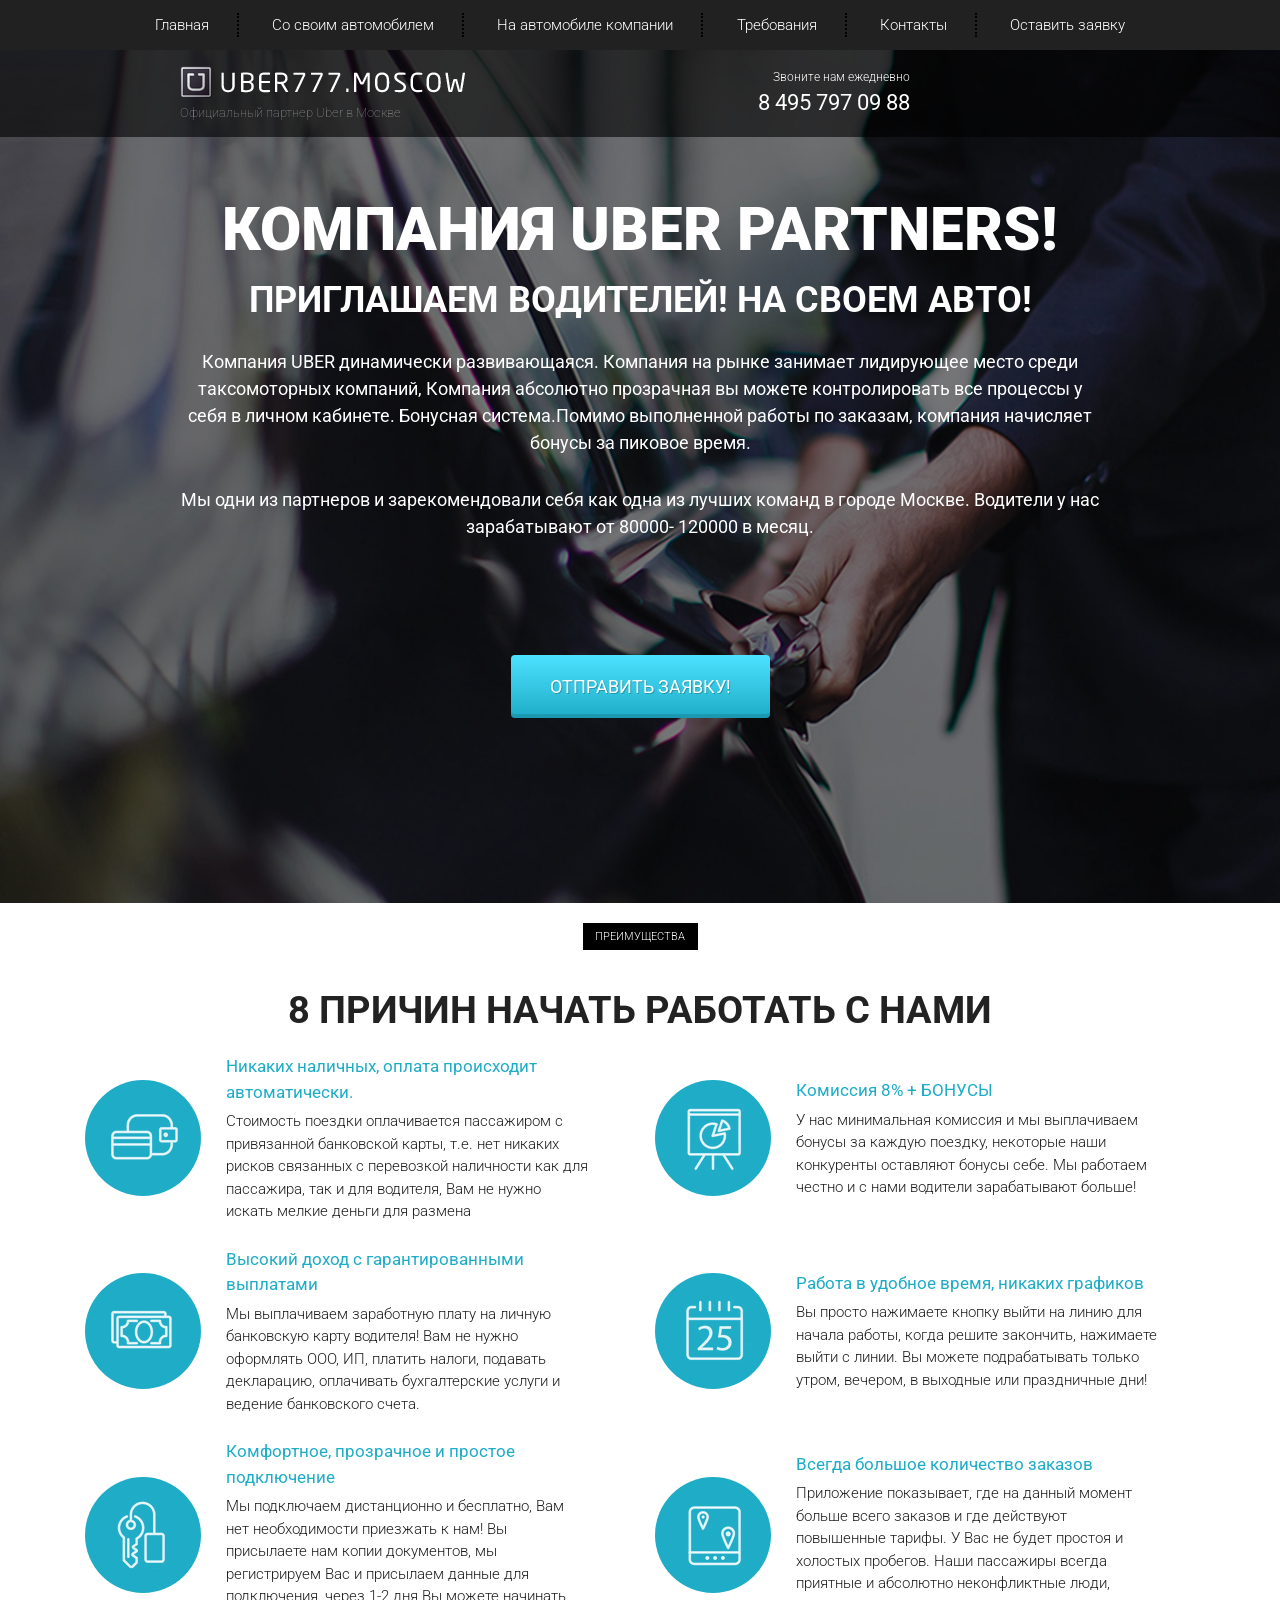
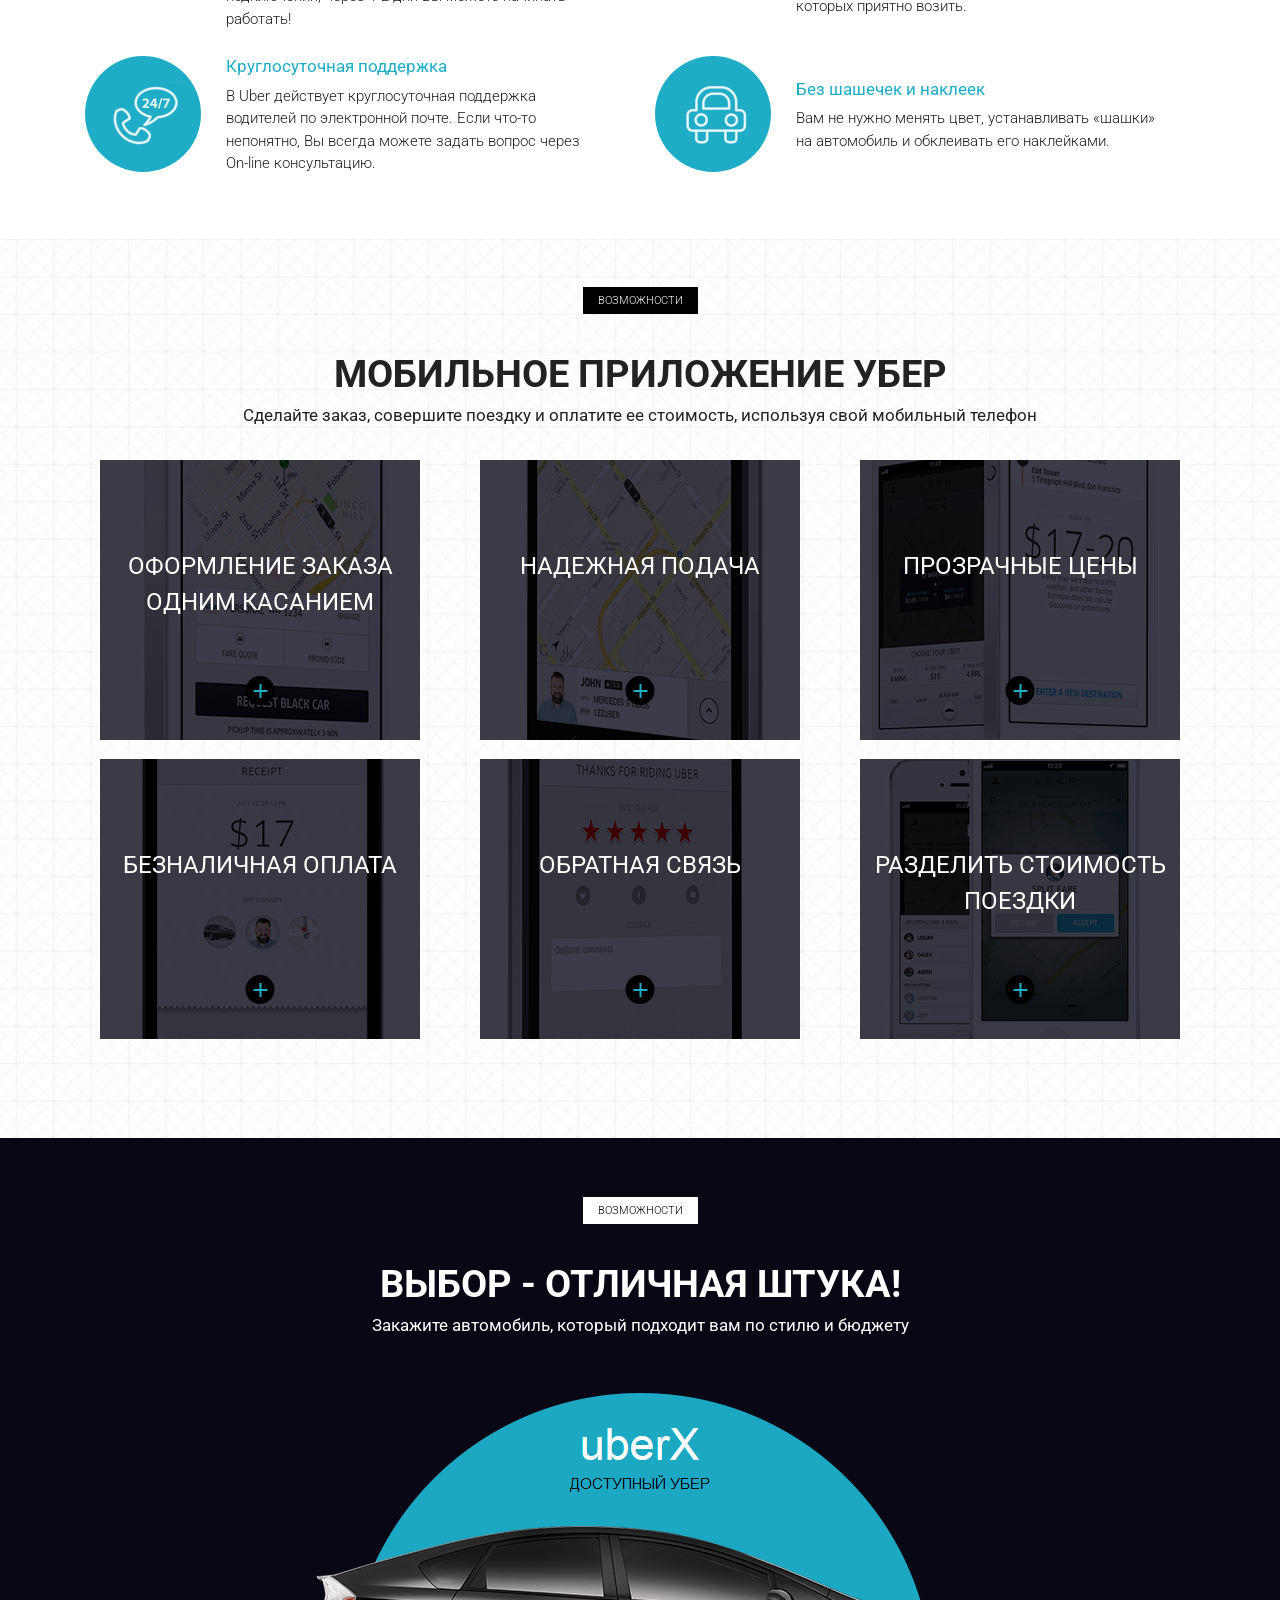
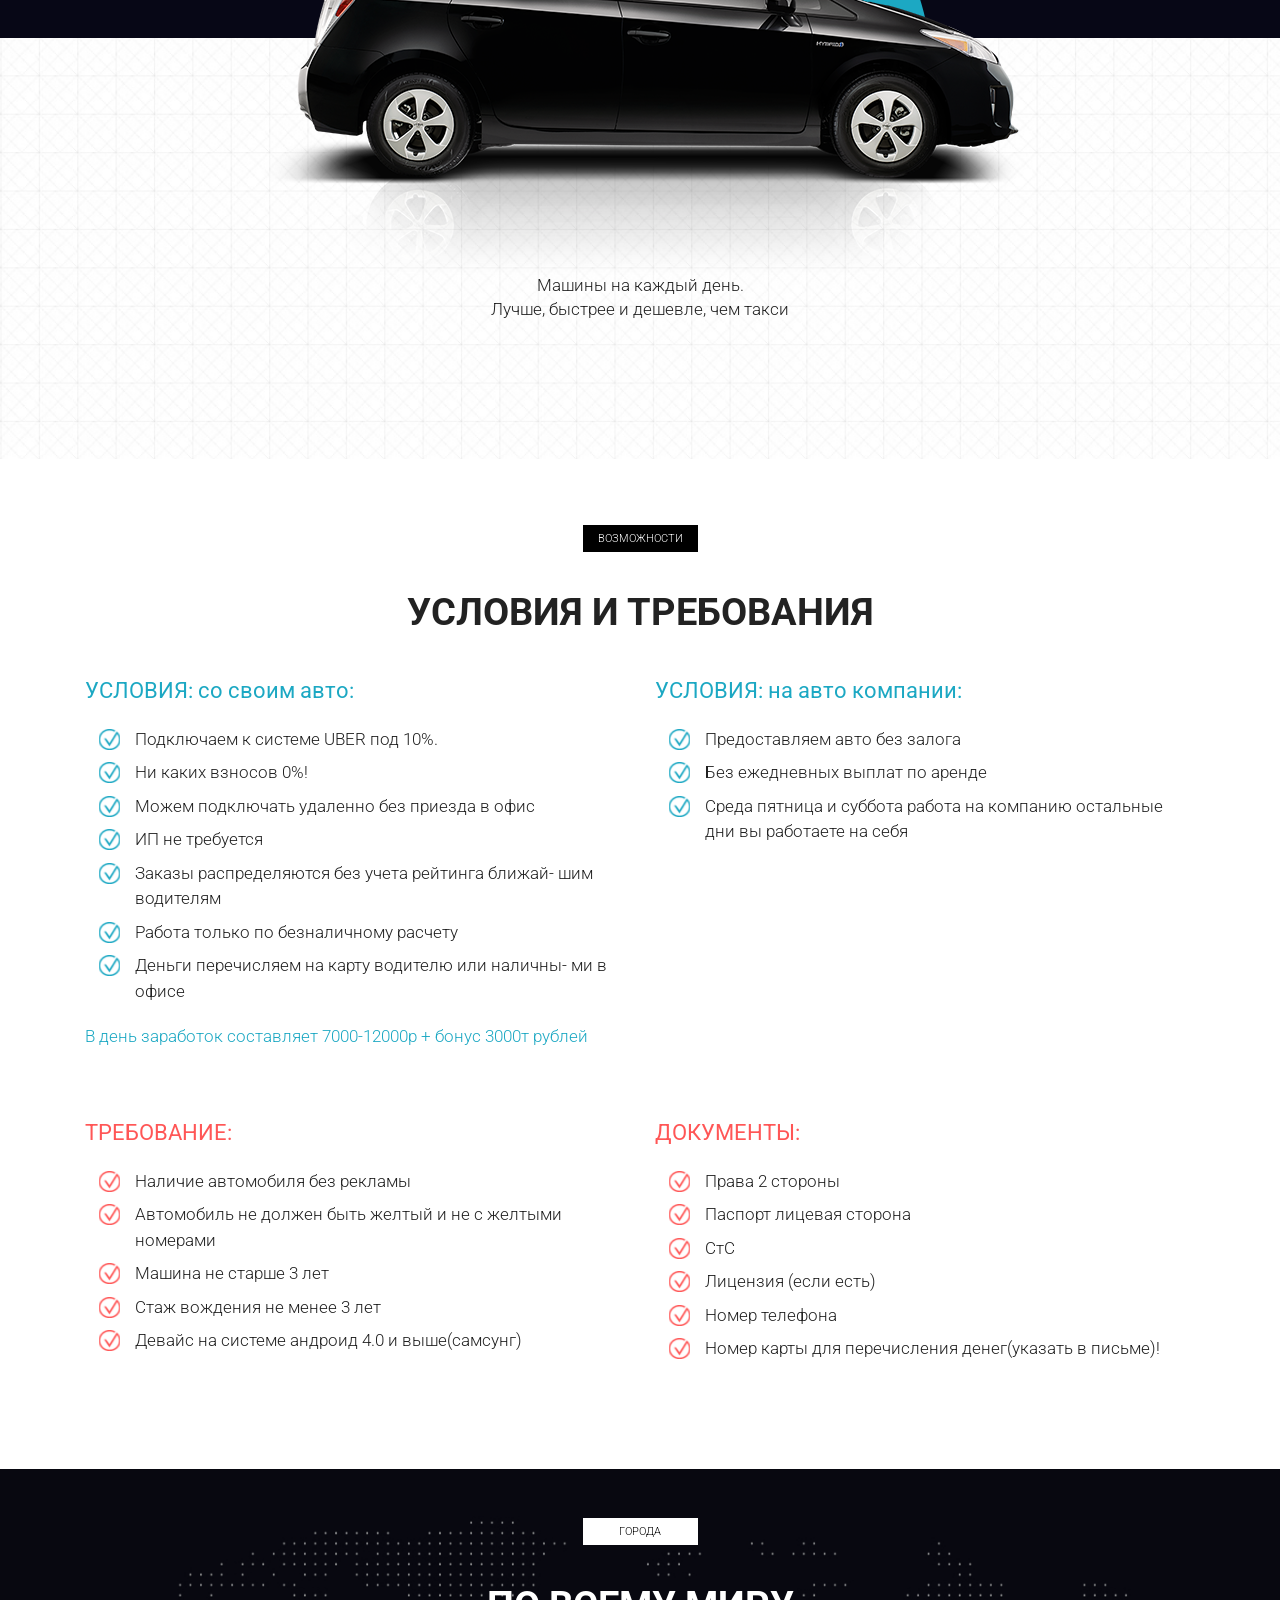
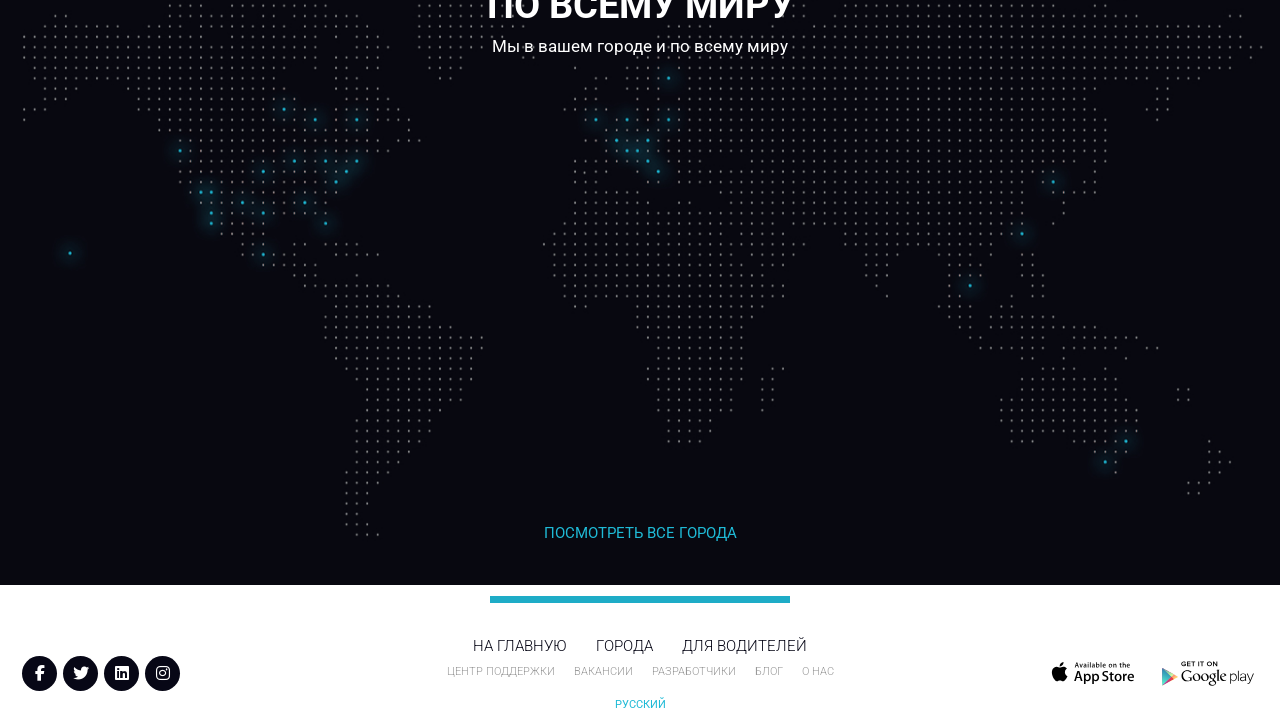
<file: portfolio/Uber/index.html>
<!DOCTYPE html>
<html lang="en">
<head>
    <meta charset="UTF-8">
    <meta http-equiv="X-UA-Compatible" content="IE=edge">
    <meta name="viewport" content="width=device-width, initial-scale=1.0">
    <title>Document</title>
    <link rel="preconnect" href="https://fonts.googleapis.com">
    <link rel="preconnect" href="https://fonts.gstatic.com" crossorigin>
    <link href="https://fonts.googleapis.com/css2?family=Open+Sans:wght@100,300;400;500;600;700;800&family=Roboto:wght@300;400;700&display=swap" rel="stylesheet">
    <link rel="stylesheet" href="https://cdnjs.cloudflare.com/ajax/libs/font-awesome/6.1.1/css/all.min.css">
    <link rel="stylesheet" href="css/bootstrap-reboot.min.css">
    <link rel="stylesheet" href="css/bootstrap-grid.min.css">
    <link rel="stylesheet" href="css/style.css">
</head>
<body>
    <header class="header">
        <nav>
            <div class="container header__container">
                <ul class="header__menu">
                    <li class="header__menu-item"><a href="#" class="header__menu-link">Главная</a></li>
                    <li class="header__menu-item"><a href="#" class="header__menu-link">Со своим автомобилем</a></li>
                    <li class="header__menu-item"><a href="#" class="header__menu-link">На автомобиле компании</a></li>
                    <li class="header__menu-item"><a href="#" class="header__menu-link">Требования</a></li>
                    <li class="header__menu-item"><a href="#" class="header__menu-link">Контакты</a></li>
                    <li class="header__menu-item"><a href="#" class="header__menu-link">Оставить заявку</a></li>
                </ul>
            </div>
            <div class="hamburger">
                <span></span>
                <span></span>
                <span></span>
            </div>
        </nav>
        <div class="subheader">
            <div class="container">
                <div class="row">
                    <div class="col-6 col-md-4 offset-md-1">
                        <a href="#" class="subheader__logo"><img src="icons/logo.png" alt="logo"></a>
                        <div class="d-none d-sm-block subheader__official">Официальный партнер Uber в Москве</div>
                    </div>
    
                    <div class="d-none d-sm-block col-6 col-md-3 offset-md-1 col-xl-2 offset-xl-2">
                        <div class="subheader__call">Звоните нам ежедневно</div>
                        <a class="subheader__phone" href="tel:+74957970988">8 495 797 09 88</a>
                    </div>
    
                    <div class="d-flex flex-column align-items-end d-sm-none col-6 col-md-3">
                        <a class="subheader__phone" href="tel:+74957970988">8 495 797 09 88</a>
                        <button class="subheader__btn">Заказать звонок</button>
                    </div>
                </div>
            </div>
        </div>
    </header>

    <section class="promo">
        <div class="container">
            <div class="row">
                <div class="col-md-12 offset-md-0 col-lg-10 offset-lg-1">
                    <h1 class="promo__title">КОМПАНИЯ UBER PARTNERS!</h1>
                    <h2 class="promo__subtitle">ПРИГЛАШАЕМ ВОДИТЕЛЕЙ! НА СВОЕМ АВТО!</h2>
                    <p class="promo__text">
                        Компания UBER  динамически развивающаяся. Компания на рынке занимает лидирующее место среди таксомоторных компаний, Компания абсолютно прозрачная вы можете контролировать все процессы у себя в личном кабинете. Бонуcная система.Помимо выполненной работы по заказам, компания начисляет бонусы за пиковое время.
                    </p>
                    <p class="promo__text">
                        Мы одни из партнеров и зарекомендовали себя как одна из лучших команд в городе Москве.  Водители у нас зарабатывают от 80000- 120000 в месяц.
                    </p>
                    <button class="promo__btn">ОТПРАВИТЬ ЗАЯВКУ!</button>
                </div>
            </div>
        </div>
    </section>

     <section class="advantages">
        <div class="container">
            <div class="label advantages__tag">
                Преимущества
            </div>
            <h2 class="advantages__title title">
                8 причин начать работать с нами
            </h2>
            <div class="advantages__wrapper row">
                <div class="advantages__item col-md-6 col-12 mb-4">
                    <div class="advantages__item-img">
                        <img src="icons/advantages/payment.png" alt="payment-icon">
                    </div>
                    <div class="advantages__item-body item__body">
                        <div class="item__body-title">
                            Никаких наличных, оплата происходит автоматически.
                        </div>
                        <p class="item__body-text">
                            Стоимость поездки оплачивается пассажиром с привязанной банковской карты, т.е. нет никаких рисков связанных с перевозкой наличности как для пассажира, так и для водителя, Вам не нужно искать мелкие деньги для размена
                        </p>
                    </div>
                </div>

                <div class="advantages__item col-md-6 col-12 mb-4">
                    <div class="advantages__item-img">
                        <img src="icons/advantages/committee.png" alt="committee-icon">
                    </div>
                    <div class="advantages__item-body item__body">
                        <div class="item__body-title">
                            Комиссия 8% + БОНУСЫ
                        </div>
                        <p class="item__body-text">
                            У нас минимальная комиссия и мы выплачиваем бонусы за каждую поездку, некоторые наши конкуренты оставляют бонусы себе. Мы работаем честно и с нами водители зарабатывают больше!
                        </p>
                    </div>
                </div>

                <div class="advantages__item col-md-6 col-12 mb-4">
                    <div class="advantages__item-img">
                        <img src="icons/advantages/money.png" alt="payment-icon">
                    </div>
                    <div class="advantages__item-body item__body">
                        <div class="item__body-title">
                            Высокий доход с гарантированными выплатами
                        </div>
                        <p class="item__body-text">
                            Мы выплачиваем заработную плату на личную банковскую карту водителя! Вам не нужно оформлять ООО, ИП, платить налоги, подавать декларацию, оплачивать бухгалтерские услуги и ведение банковского счета.
                        </p>
                    </div>
                </div>

                <div class="advantages__item col-md-6 col-12 mb-4">
                    <div class="advantages__item-img">
                        <img src="icons/advantages/calendar.png" alt="calendar-icon">
                    </div>
                    <div class="advantages__item-body item__body">
                        <div class="item__body-title">
                            Работа в удобное время, никаких графиков
                        </div>
                        <p class="item__body-text">
                            Вы просто нажимаете кнопку выйти на линию для начала работы, когда решите закончить, нажимаете выйти с линии. Вы можете подрабатывать
                            только утром, вечером, в выходные или праздничные дни! 
                        </p>
                    </div>
                </div>

                <div class="advantages__item col-md-6 col-12 mb-4">
                    <div class="advantages__item-img">
                        <img src="icons/advantages/key.png" alt="key-icon">
                    </div>
                    <div class="advantages__item-body item__body">
                        <div class="item__body-title">
                            Комфортное, прозрачное и простое подключение
                        </div>
                        <p class="item__body-text">
                            Мы подключаем дистанционно и бесплатно, Вам нет необходимости приезжать к нам! Вы присылаете нам копии документов, мы регистрируем Вас и присылаем данные для подключения, через 1-2 дня Вы можете начинать работать!
                        </p>
                    </div>
                </div>

                <div class="advantages__item col-md-6 col-12 mb-4">
                    <div class="advantages__item-img">
                        <img src="icons/advantages/order.png" alt="order-icon">
                    </div>
                    <div class="advantages__item-body item__body">
                        <div class="item__body-title">
                            Всегда большое количество заказов
                        </div>
                        <p class="item__body-text">
                            Приложение показывает, где на данный момент больше всего заказов и где действуют повышенные тарифы. У Вас не будет простоя и холостых пробегов. Наши пассажиры всегда приятные и абсолютно неконфликтные люди, которых приятно возить.
                        </p>
                    </div>
                </div>

                <div class="advantages__item col-md-6 col-12 mb-4 mb-md-0">
                    <div class="advantages__item-img">
                        <img src="icons/advantages/time.png" alt="time-icon">
                    </div>
                    <div class="advantages__item-body item__body">
                        <div class="item__body-title">
                            Круглосуточная поддержка
                        </div>
                        <p class="item__body-text">
                            В Uber действует круглосуточная поддержка водителей по электронной почте. Если что-то непонятно, Вы всегда можете задать вопрос через On-line консультацию.
                        </p>
                    </div>
                </div>

                <div class="advantages__item col-md-6 col-12">
                    <div class="advantages__item-img">
                        <img src="icons/advantages/change.png" alt="change-icon">
                    </div>
                    <div class="advantages__item-body item__body">
                        <div class="item__body-title">
                            Без шашечек и наклеек
                        </div>
                        <p class="item__body-text">
                            Вам не нужно менять цвет, устанавливать «шашки» на автомобиль и обклеивать его наклейками.
                        </p>
                    </div>
                </div>
            </div>
        </div>
    </section>

      <section class="mobile">
        <div class="container">
            <div class="label mobile__label">возможности</div>
            <h2 class="title mobile__title">мобильное приложение убер</h2>
            <div class="subtitle mobile__subtitle">Сделайте заказ, совершите поездку и оплатите ее стоимость, используя свой мобильный телефон</div>

            <div class="mobile__wrapper row">
                <div class="col-md-6 col-lg-4">
                    <div class="mobile__item mobile__item--1">
                        <div class="mobile__item-subtitle">оформление заказа одним касанием</div>
                        <div class="mobile__item-plus"></div>
                    </div>
                </div>
                <div class="col-md-6 col-lg-4">
                    <div class="mobile__item mobile__item--2">
                        <div class="mobile__item-subtitle">надежная подача</div>
                        <div class="mobile__item-plus"></div>
                    </div>
                </div>
                <div class="col-md-6 col-lg-4">
                    <div class="mobile__item mobile__item--3">
                        <div class="mobile__item-subtitle">прозрачные цены</div>
                        <div class="mobile__item-plus"></div>
                    </div>
                </div>
                <div class="col-md-6 col-lg-4">
                    <div class="mobile__item mobile__item--4">
                        <div class="mobile__item-subtitle">безналичная оплата</div>
                        <div class="mobile__item-plus"></div>
                    </div>
                </div>
                <div class="col-md-6 col-lg-4">
                    <div class="mobile__item mobile__item--5">
                        <div class="mobile__item-subtitle">обратная связь</div>
                        <div class="mobile__item-plus"></div>
                    </div>
                </div>
                <div class="col-md-6 col-lg-4">
                    <div class="mobile__item mobile__item--6">
                        <div class="mobile__item-subtitle">разделить стоимость поездки</div>
                        <div class="mobile__item-plus"></div>
                    </div>
                </div>
            </div>
        </div>
    </section>

    <section class="choice">
        <div class="container">
            <div class="black"></div>
            <div class="choice__label label label_white">Возможности</div>
            <h2 class="title choice__title title_white">Выбор - отличная штука!</h2>
            <div class="subtitle choice__subtitle subtitle_white">Закажите автомобиль, который подходит вам по стилю и бюджету</div>

            <img src="img/car.png" alt="car" class="choice__img">

            <div class="choice__descr">
                Машины на каждый день. <br>
                Лучше, быстрее и дешевле, чем такси
            </div>
        </div>
    </section>

    <section class="require">
        <div class="container">
            <div class="require__label label">Возможности</div>
            <h2 class="title require__title">условия и требования</h2>

            <div class="row">

                <div class="col-12 col-lg-6">
                    <div class="require__block">
                        <div class="require__block-title">
                            УСЛОВИЯ: со своим авто:
                        </div>
                        <ul class="require__block-list">
                            <li class="require__block-item">
                                Подключаем к системе UBER  под 10%.
                            </li>
                            <li class="require__block-item">
                                Ни каких взносов  0%!
                            </li>
                            <li class="require__block-item">
                                Можем подключать удаленно без приезда в офис
                            </li>
                            <li class="require__block-item">
                                ИП не требуется
                            </li>
                            <li class="require__block-item">
                                Заказы распределяются без учета рейтинга ближай-
                                шим водителям
                            </li>
                            <li class="require__block-item">
                                Работа только по безналичному расчету
                            </li>
                            <li class="require__block-item">
                                Деньги перечисляем на карту водителю или наличны-
                                ми в офисе
                            </li>
                        </ul>

                        <div class="require__block-descr">
                            В день заработок составляет 7000-12000р + бонус 3000т рублей
                        </div>
                    </div>
                </div>

                <div class="col-12 col-lg-6">
                    <div class="require__block">
                        <div class="require__block-title">
                            УСЛОВИЯ: на авто компании:
                        </div>
                        <ul class="require__block-list">
                            <li class="require__block-item">
                                Предоставляем авто без залога
                            </li>
                            <li class="require__block-item">
                                Без ежедневных выплат по аренде
                            </li>
                            <li class="require__block-item">
                                Среда пятница и суббота работа на компанию остальные дни вы работаете на себя
                            </li>
                        </ul>
                    </div>
                </div>

                <div class="col-12 col-lg-6">
                    <div class="require__block require__block-nmb warning">
                        <div class="require__block-title">
                            ТРЕБОВАНИЕ:
                        </div>
                        <ul class="require__block-list ">
                            <li class="require__block-item">
                                Наличие автомобиля без рекламы
                            </li>
                            <li class="require__block-item">
                                Автомобиль не должен быть желтый и не с желтыми номерами
                            </li>
                            <li class="require__block-item">
                                Машина не старше 3 лет
                            </li>
                            <li class="require__block-item">
                                Стаж вождения не менее 3 лет
                            </li>
                            <li class="require__block-item">
                                Девайс на системе андроид 4.0 и выше(самсунг)
                            </li>
                        </ul>
                    </div>
                </div>

                <div class="col-12 col-lg-6">
                    <div class="require__block require__block-nmb warning">
                        <div class="require__block-title">
                            ДОКУМЕНТЫ:
                        </div>
                        <ul class="require__block-list">
                            <li class="require__block-item">
                                Права 2 стороны
                            </li>
                            <li class="require__block-item">
                                Паспорт лицевая сторона
                            </li>
                            <li class="require__block-item">
                                СтС
                            </li>
                            <li class="require__block-item">
                                Лицензия (если есть)
                            </li>
                            <li class="require__block-item">
                                Номер телефона
                            </li>
                            <li class="require__block-item">
                                Номер карты для перечисления денег(указать в письме)!
                            </li>
                        </ul>
                    </div>
                </div>

            </div>
        </div>
    </section>

    <section class="cities">
        <div class="container">
            <div class="choice__label label label_white">города</div>
            <h2 class="title choice__title title_white">По всему миру</h2>
            <div class="subtitle choice__subtitle subtitle_white">Мы в вашем городе и по всему миру</div>
            <a href="#" class="cities__link">посмотреть все города</a>
        </div>
    </section>

   <footer class="footer">
        <div class="footer__divider"></div>

        <div class="footer__wrapper">
            <div>
                <div class="footer__social social">
                    <a href="#" class="social__facebook">
                        <i class="fa-brands fa-facebook-f"></i>
                    </a>
                    <a href="#" class="social__twitter">
                        <i class="fa-brands fa-twitter"></i>
                    </a>
                    <a href="#" class="social__linkedin">
                        <i class="fa-brands fa-linkedin"></i>
                    </a>
                    <a href="#" class="social__instagram">
                        <i class="fa-brands fa-instagram"></i>
                    </a>
                </div>
            </div>
    
            <div>
                <div class="footer__nav nav">
                    <div class="footer__nav-t">
                        <a href="#">на главную</a>
                        <a href="#">города</a>
                        <a href="#">для водителей</a>
                    </div>
                    <div class="footer__nav-b">
                        <a href="#">центр поддержки</a>
                        <a href="#">вакансии</a>
                        <a href="#">разработчики</a>
                        <a href="#">блог</a>
                        <a href="#">о нас</a>
                    </div>
                    <a href="" class="footer__nav-lang">
                        русский
                    </a>
                </div>
            </div>
    
            <div>
                <div class="footer__app app">
                    <a href="#" class="app__link">
                        <img src="icons/apps/available-on-the-app-store.svg" alt="app-store">
                    </a>
                    <a href="#" class="app__link">
                        <img src="icons/apps/get-it-on-google-play.svg" alt="google-play">
                    </a>
                </div>
            </div>
        </div>
    </footer>
</body>
</html>
</file>
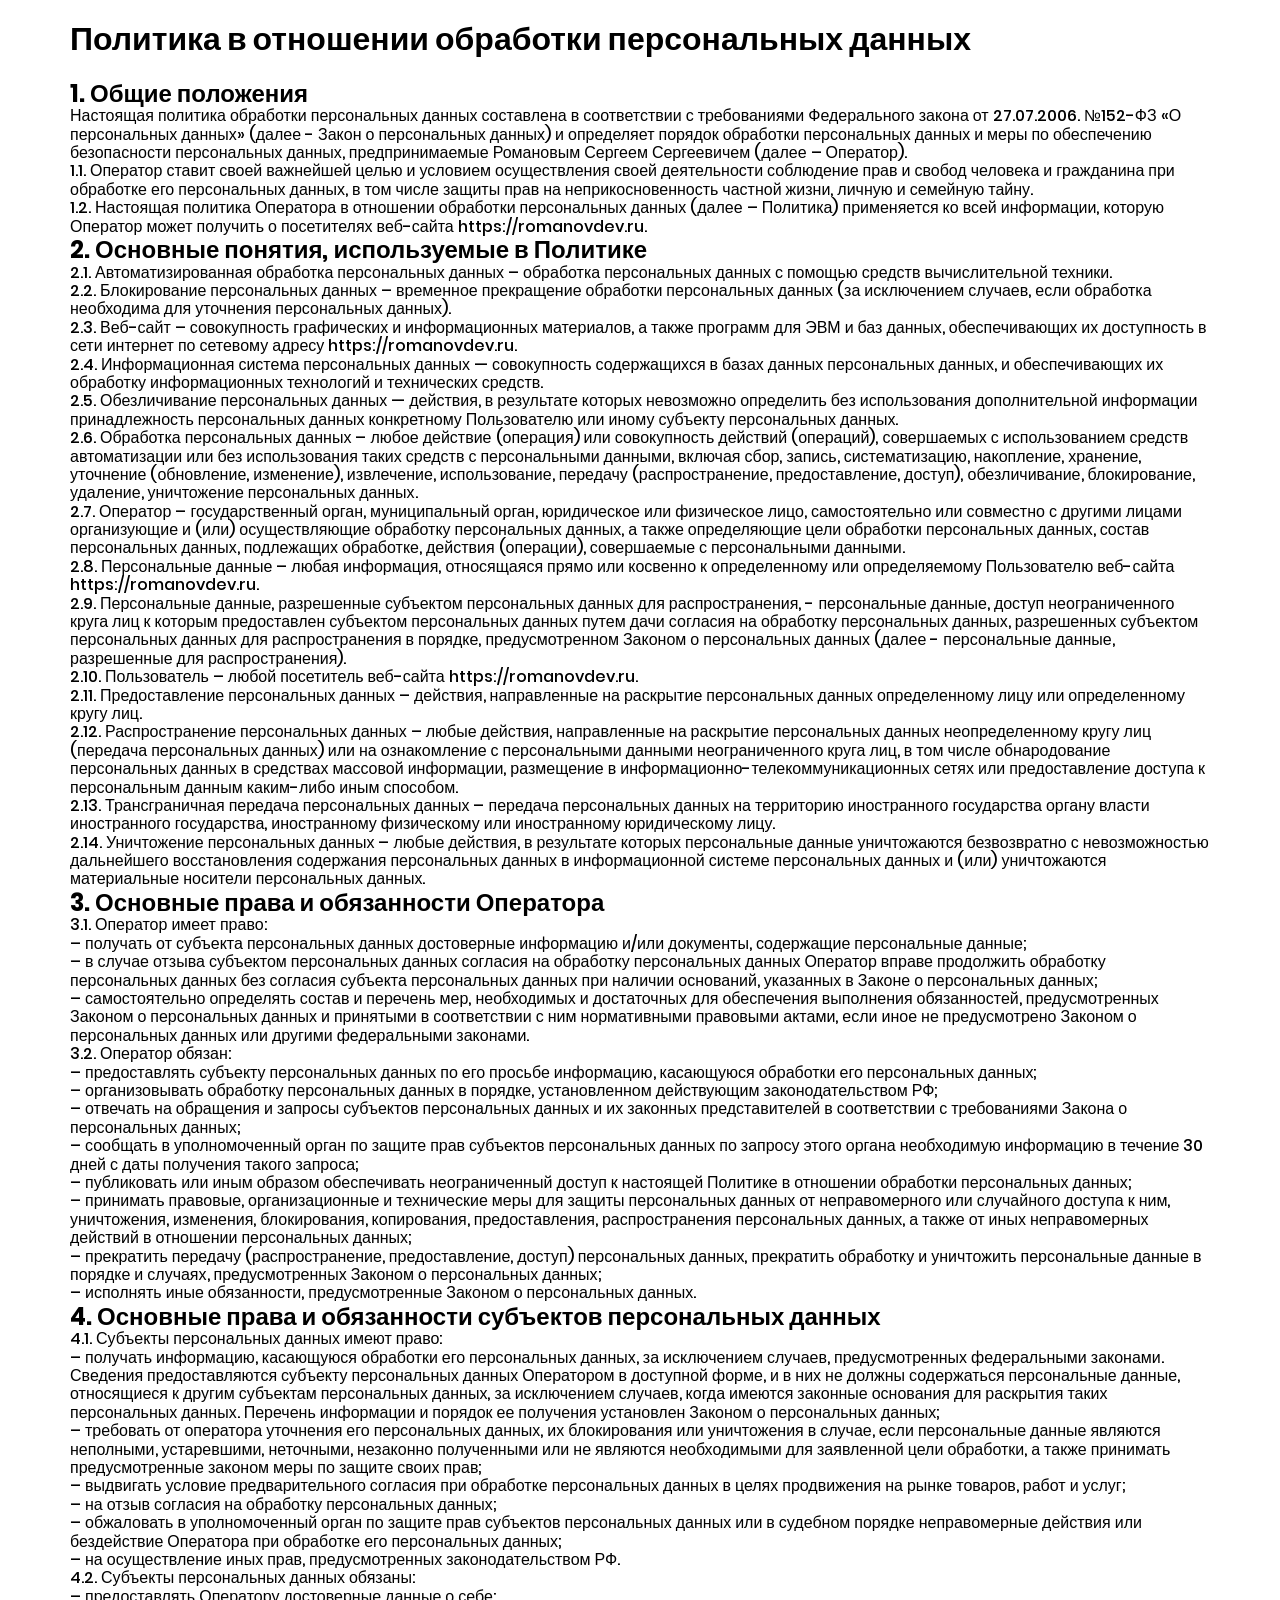
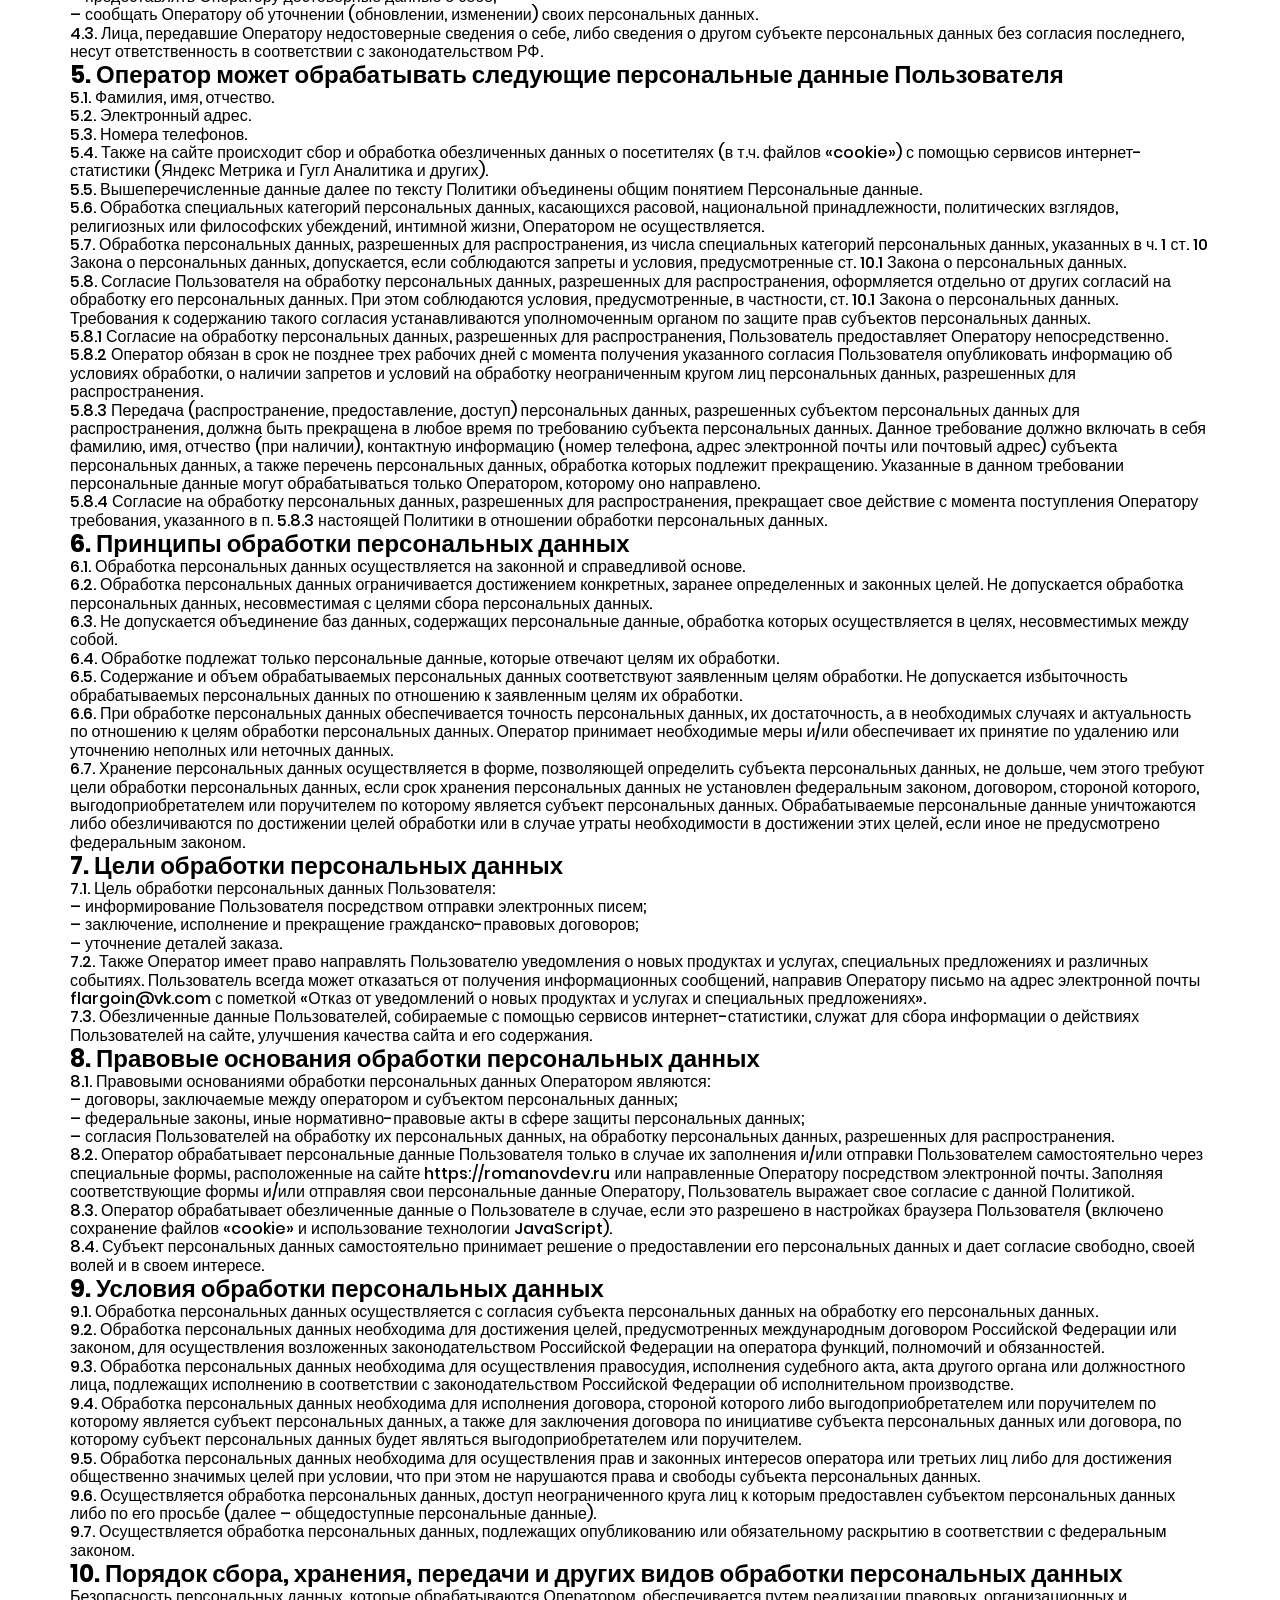
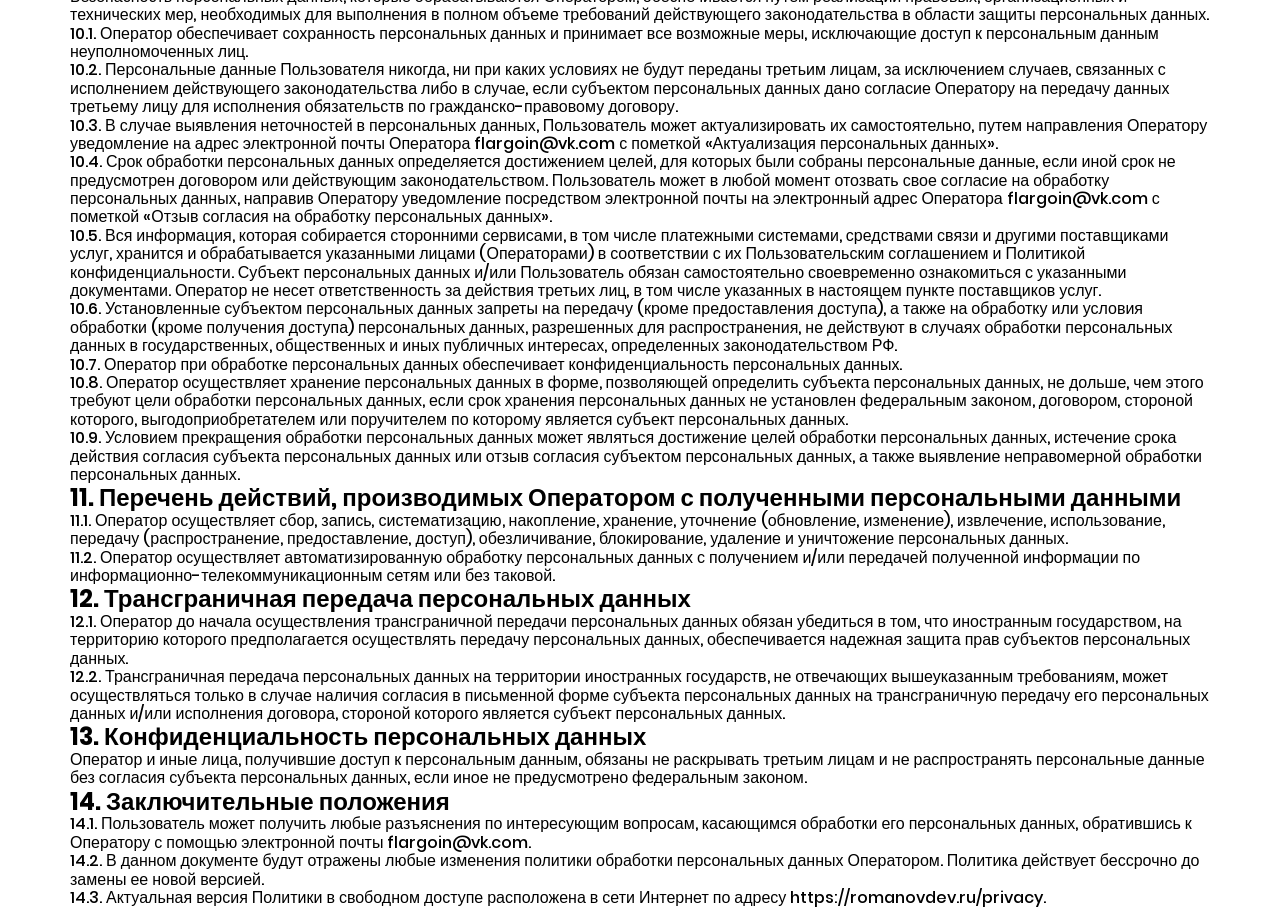
<file: privacy.html>
<!DOCTYPE html>
<html lang="ru" class="page">

<head>
  <meta charset="UTF-8">
  <meta name="viewport" content="width=device-width, initial-scale=1.0">
  <link rel="shortcut icon" href="favicon.ico" type="image/x-icon">
  <meta http-equiv="X-UA-Compatible" content="ie=edge">
  <meta name="theme-color" content="#111111">
  <meta name="description" content="Здесь вы можете заказать верстку сайта быстро и недорого.">
  <title>Портфолио | Романов Сергей</title>
  <link rel="stylesheet" href="css/vendor.css">
  <link rel="stylesheet" href="css/main.css">
  <script defer src="js/main.js"></script>
</head>


<body class="page__body">
  <div class="site-container">
    <main class="main privacy">

      <div class="container">
        <h1>Политика в отношении обработки персональных данных</h1>
        <h2><span>1.</span> Общие положения</h2>
        <p>
          Настоящая политика обработки персональных данных составлена в соответствии с требованиями Федерального закона от
          27.07.2006. №152-ФЗ «О персональных данных» (далее - Закон о персональных данных) и определяет порядок обработки
          персональных данных и меры по обеспечению безопасности персональных данных, предпринимаемые <span>Романовым Сергеем
            Сергеевичем</span> (далее – Оператор).
        </p>
        <ul>
          <li>
            <span>1.1.</span> Оператор ставит своей важнейшей целью и условием осуществления своей деятельности соблюдение прав и
            свобод человека и гражданина при обработке его персональных данных, в том числе защиты прав на
            неприкосновенность частной жизни, личную и семейную тайну.
          </li>
          <li>
            <span>1.2.</span> Настоящая политика Оператора в отношении обработки персональных данных (далее – Политика) применяется ко
            всей информации, которую Оператор может получить о посетителях веб-сайта <span>https://romanovdev.ru</span>.
          </li>
        </ul>
        <h2>2. Основные понятия, используемые в Политике</h2>
        <ul>
          <li>
            <span>2.1.</span> Автоматизированная обработка персональных данных – обработка персональных данных с помощью средств
            вычислительной техники.
          </li>
          <li>
            <span>2.2.</span> Блокирование персональных данных – временное прекращение обработки персональных данных (за исключением
            случаев, если обработка необходима для уточнения персональных данных).
          </li>
          <li>
            <span>2.3.</span> Веб-сайт – совокупность графических и информационных материалов, а также программ для ЭВМ и баз данных,
            обеспечивающих их доступность в сети интернет по сетевому адресу <span>https://romanovdev.ru</span>.
          </li>
          <li>
            <span>2.4.</span> Информационная система персональных данных — совокупность содержащихся в базах данных персональных
            данных, и обеспечивающих их обработку информационных технологий и технических средств.
          </li>
          <li>
            <span>2.5.</span> Обезличивание персональных данных — действия, в результате которых невозможно определить без
            использования дополнительной информации принадлежность персональных данных конкретному Пользователю или иному
            субъекту персональных данных.
          </li>
          <li>
            <span>2.6.</span> Обработка персональных данных – любое действие (операция) или совокупность действий (операций),
            совершаемых с использованием средств автоматизации или без использования таких средств с персональными
            данными, включая сбор, запись, систематизацию, накопление, хранение, уточнение (обновление, изменение),
            извлечение, использование, передачу (распространение, предоставление, доступ), обезличивание, блокирование,
            удаление, уничтожение персональных данных.
          </li>
          <li>
            <span>2.7.</span> Оператор – государственный орган, муниципальный орган, юридическое или физическое лицо, самостоятельно
            или совместно с другими лицами организующие и (или) осуществляющие обработку персональных данных, а также
            определяющие цели обработки персональных данных, состав персональных данных, подлежащих обработке, действия
            (операции), совершаемые с персональными данными.
          </li>
          <li>
            <span>2.8.</span> Персональные данные – любая информация, относящаяся прямо или косвенно к определенному или определяемому
            Пользователю веб-сайта <span>https://romanovdev.ru</span>.
          </li>
          <li>
            <span>2.9.</span> Персональные данные, разрешенные субъектом персональных данных для распространения, - персональные
            данные, доступ неограниченного круга лиц к которым предоставлен субъектом персональных данных путем дачи
            согласия на обработку персональных данных, разрешенных субъектом персональных данных для распространения в
            порядке, предусмотренном Законом о персональных данных (далее - персональные данные, разрешенные для
            распространения).
          </li>
          <li>
            <span>2.10.</span> Пользователь – любой посетитель веб-сайта <span>https://romanovdev.ru</span>.
          </li>
          <li>
            <span>2.11.</span> Предоставление персональных данных – действия, направленные на раскрытие персональных данных
            определенному лицу или определенному кругу лиц.
          </li>
          <li>
            <span>2.12.</span> Распространение персональных данных – любые действия, направленные на раскрытие персональных данных
            неопределенному кругу лиц (передача персональных данных) или на ознакомление с персональными данными
            неограниченного круга лиц, в том числе обнародование персональных данных в средствах массовой информации,
            размещение в информационно-телекоммуникационных сетях или предоставление доступа к персональным данным
            каким-либо иным способом.
          </li>
          <li>
            <span>2.13.</span> Трансграничная передача персональных данных – передача персональных данных на территорию иностранного
            государства органу власти иностранного государства, иностранному физическому или иностранному юридическому
            лицу.
          </li>
          <li>
            <span>2.14.</span> Уничтожение персональных данных – любые действия, в результате которых персональные данные уничтожаются
            безвозвратно с невозможностью дальнейшего восстановления содержания персональных данных в информационной
            системе персональных данных и (или) уничтожаются материальные носители персональных данных.
          </li>
        </ul>
        <h2>3. Основные права и обязанности Оператора</h2>
        <ul>
          <li>
            <span>3.1.</span> Оператор имеет право:
            <ul>
              <li>
                – получать от субъекта персональных данных достоверные информацию и/или документы, содержащие персональные
                данные;
              </li>
              <li>
                – в случае отзыва субъектом персональных данных согласия на обработку персональных данных Оператор вправе
                продолжить обработку персональных данных без согласия субъекта персональных данных при наличии оснований,
                указанных в Законе о персональных данных;
              </li>
              <li>
                – самостоятельно определять состав и перечень мер, необходимых и достаточных для обеспечения выполнения
                обязанностей, предусмотренных Законом о персональных данных и принятыми в соответствии с ним нормативными
                правовыми актами, если иное не предусмотрено Законом о персональных данных или другими федеральными
                законами.
              </li>
            </ul>
          </li>
          <li>
            <span>3.2.</span> Оператор обязан:
            <ul>
              <li>
                – предоставлять субъекту персональных данных по его просьбе информацию, касающуюся обработки его
                персональных данных;
              </li>
              <li>
                – организовывать обработку персональных данных в порядке, установленном действующим законодательством РФ;
              </li>
              <li>
                – отвечать на обращения и запросы субъектов персональных данных и их законных представителей в
                соответствии с требованиями Закона о персональных данных;
              </li>
              <li>
                – сообщать в уполномоченный орган по защите прав субъектов персональных данных по запросу этого органа
                необходимую информацию в течение 30 дней с даты получения такого запроса;
              </li>
              <li>
                – публиковать или иным образом обеспечивать неограниченный доступ к настоящей Политике в отношении
                обработки персональных данных;
              </li>
              <li>
                – принимать правовые, организационные и технические меры для защиты персональных данных от неправомерного
                или случайного доступа к ним, уничтожения, изменения, блокирования, копирования, предоставления,
                распространения персональных данных, а также от иных неправомерных действий в отношении персональных
                данных;
              </li>
              <li>
                – прекратить передачу (распространение, предоставление, доступ) персональных данных, прекратить обработку
                и уничтожить персональные данные в порядке и случаях, предусмотренных Законом о персональных данных;
              </li>
              <li>
                – исполнять иные обязанности, предусмотренные Законом о персональных данных.
              </li>
            </ul>
          </li>
        </ul>
        <h2><span>4.</span> Основные права и обязанности субъектов персональных данных</h2>
        <ul>
          <li>
            <span>4.1.</span> Субъекты персональных данных имеют право:
            <ul>
              <li>
                – получать информацию, касающуюся обработки его персональных данных, за исключением случаев,
                предусмотренных федеральными законами. Сведения предоставляются субъекту персональных данных Оператором в
                доступной форме, и в них не должны содержаться персональные данные, относящиеся к другим субъектам
                персональных данных, за исключением случаев, когда имеются законные основания для раскрытия таких
                персональных данных. Перечень информации и порядок ее получения установлен Законом о персональных данных;
              </li>
              <li>
                – требовать от оператора уточнения его персональных данных, их блокирования или уничтожения в случае, если
                персональные данные являются неполными, устаревшими, неточными, незаконно полученными или не являются
                необходимыми для заявленной цели обработки, а также принимать предусмотренные законом меры по защите своих
                прав;
              </li>
              <li>
                – выдвигать условие предварительного согласия при обработке персональных данных в целях продвижения на
                рынке товаров, работ и услуг;
              </li>
              <li>
                – на отзыв согласия на обработку персональных данных;
              </li>
              <li>
                – обжаловать в уполномоченный орган по защите прав субъектов персональных данных или в судебном порядке
                неправомерные действия или бездействие Оператора при обработке его персональных данных;
              </li>
              <li>
                – на осуществление иных прав, предусмотренных законодательством РФ.
              </li>
            </ul>
          </li>
          <li>
            <span>4.2.</span> Субъекты персональных данных обязаны:
            <ul>
              <li>
                – предоставлять Оператору достоверные данные о себе;
              </li>
              <li>
                – сообщать Оператору об уточнении (обновлении, изменении) своих персональных данных.
              </li>
            </ul>
          </li>
          <li>
            <span>4.3.</span> Лица, передавшие Оператору недостоверные сведения о себе, либо сведения о другом субъекте персональных
            данных без согласия последнего, несут ответственность в соответствии с законодательством РФ.
          </li>
        </ul>
        <h2><span>5.</span> Оператор может обрабатывать следующие персональные данные Пользователя</h2>
        <ul>
          <li>
            <span>5.1.</span> Фамилия, имя, отчество.
          </li>
          <li>
            <span>5.2.</span> Электронный адрес.
          </li>
          <li>
            <span>5.3.</span> Номера телефонов.
          </li>
          <li>
            <span>5.4.</span> Также на сайте происходит сбор и обработка обезличенных данных о посетителях (в т.ч. файлов «cookie») с
            помощью сервисов интернет-статистики (Яндекс Метрика и Гугл Аналитика и других).
          </li>
          <li>
            <span>5.5.</span> Вышеперечисленные данные далее по тексту Политики объединены общим понятием Персональные данные.
          </li>
          <li>
            <span>5.6.</span> Обработка специальных категорий персональных данных, касающихся расовой, национальной принадлежности,
            политических взглядов, религиозных или философских убеждений, интимной жизни, Оператором не осуществляется.
          </li>
          <li>
            <span>5.7.</span> Обработка персональных данных, разрешенных для распространения, из числа специальных категорий
            персональных данных, указанных в ч. 1 ст. 10 Закона о персональных данных, допускается, если соблюдаются
            запреты и условия, предусмотренные ст. 10.1 Закона о персональных данных.
          </li>
          <li>
            <span>5.8.</span> Согласие Пользователя на обработку персональных данных, разрешенных для распространения, оформляется
            отдельно от других согласий на обработку его персональных данных. При этом соблюдаются условия,
            предусмотренные, в частности, ст. 10.1 Закона о персональных данных. Требования к содержанию такого согласия
            устанавливаются уполномоченным органом по защите прав субъектов персональных данных.
          </li>
          <ul>
            <li><span>5.8.1</span> Согласие на обработку персональных данных, разрешенных для распространения, Пользователь
              предоставляет Оператору непосредственно.</li>
            <li>
              <span>5.8.2</span> Оператор обязан в срок не позднее трех рабочих дней с момента получения указанного согласия
              Пользователя опубликовать информацию об условиях обработки, о наличии запретов и условий на обработку
              неограниченным кругом лиц персональных данных, разрешенных для распространения.
            </li>
            <li>
              <span>5.8.3</span> Передача (распространение, предоставление, доступ) персональных данных, разрешенных субъектом
              персональных данных для распространения, должна быть прекращена в любое время по требованию субъекта
              персональных данных. Данное требование должно включать в себя фамилию, имя, отчество (при наличии),
              контактную информацию (номер телефона, адрес электронной почты или почтовый адрес) субъекта персональных
              данных, а также перечень персональных данных, обработка которых подлежит прекращению. Указанные в данном
              требовании персональные данные могут обрабатываться только Оператором, которому оно направлено.
            </li>
            <li>
              <span>5.8.4</span> Согласие на обработку персональных данных, разрешенных для распространения, прекращает свое действие с
              момента поступления Оператору требования, указанного в п. 5.8.3 настоящей Политики в отношении обработки
              персональных данных.
            </li>
          </ul>
        </ul>
        <h2><span>6.</span> Принципы обработки персональных данных</h2>
        <ul>
          <li>
            <span>6.1.</span> Обработка персональных данных осуществляется на законной и справедливой основе.
          </li>
          <li>
            <span>6.2.</span> Обработка персональных данных ограничивается достижением конкретных, заранее определенных и законных
            целей. Не допускается обработка персональных данных, несовместимая с целями сбора персональных данных.
          </li>
          <li>
            <span>6.3.</span> Не допускается объединение баз данных, содержащих персональные данные, обработка которых осуществляется в
            целях, несовместимых между собой.
          </li>
          <li>
            <span>6.4.</span> Обработке подлежат только персональные данные, которые отвечают целям их обработки.
          </li>
          <li>
            <span>6.5.</span> Содержание и объем обрабатываемых персональных данных соответствуют заявленным целям обработки. Не
            допускается избыточность обрабатываемых персональных данных по отношению к заявленным целям их обработки.
          </li>
          <li>
            <span>6.6.</span> При обработке персональных данных обеспечивается точность персональных данных, их достаточность, а в
            необходимых случаях и актуальность по отношению к целям обработки персональных данных. Оператор принимает
            необходимые меры и/или обеспечивает их принятие по удалению или уточнению неполных или неточных данных.
          </li>
          <li>
            <span>6.7.</span> Хранение персональных данных осуществляется в форме, позволяющей определить субъекта персональных данных,
            не дольше, чем этого требуют цели обработки персональных данных, если срок хранения персональных данных не
            установлен федеральным законом, договором, стороной которого, выгодоприобретателем или поручителем по которому
            является субъект персональных данных. Обрабатываемые персональные данные уничтожаются либо обезличиваются по
            достижении целей обработки или в случае утраты необходимости в достижении этих целей, если иное не
            предусмотрено федеральным законом.
          </li>
        </ul>
        <h2><span>7.</span> Цели обработки персональных данных</h2>
        <ul>
          <li>
            <span>7.1.</span> Цель обработки персональных данных Пользователя:
            <ul>
              <li>– информирование Пользователя посредством отправки электронных писем;</li>
              <li>– заключение, исполнение и прекращение гражданско-правовых договоров;</li>
              <li>– уточнение деталей заказа.</li>
            </ul>
          </li>
          <li>
            <span>7.2.</span> Также Оператор имеет право направлять Пользователю уведомления о новых продуктах и услугах, специальных
            предложениях и различных событиях. Пользователь всегда может отказаться от получения информационных сообщений,
            направив Оператору письмо на адрес электронной почты <span>flargoin@vk.com</span> с пометкой «Отказ от уведомлений о новых
            продуктах и услугах и специальных предложениях».
          </li>
          <li>
            <span>7.3.</span> Обезличенные данные Пользователей, собираемые с помощью сервисов интернет-статистики, служат для сбора
            информации о действиях Пользователей на сайте, улучшения качества сайта и его содержания.
          </li>
        </ul>
        <h2><span>8.</span> Правовые основания обработки персональных данных</h2>
        <ul>
          <li>
            <span>8.1.</span> Правовыми основаниями обработки персональных данных Оператором являются:
            <ul>
              <li>– договоры, заключаемые между оператором и субъектом персональных данных;</li>
              <li>– федеральные законы, иные нормативно-правовые акты в сфере защиты персональных данных;</li>
              <li>– согласия Пользователей на обработку их персональных данных, на обработку персональных данных,
                разрешенных для распространения.</li>
            </ul>
          </li>
          <li>
            <span>8.2.</span> Оператор обрабатывает персональные данные Пользователя только в случае их заполнения и/или отправки
            Пользователем самостоятельно через специальные формы, расположенные на сайте <span>https://romanovdev.ru</span> или
            направленные Оператору посредством электронной почты. Заполняя соответствующие формы и/или отправляя свои
            персональные данные Оператору, Пользователь выражает свое согласие с данной Политикой.
          </li>
          <li>
            <span>8.3.</span> Оператор обрабатывает обезличенные данные о Пользователе в случае, если это разрешено в настройках
            браузера Пользователя (включено сохранение файлов «cookie» и использование технологии JavaScript).
          </li>
          <li>
            <span>8.4.</span> Субъект персональных данных самостоятельно принимает решение о предоставлении его персональных данных и
            дает согласие свободно, своей волей и в своем интересе.
          </li>
        </ul>
        <h2><span>9.</span> Условия обработки персональных данных</h2>
        <ul>
          <li><span>9.1.</span> Обработка персональных данных осуществляется с согласия субъекта персональных данных на обработку его
            персональных данных.</li>
          <li>
            <span>9.2.</span> Обработка персональных данных необходима для достижения целей, предусмотренных международным договором
            Российской Федерации или законом, для осуществления возложенных законодательством Российской Федерации на
            оператора функций, полномочий и обязанностей.
          </li>
          <li>
            <span>9.3.</span> Обработка персональных данных необходима для осуществления правосудия, исполнения судебного акта, акта
            другого органа или должностного лица, подлежащих исполнению в соответствии с законодательством Российской
            Федерации об исполнительном производстве.
          </li>
          <li>
            <span>9.4.</span> Обработка персональных данных необходима для исполнения договора, стороной которого либо
            выгодоприобретателем или поручителем по которому является субъект персональных данных, а также для заключения
            договора по инициативе субъекта персональных данных или договора, по которому субъект персональных данных
            будет являться выгодоприобретателем или поручителем.
          </li>
          <li>
            <span>9.5.</span> Обработка персональных данных необходима для осуществления прав и законных интересов оператора или
            третьих лиц либо для достижения общественно значимых целей при условии, что при этом не нарушаются права и
            свободы субъекта персональных данных.
          </li>
          <li>
            <span>9.6.</span> Осуществляется обработка персональных данных, доступ неограниченного круга лиц к которым предоставлен
            субъектом персональных данных либо по его просьбе (далее – общедоступные персональные данные).
          </li>
          <li>
            <span>9.7.</span> Осуществляется обработка персональных данных, подлежащих опубликованию или обязательному раскрытию в
            соответствии с федеральным законом.
          </li>
        </ul>
        <h2><span>10.</span> Порядок сбора, хранения, передачи и других видов обработки персональных данных</h2>
        <p>
          Безопасность персональных данных, которые обрабатываются Оператором, обеспечивается путем реализации правовых,
          организационных и технических мер, необходимых для выполнения в полном объеме требований действующего
          законодательства в области защиты персональных данных.
        </p>
        <ul>
          <li>
            <span>10.1.</span> Оператор обеспечивает сохранность персональных данных и принимает все возможные меры, исключающие доступ
            к персональным данным неуполномоченных лиц.
          </li>
          <li>
            <span>10.2.</span> Персональные данные Пользователя никогда, ни при каких условиях не будут переданы третьим лицам, за
            исключением случаев, связанных с исполнением действующего законодательства либо в случае, если субъектом
            персональных данных дано согласие Оператору на передачу данных третьему лицу для исполнения обязательств по
            гражданско-правовому договору.
          </li>
          <li>
            <span>10.3.</span> В случае выявления неточностей в персональных данных, Пользователь может актуализировать их
            самостоятельно, путем направления Оператору уведомление на адрес электронной почты Оператора <span>flargoin@vk.com</span> с
            пометкой «Актуализация персональных данных».
          </li>
          <li>
            <span>10.4.</span> Срок обработки персональных данных определяется достижением целей, для которых были собраны персональные
            данные, если иной срок не предусмотрен договором или действующим законодательством.
            Пользователь может в любой момент отозвать свое согласие на обработку персональных данных, направив Оператору
            уведомление посредством электронной почты на электронный адрес Оператора <span>flargoin@vk.com</span> с пометкой «Отзыв
            согласия на обработку персональных данных».
          </li>
          <li>
            <span>10.5.</span> Вся информация, которая собирается сторонними сервисами, в том числе платежными системами, средствами
            связи и другими поставщиками услуг, хранится и обрабатывается указанными лицами (Операторами) в соответствии с
            их Пользовательским соглашением и Политикой конфиденциальности. Субъект персональных данных и/или Пользователь
            обязан самостоятельно своевременно ознакомиться с указанными документами. Оператор не несет ответственность за
            действия третьих лиц, в том числе указанных в настоящем пункте поставщиков услуг.
          </li>
          <li>
            <span>10.6.</span> Установленные субъектом персональных данных запреты на передачу (кроме предоставления доступа), а также
            на обработку или условия обработки (кроме получения доступа) персональных данных, разрешенных для
            распространения, не действуют в случаях обработки персональных данных в государственных, общественных и иных
            публичных интересах, определенных законодательством РФ.
          </li>
          <li>
            <span>10.7.</span> Оператор при обработке персональных данных обеспечивает конфиденциальность персональных данных.
          </li>
          <li>
            10.8. Оператор осуществляет хранение персональных данных в форме, позволяющей определить субъекта персональных
            данных, не дольше, чем этого требуют цели обработки персональных данных, если срок хранения персональных
            данных не установлен федеральным законом, договором, стороной которого, выгодоприобретателем или поручителем
            по которому является субъект персональных данных.
          </li>
          <li>
            <span>10.9.</span> Условием прекращения обработки персональных данных может являться достижение целей обработки
            персональных данных, истечение срока действия согласия субъекта персональных данных или отзыв согласия
            субъектом персональных данных, а также выявление неправомерной обработки персональных данных.
          </li>
        </ul>
        <h2><span>11.</span> Перечень действий, производимых Оператором с полученными персональными данными</h2>
        <ul>
          <li>
            <span>11.1.</span> Оператор осуществляет сбор, запись, систематизацию, накопление, хранение, уточнение (обновление,
            изменение), извлечение, использование, передачу (распространение, предоставление, доступ), обезличивание,
            блокирование, удаление и уничтожение персональных данных.
          </li>
          <li>
            <span>11.2.</span> Оператор осуществляет автоматизированную обработку персональных данных с получением и/или передачей
            полученной информации по информационно-телекоммуникационным сетям или без таковой.
          </li>
        </ul>
        <h2><span>12.</span> Трансграничная передача персональных данных</h2>
        <ul>
          <li>
            <span>12.1.</span> Оператор до начала осуществления трансграничной передачи персональных данных обязан убедиться в том, что
            иностранным государством, на территорию которого предполагается осуществлять передачу персональных данных,
            обеспечивается надежная защита прав субъектов персональных данных.
          </li>
          <li>
            <span>12.2.</span> Трансграничная передача персональных данных на территории иностранных государств, не отвечающих
            вышеуказанным требованиям, может осуществляться только в случае наличия согласия в письменной форме субъекта
            персональных данных на трансграничную передачу его персональных данных и/или исполнения договора, стороной
            которого является субъект персональных данных.
          </li>
        </ul>
        <h2><span>13.</span> Конфиденциальность персональных данных</h2>
        <p>
          Оператор и иные лица, получившие доступ к персональным данным, обязаны не раскрывать третьим лицам и не
          распространять персональные данные без согласия субъекта персональных данных, если иное не предусмотрено
          федеральным законом.
        </p>
        <h2><span>14.</span> Заключительные положения</h2>
        <ul>
          <li>
            <span>14.1.</span> Пользователь может получить любые разъяснения по интересующим вопросам, касающимся обработки его
            персональных данных, обратившись к Оператору с помощью электронной почты <span>flargoin@vk.com</span>.
          </li>
          <li>
            <span>14.2.</span> В данном документе будут отражены любые изменения политики обработки персональных данных Оператором.
            Политика действует бессрочно до замены ее новой версией.
          </li>
          <li>
            <span>14.3.</span> Актуальная версия Политики в свободном доступе расположена в сети Интернет по адресу
            <span>https://romanovdev.ru/privacy</span>.
          </li>
        </ul>
      </div>

    </main>
  </div>
</body>

</html>
</file>
<file: css/main.css>
@charset "UTF-8";
:root {
  --font-family: "Poppins", sans-serif;
  --content-width: 1140px;
  --container-offset: 0px;
  --container-width: calc(var(--content-width) + (var(--container-offset) * 2));
  --light-color: #fff;
  --main-color: #ffa501;
}

/* stylelint-disable */ /* stylelint-disable */ /* stylelint-disable */
.custom-checkbox__field:checked + .custom-checkbox__content::after {
  opacity: 1;
}

.custom-checkbox__field:focus + .custom-checkbox__content::before {
  outline: 2px solid #f00;
  outline-offset: 2px;
}

.custom-checkbox__field:disabled + .custom-checkbox__content {
  opacity: 0.4;
  pointer-events: none;
}

/* stylelint-disable */ /* stylelint-disable */
@font-face {
  font-family: "Poppins";
  src: url("../resources/../fonts/Poppins-Medium.woff2") format("woff2");
  font-weight: 500;
  font-display: swap;
  font-style: normal;
}
@font-face {
  font-family: "Poppins";
  src: url("../resources/../fonts/Poppins-Bold.woff2") format("woff2");
  font-weight: 700;
  font-display: swap;
  font-style: normal;
}
html {
  -webkit-box-sizing: border-box;
  box-sizing: border-box;
  scroll-behavior: smooth;
}

*,
*::before,
*::after {
  -webkit-box-sizing: inherit;
  box-sizing: inherit;
  margin: 0;
  padding: 0;
}

.page {
  height: 100%;
  font-family: var(--font-family, sans-serif);
  -webkit-text-size-adjust: 100%;
}

.page__body {
  margin: 0;
  min-width: 320px;
  min-height: 100%;
  font-size: 16px;
}

img {
  height: auto;
  max-width: 100%;
  -o-object-fit: cover;
  object-fit: cover;
}

a {
  text-decoration: none;
}

ul {
  list-style-type: none;
}

.active {
  display: block !important;
}

.noscroll {
  overflow: hidden;
  height: 100vh;
}

.divider {
  width: 50px;
  height: 3px;
  background-color: var(--main-color);
  margin: 25px auto 0 auto;
}

.site-container {
  overflow: hidden;
  position: relative;
}

.is-hidden {
  display: none !important; /* stylelint-disable-line declaration-no-important */
}

.btn-reset {
  border: none;
  padding: 0;
  background: transparent;
  cursor: pointer;
}

.list-reset {
  list-style: none;
  margin: 0;
  padding: 0;
}

.input-reset {
  -webkit-appearance: none;
  -moz-appearance: none;
  appearance: none;
  border: none;
  border-radius: 0;
  background-color: #fff;
}
.input-reset::-webkit-search-decoration, .input-reset::-webkit-search-cancel-button, .input-reset::-webkit-search-results-button, .input-reset::-webkit-search-results-decoration {
  display: none;
}

.visually-hidden {
  position: absolute;
  overflow: hidden;
  margin: -1px;
  border: 0;
  padding: 0;
  width: 1px;
  height: 1px;
  clip: rect(0 0 0 0);
}

.container {
  margin: 0 auto;
  padding: 0 var(--container-offset);
  max-width: var(--container-width);
}

.js-focus-visible :focus:not(.focus-visible) {
  outline: none;
}

.centered {
  text-align: center;
}

.dis-scroll {
  position: fixed;
  left: 0;
  top: 0;
  overflow: hidden;
  width: 100%;
  height: 100vh;
  -ms-scroll-chaining: none;
  overscroll-behavior: none;
}

.page--ios .dis-scroll {
  position: relative;
}

/* общие блоки */
.title {
  font-weight: 700;
  color: #000000;
}
.title--fz48 {
  font-size: 48px;
}
.title--fz36 {
  font-size: 36px;
}
.title--fz16 {
  font-size: 16px;
}
.title--fz14 {
  font-size: 14px;
}
.title--fz20 {
  font-size: 20px;
}

.main-btn {
  height: 45px;
  line-height: 45px;
  padding: 0 25px;
  background: var(--main-color);
  -webkit-box-shadow: 0px 4px 4px rgba(0, 0, 0, 0.15);
  box-shadow: 0px 4px 4px rgba(0, 0, 0, 0.15);
  border-radius: 5px;
  border: none;
  font-weight: 700;
  font-size: 14px;
  color: #000000;
  cursor: pointer;
}

.second-btn {
  font-weight: 700;
  font-size: 14px;
  color: #fff;
  background: none;
  border: none;
  cursor: pointer;
}

.form {
  margin-top: 30px;
  display: -ms-grid;
  display: grid;
  -ms-grid-rows: 45px 30px 190px 30px 45px;
  -ms-grid-columns: (280px)[2];
  grid-template: 45px 190px 45px/repeat(2, 280px);
  -webkit-box-pack: justify;
  -ms-flex-pack: justify;
  justify-content: space-between;
  row-gap: 30px;
}
.form__group {
  position: relative;
}
.form__label {
  position: absolute;
  display: block;
  height: 18px;
  top: -9px;
  left: 12px;
  padding: 0 8px;
  font-weight: 500;
  font-size: 12px;
  line-height: 18px;
  color: #000000;
  background-color: #fff;
  z-index: 1;
}
.form__label-check {
  position: relative;
  padding-left: 25px;
  font-weight: 500;
  font-size: 12px;
  line-height: 18px;
  color: #000000;
}
.form__label-check:before {
  content: "";
  position: absolute;
  top: 50%;
  left: 0;
  -webkit-transform: translateY(-50%);
  -ms-transform: translateY(-50%);
  transform: translateY(-50%);
  width: 18px;
  height: 18px;
  border: 1px solid #000;
  border-radius: 4px;
  /*&:checked {
    background-color: var(--main-color);
  } */
}
.form__label-check:after {
  content: "";
  position: absolute;
  top: 50%;
  left: 0;
  -webkit-transform: translateY(-50%);
  -ms-transform: translateY(-50%);
  transform: translateY(-50%);
  display: block;
  width: 18px;
  height: 18px;
  border-radius: 4px;
  background-position: center;
  background-size: cover;
}
.form__input {
  padding: 0 20px;
  width: 100%;
  height: 100%;
  font-weight: 500;
  font-size: 12px;
  line-height: 18px;
  color: #000000;
}
.form__textarea {
  position: relative;
  -ms-grid-column: 1;
  -ms-grid-column-span: 2;
  grid-column: 1/3;
}
.form__textarea textarea {
  width: 100%;
  height: 100%;
  padding: 20px;
  resize: none;
}
.form__bottom {
  display: -webkit-box;
  display: -ms-flexbox;
  display: flex;
  -webkit-box-align: center;
  -ms-flex-align: center;
  align-items: center;
  -webkit-box-pack: justify;
  -ms-flex-pack: justify;
  justify-content: space-between;
  -ms-grid-column: 1;
  -ms-grid-column-span: 2;
  grid-column: 1/3;
}
.form__checkbox {
  position: absolute;
  width: 18px;
  height: 18px;
  border-radius: 4px;
  opacity: 0;
  z-index: 1;
}
.form__checkbox:checked + label::after {
  background-image: url("../img/svg/check.svg");
  background-color: var(--main-color);
  border: none;
}

/* @import "./components/sidepanel"; */
/* @import "./components/menu"; */
.hero {
  position: relative;
  background-image: -webkit-image-set(url("../img/hero-bg.avif") type("image/avif"), url("../img/hero-bg.webp") type("image/webp"), url("../img/hero-bg.jpg") type("image/jpg"));
  background-image: image-set(url("../img/hero-bg.avif") type("image/avif"), url("../img/hero-bg.webp") type("image/webp"), url("../img/hero-bg.jpg") type("image/jpg"));
  background-position: center;
  background-repeat: no-repeat;
  background-size: cover;
  min-height: 100vh;
}
.hero:before {
  content: "";
  position: absolute;
  width: 100%;
  height: 100%;
  display: block;
  background: rgba(0, 0, 0, 0.75);
  z-index: 1;
}
.hero__content {
  padding-top: 250px;
}
.hero__subtitle {
  position: relative;
  padding-left: 10px;
  color: #fff;
  z-index: 2;
}
.hero__subtitle::after {
  content: "";
  position: absolute;
  top: 50%;
  left: 0;
  -webkit-transform: translateY(-50%);
  -ms-transform: translateY(-50%);
  transform: translateY(-50%);
  width: 36px;
  height: 36px;
  border-radius: 100%;
  background: var(--main-color);
  z-index: -1;
}
.hero__title {
  position: relative;
  margin-top: 10px;
  max-width: 700px;
  color: #fff;
  z-index: 2;
}
.hero__btns {
  position: relative;
  display: -webkit-box;
  display: -ms-flexbox;
  display: flex;
  -webkit-box-align: center;
  -ms-flex-align: center;
  align-items: center;
  -webkit-box-pack: justify;
  -ms-flex-pack: justify;
  justify-content: space-between;
  width: 250px;
  margin-top: 25px;
  z-index: 2;
}
.hero__portfolio-btn {
  display: block;
  margin-right: 45px;
  color: #fff;
}
.hero__hamburger {
  position: absolute;
  top: 20px;
  right: 30px;
  display: -webkit-box;
  display: -ms-flexbox;
  display: flex;
  -webkit-box-align: center;
  -ms-flex-align: center;
  align-items: center;
  width: 36px;
  height: 30px;
  cursor: pointer;
  z-index: 1;
}
.hero__hamburger span {
  display: block;
  width: 100%;
  height: 2px;
  background: #fff;
}
.hero__hamburger span::after {
  content: "";
  display: block;
  width: 100%;
  height: 2px;
  -webkit-transform: translateY(-10px);
  -ms-transform: translateY(-10px);
  transform: translateY(-10px);
  background: #fff;
}
.hero__hamburger span::before {
  content: "";
  display: block;
  width: 100%;
  height: 2px;
  -webkit-transform: translateY(8px);
  -ms-transform: translateY(8px);
  transform: translateY(8px);
  background: #fff;
}

.about {
  padding-top: 120px;
}
.about .divider {
  margin-left: 0;
}
.about__inner {
  display: -ms-grid;
  display: grid;
  -ms-grid-columns: 200px 670px;
  grid-template-columns: 200px 670px;
  grid-auto-rows: minmax(200px);
  -webkit-box-pack: center;
  -ms-flex-pack: center;
  justify-content: center;
  -webkit-column-gap: 70px;
  -moz-column-gap: 70px;
  column-gap: 70px;
}
.about__img {
  -ms-grid-row: 1;
  -ms-grid-row-span: 2;
  grid-row: 1/3;
  border-radius: 5px;
  max-width: 200px;
  max-height: 200px;
}
.about__img img {
  width: 100%;
  border-radius: 100%;
}
.about__subtitle {
  position: relative;
  padding-left: 12px;
  padding-top: 1px;
}
.about__subtitle::after {
  content: "";
  position: absolute;
  top: 50%;
  left: 0;
  -webkit-transform: translateY(-50%);
  -ms-transform: translateY(-50%);
  transform: translateY(-50%);
  width: 36px;
  height: 36px;
  border-radius: 100%;
  background: var(--main-color);
  z-index: -1;
}
.about__content {
  padding-top: 8px;
}
.about__content .divider {
  margin-top: 10px;
}
.about__title {
  margin-top: 10px;
}
.about__text {
  font-size: 14px;
  font-weight: 500;
  line-height: 21px;
  margin-top: 20px;
}

.resume {
  padding-top: 120px;
}
.resume__title {
  position: relative;
  text-align: center;
}
.resume__title::after {
  content: "";
  position: absolute;
  top: 50%;
  left: 0;
  -webkit-transform: translateY(-50%);
  -ms-transform: translateY(-50%);
  transform: translateY(-50%);
  width: 36px;
  height: 36px;
  border-radius: 100%;
  background: var(--main-color);
  z-index: -1;
}
.resume__title:after {
  top: 50%;
  left: 50%;
  -webkit-transform: translate(-50%, -50%);
  -ms-transform: translate(-50%, -50%);
  transform: translate(-50%, -50%);
}
.resume__subtitle {
  margin-top: 15px;
  text-align: center;
}
.resume__wrapper {
  padding: 60px 65px 0 65px;
  display: -ms-grid;
  display: grid;
  -ms-grid-columns: (425px)[2];
  grid-template-columns: repeat(2, 425px);
  -webkit-column-gap: 135px;
  -moz-column-gap: 135px;
  column-gap: 135px;
}
.resume__column-title {
  position: relative;
  padding-left: 35px;
}
.resume__column-title::before {
  content: "";
  position: absolute;
  left: -7px;
  top: 50%;
  -webkit-transform: translateY(-50%);
  -ms-transform: translateY(-50%);
  transform: translateY(-50%);
  width: 15px;
  height: 15px;
  border-radius: 100%;
  background-color: var(--main-color);
}
.resume__column ul li {
  position: relative;
}
.resume__column ul li::after {
  content: "";
  position: absolute;
  width: 1px;
  height: calc(100% + 5px);
  top: -5px;
  left: 0;
  background-color: #000;
}
.resume__item {
  position: relative;
}
.resume__item:before {
  content: "";
  height: 1px;
  width: 43px;
  position: absolute;
  top: 60px;
  background-color: #000;
}
.resume__item-head {
  position: relative;
  padding: 45px 0 0 100px;
}
.resume__item-location {
  margin-top: 5px;
  font-weight: 500;
  font-size: 12px;
  line-height: 18px;
  color: #000000;
}
.resume__item-body {
  padding-left: 43px;
  margin-top: 15px;
  font-weight: 500;
  font-size: 12px;
  line-height: 18px;
  color: #000000;
}
.resume__item-icon {
  position: absolute;
  top: 48px;
  left: 43px;
}
.resume__item-icon::after {
  content: "";
  position: absolute;
  top: 50%;
  left: 0;
  -webkit-transform: translateY(-50%);
  -ms-transform: translateY(-50%);
  transform: translateY(-50%);
  width: 36px;
  height: 36px;
  border-radius: 100%;
  background: var(--main-color);
  z-index: -1;
}
.resume__item-icon svg {
  width: 25px;
  height: 25px;
  position: relative;
  left: 17px;
  top: 9px;
}

/* @import "./components/skills"; */
.portfolio {
  padding-top: 120px;
}
.portfolio__subtitle {
  margin-top: 15px;
}
.portfolio__title {
  position: relative;
}
.portfolio__title::after {
  content: "";
  position: absolute;
  top: 50%;
  left: 0;
  -webkit-transform: translateY(-50%);
  -ms-transform: translateY(-50%);
  transform: translateY(-50%);
  width: 36px;
  height: 36px;
  border-radius: 100%;
  background: var(--main-color);
  z-index: -1;
}
.portfolio__title:after {
  top: 50%;
  left: 50%;
  -webkit-transform: translate(-50%, -50%);
  -ms-transform: translate(-50%, -50%);
  transform: translate(-50%, -50%);
}
.portfolio__wrapper {
  margin-top: 60px;
  padding-bottom: 30px;
  display: -ms-grid;
  display: grid;
  -ms-grid-columns: (280px)[4];
  grid-template-columns: repeat(4, 280px);
  grid-auto-rows: 280px;
  gap: 5px;
}
.portfolio__item {
  position: relative;
  display: block;
  cursor: pointer;
  -webkit-transition: -webkit-transform 0.4s;
  transition: -webkit-transform 0.4s;
  -o-transition: transform 0.4s;
  transition: transform 0.4s;
  transition: transform 0.4s, -webkit-transform 0.4s;
  /*     &--vertical {
        grid-row: 1/3;
        grid-column: 4/5;
      }
      &--horizontal {
        width: 100%;
        height: 100%;
        grid-column: 2/4;
        grid-row: 2/3;
      } */
}
.portfolio__item-title {
  color: #fff;
}
.portfolio__item-text {
  margin-top: 20px;
}
.portfolio__item-inner {
  position: absolute;
  opacity: 0;
  bottom: 0;
  left: 0;
  width: 100%;
  height: 100%;
  padding: 15px;
  font-weight: 500;
  font-size: 12px;
  line-height: 18px;
  color: #fff;
  -webkit-transition: opacity 0.4s;
  -o-transition: opacity 0.4s;
  transition: opacity 0.4s;
  background-color: rgba(0, 0, 0, 0.7);
}
.portfolio__item-inner:hover {
  opacity: 1;
}
.portfolio__item:hover {
  -webkit-transform: scale(1.015);
  -ms-transform: scale(1.015);
  transform: scale(1.015);
}
.portfolio__item .image {
  height: 100%;
}

/* @import "./components/price";
@import "./components/contact"; */
@media (max-width: 1200px) {
  .container {
    max-width: 960px;
  }
  .sidepanel {
    display: none;
  }
  .about__inner {
    -ms-grid-columns: 400px 520px;
    grid-template-columns: 400px 520px;
    -webkit-column-gap: 40px;
    -moz-column-gap: 40px;
    column-gap: 40px;
  }
  .about__advantages {
    grid-template: repeat(2, minmax(115px, auto), repeat(2, 250px));
    -webkit-column-gap: 20px;
    -moz-column-gap: 20px;
    column-gap: 20px;
  }
  .about .advantages__item {
    -webkit-column-gap: 10px;
    -moz-column-gap: 10px;
    column-gap: 10px;
    -ms-grid-columns: 40px 195px;
    grid-template-columns: 40px 195px;
  }
  .resume__wrapper {
    padding: 0;
    margin-top: 60px;
    -ms-grid-columns: (415px)[2];
    grid-template-columns: repeat(2, 415px);
    -webkit-column-gap: 100px;
    -moz-column-gap: 100px;
    column-gap: 100px;
  }
  .skills__wrapper {
    grid-template-columns: repeat(auto-fit, 270px);
    -webkit-box-pack: center;
    -ms-flex-pack: center;
    justify-content: center;
  }
  .portfolio__wrapper {
    grid-template-columns: repeat(auto-fit, 280px);
    grid-auto-rows: 280px;
    -ms-flex-pack: distribute;
    justify-content: space-around;
    row-gap: 35px;
  }
  .portfolio__item--horizontal, .portfolio__item--vertical {
    grid-column: unset;
    grid-row: unset;
  }
  .portfolio__item .image {
    width: 100%;
    height: 100%;
  }
  .contact__wrapper {
    padding: 0;
    -ms-grid-columns: 400px 520px;
    grid-template-columns: 400px 520px;
  }
  .contact__form {
    -ms-grid-rows: 45px 190px 45px;
    -ms-grid-columns: (250px)[2];
    grid-template: 45px 190px 45px/repeat(2, 250px);
  }
}
@media (max-width: 992px) {
  .container {
    max-width: 720px;
  }
  .title--fz36 {
    font-size: 30px;
  }
  .about__inner {
    -ms-grid-columns: 200px 480px;
    grid-template-columns: 200px 480px;
  }
  .resume__wrapper {
    -ms-grid-columns: (350px)[2];
    grid-template-columns: repeat(2, 350px);
    -webkit-column-gap: 20px;
    -moz-column-gap: 20px;
    column-gap: 20px;
  }
  .price__wrapper {
    grid-template-columns: repeat(auto-fit, 350px);
    -webkit-box-pack: center;
    -ms-flex-pack: center;
    justify-content: center;
    padding: 0;
    gap: 20px;
  }
  .contact__wrapper {
    -ms-grid-columns: 300px 400px;
    grid-template-columns: 300px 400px;
  }
  .contact__form {
    -ms-grid-rows: 45px 190px 45px;
    -ms-grid-columns: (195px)[2];
    grid-template: 45px 190px 45px/repeat(2, 195px);
  }
}
@media (max-width: 768px) {
  .container {
    max-width: 540px;
  }
  .title--fz48 {
    font-size: 28px;
  }
  .hero__title {
    width: 400px;
    line-height: 39px;
    font-size: 26px;
  }
  .about {
    padding-top: 20px;
  }
  .about__inner {
    -ms-grid-rows: 1fr auto auto;
    -ms-grid-columns: 1fr;
    grid-template: 1fr auto auto/1fr;
  }
  .about__img {
    margin: 0 auto;
  }
  .about .advantages {
    -ms-grid-columns: (260px)[2];
    grid-template-columns: repeat(2, 260px);
  }
  .about .advantages__item {
    -webkit-column-gap: 20px;
    -moz-column-gap: 20px;
    column-gap: 20px;
    -ms-grid-columns: 40px 200px;
    grid-template-columns: 40px 200px;
  }
  .resume {
    padding-top: 40px;
  }
  .resume__wrapper {
    margin-top: 40px;
    -ms-grid-columns: 1fr;
    grid-template-columns: 1fr;
    row-gap: 40px;
    -webkit-column-gap: 20px;
    -moz-column-gap: 20px;
    column-gap: 20px;
  }
  .skills {
    padding-top: 40px;
  }
  .skills__wrapper {
    row-gap: 20px;
  }
  .portfolio {
    padding-top: 60px;
  }
  .price {
    padding-top: 40px;
  }
  .price__wrapper {
    margin-top: 20px;
    -webkit-box-pack: center;
    -ms-flex-pack: center;
    justify-content: center;
  }
  .contact {
    padding-top: 40px;
  }
  .contact__img {
    display: none;
  }
  .contact__wrapper {
    -ms-grid-columns: 1fr;
    grid-template-columns: 1fr;
  }
  .contact__form {
    -ms-grid-rows: 45px 190px 45px;
    -ms-grid-columns: (250px)[2];
    grid-template: 45px 190px 45px/repeat(2, 250px);
  }
}
@media (max-width: 576px) {
  .container {
    max-width: 100%;
    padding: 0 10px;
  }
  .title--fz48 {
    font-size: 26px;
  }
  .title--fz36 {
    font-size: 24px;
  }
  .hero__hamburger {
    right: 20px;
  }
  .hero__content {
    padding-top: 120px;
  }
  .hero__btns {
    margin-top: 32px;
  }
  .menu__block {
    padding-left: 20px;
    width: 250px;
  }
  .about__subtitle {
    line-height: 36px;
  }
  .about__title {
    margin-top: 20px;
  }
  .about__inner {
    -ms-grid-rows: 220px auto auto;
    -ms-grid-columns: 1fr;
    grid-template: 220px auto auto/1fr;
  }
  .about .advantages {
    -ms-grid-columns: 1fr;
    grid-template-columns: 1fr;
  }
  .skills__wrapper {
    margin-top: 20px;
  }
  .price__wrapper {
    grid-template-columns: repeat(auto-fit, 295px);
  }
  .contact {
    padding-bottom: 50px;
  }
  .contact__form {
    -ms-grid-rows: 45px 45px 190px minmax(45px, auto);
    -ms-grid-columns: 1fr;
    grid-template: 45px 45px 190px minmax(45px, auto)/1fr;
  }
  .contact .form__textarea {
    grid-column: unset;
  }
  .contact .form__bottom {
    grid-column: unset;
    -webkit-box-orient: vertical;
    -webkit-box-direction: reverse;
    -ms-flex-direction: column-reverse;
    flex-direction: column-reverse;
  }
  .contact .form__btn {
    max-width: 220px;
    margin: 15px auto 0 auto;
  }
  .contact .form__policy {
    display: block;
    width: 100%;
    margin: 0 auto;
    line-height: 18px;
  }
  .footer__inner {
    -webkit-box-orient: vertical;
    -webkit-box-direction: reverse;
    -ms-flex-direction: column-reverse;
    flex-direction: column-reverse;
  }
  .footer__policy {
    margin-top: 10px;
  }
}
.footer {
  padding: 15px 0;
  background-color: #eee;
}
.footer__inner {
  display: -webkit-box;
  display: -ms-flexbox;
  display: flex;
  -webkit-box-align: center;
  -ms-flex-align: center;
  align-items: center;
  -webkit-box-pack: center;
  -ms-flex-pack: center;
  justify-content: center;
}
.footer__policy {
  display: block;
  font-size: 14px;
  color: #000;
}
.footer__policy:hover {
  text-decoration: underline;
}

.social {
  margin-top: 10px;
  display: -webkit-box;
  display: -ms-flexbox;
  display: flex;
  -webkit-box-align: center;
  -ms-flex-align: center;
  align-items: center;
}
.social svg {
  width: 30px;
  height: 30px;
}
.social__item:not(:last-child) {
  margin-right: 15px;
}

/* @import "./components/privacy";
@import "./components/modal"; */
/*# sourceMappingURL=main.css.map */
</file>
<file: portfolio/Food/css/style.css>
@import url(https://fonts.googleapis.com/css?family=Roboto:300,400,700&display=swap&subset=cyrillic-ext);

* {
    box-sizing: border-box;
    margin: 0;
    padding: 0;
    font-family: Roboto, sans-serif
}

html {
    scroll-behavior: smooth;
}

a {
    text-decoration: none
}

.body-hidden {
    overflow: hidden;
}

.btn {
    width: 220px;
    height: 65px;
    display: flex;
    justify-content: center;
    align-items: center;
    background-color: #fff;
    font-size: 18px;
    font-weight: 700;
    border: 1px solid rgba(0, 0, 0, .2);
    box-shadow: 0 4px 15px rgba(0, 0, 0, .2);
    cursor: pointer;
    transition: .3s all;
    outline: 0
}

.btn_white {
    background-color: #fff
}

.btn_dark {
    background-color: #303030;
    color: #fff;
    border: none
}

.btn_min {
    height: 50px
}

.btn:hover {
    box-shadow: 0 4px 30px rgba(0, 0, 0, .3)
}

.container {
    max-width: 1200px;
    margin: 0 auto;
}

.divider {
    width: 330px;
    height: 1px;
    margin: 0 auto;
    background-color: rgba(0, 0, 0, .5)
}

.title {
    font-size: 36px;
    font-weight: 400
}

.header__menu {
    position: relative;
    display: flex;
    justify-content: space-between;
    align-items: center;
    height: 150px;
    padding: 0 100px
}

.header__burger {
    position: absolute;
    top: 20px;
    left: 20px;
    width: 30px;
    height: 30px;
    display: none;
    align-items: center;
    justify-content: center;
    cursor: pointer;
    z-index: 1;
}

.header__burger span {
    display: block;
    width: 100%;
    height: 2px;
    background-color: #000;
}

.header__burger span::before,
.header__burger span::after {
    content: '';
    display: block;
    margin-top: -1px;
    width: 100%;
    height: 2px;
    background-color: #000;
    transform: translateY(-7px);
}

.header__burger span::after {
    margin-top: 0;
    transform: translateY(7px);
}

.header__close {
    display: none;
}
.header__left-block {
    display: flex;
    justify-content: space-between;
    min-width: 550px
}

.header__logo {
    max-width: 170px
}

.header__logo img {
    width: 100%
}

.header__links {
    display: flex;
    align-items: center
}

.header__link {
    position: relative;
    margin-right: 45px;
    font-weight: 700;
    font-size: 18px;
    color: #303030
}

.header__link:after {
    content: '';
    position: absolute;
    display: block;
    width: 110%;
    left: -5%;
    bottom: -1px;
    z-index: -1;
    height: 8px;
    background: #54ed39
}

.header__link:last-child {
    margin-right: 0
}

.sidepanel {
    position: fixed;
    left: 60px;
    top: 240px;
    height: 400px;
    width: 25px;
    display: flex;
    flex-direction: column;
    justify-content: space-between;
    align-items: center
}

.sidepanel__text {
    width: 120px;
    height: 120px;
    font-size: 14px
}

.sidepanel__text span {
    display: flex;
    transform: rotate(-90deg) translateX(-50px)
}

.sidepanel__divider {
    width: 1px;
    height: 165px;
    background-color: #000
}

.sidepanel__icon {
    width: 24px;
    height: 24px
}

.sidepanel__icon img {
    width: 100%
}

.preview {
    padding: 28px 0 100px 0;
    position: relative
}

.preview__life {
    font-weight: 700;
    font-size: 20px;
    margin-left: 35px;
    margin-top: 35px
}

.bgc_blue {
    position: absolute;
    right: 0;
    top: -155px;
    width: 50vw;
    height: 900px;
    background: rgba(146, 242, 255, .15);
    z-index: -1
}

.tabcontainer {
    display: flex;
    width: 1130px;
    margin: 0 auto;
    box-shadow: 0 4px 30px rgba(0, 0, 0, .25)
}

.tabcontent {
    width: 850px;
    position: relative
}

.tabcontent img {
    width: 100%;
    height: 100%;
    object-fit: cover
}

.tabcontent__descr {
    position: absolute;
    top: 300px;
    right: -177px;
    width: 550px;
    height: 359px;
    background: rgba(251, 254, 93, .8);
    padding: 50px;
    font-size: 24px;
    font-weight: 300;
    line-height: 36px;
    color: rgba(0, 0, 0, .7)
}

.tabheader {
    width: 280px;
    padding: 35px 30px;
    background-color: #fff
}

.tabheader h3 {
    font-weight: 700;
    font-size: 16px
}

.tabheader__items {
    margin-top: 35px;
    padding-left: 26px;
    border-left: 1px solid #000
}

.tabheader__item {
    font-weight: 700;
    font-size: 18px;
    font-weight: 300;
    margin-top: 10px;
    color: rgba(0, 0, 0, .6);
    cursor: pointer;
    transition: .3s all
}

.tabheader__item_active {
    color: #000;
    font-size: 22px;
    font-weight: 700
}

.offer {
    padding: 70px 0 100px 0;
    position: relative
}

.offer .container {
    display: flex;
    justify-content: space-between
}

.offer .bgc_y {
    position: absolute;
    width: 1109px;
    height: 780px;
    background: rgba(243, 255, 222, .45);
    z-index: -1;
    top: 50px
}

.offer__text {
    width: 580px
}

.offer__descr {
    font-size: 18px;
    margin-top: 30px;
    font-weight: 300;
    line-height: 24px
}

.offer__action {
    display: flex;
    align-items: center;
    justify-content: flex-end
}

.offer__advantages {
    width: 330px;
    margin-top: 50px
}

.offer__advantages h2 {
    font-weight: 700;
    font-size: 20px;
    margin-top: 20px
}

.offer__advantages h2:first-child {
    margin-top: 70px
}

.offer__advantages-text {
    margin-top: 20px;
    font-size: 18px;
    font-weight: 300;
    line-height: 21px
}

.offer__slider {
    width: 650px;
    margin-top: 50px;
    display: flex;
    flex-direction: column;
    align-items: flex-end
}

.offer__slider-counter {
    display: flex;
    width: 180px;
    align-items: center;
    font-size: 24px;
    color: rgba(0, 0, 0, .5)
}

.offer__slider-wrapper {
    width: 100%;
    margin-top: 15px;
    box-shadow: 0 4px 30px rgba(0, 0, 0, .25)
}

.offer__slider-prev {
    margin-right: 10px;
    cursor: pointer
}

.offer__slider-next {
    margin-left: 10px;
    cursor: pointer
}

.offer__slider #current {
    font-size: 48px;
    font-weight: 700;
    color: #000
}

.offer__slide {
    width: 100%;
    height: 390px
}

.offer__slide img {
    width: 100%;
    height: 100%;
    object-fit: cover
}

.calculating {
    padding: 50px 0
}

.calculating .title {
    text-align: center
}

.calculating__field {
    width: 100%;
    margin-top: 50px;
    background: rgba(146, 242, 255, .15);
    padding: 30px 0 40px 0
}

.calculating__subtitle {
    text-align: center;
    font-size: 18px;
    font-weight: 700;
    margin-top: 30px
}

.calculating__subtitle:first-child {
    margin-top: 0
}

.calculating #gender:after {
    content: '';
    position: absolute;
    top: 50%;
    transform: translateY(-50%);
    display: block;
    width: 16px;
    height: 16px;
    background: url(../icons/switch.svg) center center/cover no-repeat
}

.calculating__choose {
    position: relative;
    display: flex;
    margin-top: 30px;
    justify-content: center
}

.calculating__choose-item {
    display: flex;
    align-items: center;
    justify-content: center;
    width: 170px;
    height: 50px;
    padding: 0 10px;
    background: #fff;
    box-shadow: 0 4px 15px rgba(0, 0, 0, .2);
    border: none;
    text-align: center;
    font-size: 14px;
    cursor: pointer;
    outline: 0;
    transition: .3s all
}

.calculating__choose-item_active {
    color: #fff;
    background-color: #54ed39
}

.calculating__choose_medium {
    width: 743px;
    justify-content: space-between;
    margin: 30px auto 0 auto
}

.calculating__choose_big {
    width: 930px;
    justify-content: space-between;
    margin: 30px auto 0 auto
}

.calculating__choose_big .calculating__choose-item {
    width: 200px
}

.calculating__divider {
    width: 490px;
    height: 1px;
    margin: 40px auto;
    background-color: rgba(0, 0, 0, .2)
}

.calculating__total {
    width: 490px;
    margin: 0 auto;
    display: flex;
    justify-content: space-between;
    align-items: center
}

.calculating__result {
    font-size: 18px;
    font-weight: 700
}

.calculating__result span {
    font-size: 42px
}

.menu {
    padding: 40px 0 50px 0
}

.menu .container {
    display: flex;
    justify-content: space-between;
    align-items: flex-start
}

.menu .title {
    text-align: center
}

.menu__field {
    margin-top: 50px;
    padding: 50px 0;
    width: 100%;
    background: rgba(249, 254, 126, .25)
}

.menu__item {
    width: 320px;
    min-height: 450px;
    background: #fff;
    box-shadow: 0 4px 25px rgba(0, 0, 0, .25);
    font-size: 16px;
    font-weight: 300
}

.menu__item img {
    width: 100%;
    height: 200px;
    object-fit: cover
}

.menu__item-subtitle {
    font-weight: 700;
    font-size: 18px;
    padding: 0 20px;
    margin-top: 20px
}

.menu__item-descr {
    margin-top: 20px;
    padding: 0 20px
}

.menu__item-divider {
    width: 100%;
    height: 1px;
    background-color: rgba(0, 0, 0, .25);
    margin-top: 40px
}

.menu__item-price {
    display: flex;
    justify-content: space-between;
    align-items: center;
    padding: 10px 20px
}

.menu__item-price span {
    font-size: 24px;
    font-weight: 700
}

.order {
    padding-bottom: 80px
}

.order .title {
    text-align: center
}

.order__form {
    margin-top: 70px;
    padding: 0 100px;
    display: flex;
    justify-content: space-between;
    align-items: center
}

.order__form img {
    transform: scale(1.5)
}

.order__input {
    width: 280px;
    height: 50px;
    background: #fff;
    box-shadow: 0 4px 15px rgba(0, 0, 0, .2);
    border: none;
    font-size: 18px;
    text-align: center;
    padding: 0 20px;
    outline: 0
}

.promotion {
    padding: 70px 0 240px 0;
    position: relative
}

.promotion .container {
    display: flex
}

.promotion .bgc_y {
    position: absolute;
    width: 50%;
    height: 499px;
    background: rgba(243, 255, 222, .35);
    z-index: -1;
    top: -50px;
    left: 0
}

.promotion__text {
    width: 50%
}

.promotion__descr {
    margin-top: 40px;
    font-size: 20px;
    line-height: 24px;
    font-weight: 300
}

.promotion__descr span {
    font-weight: 700;
    font-size: 26px
}

.promotion__timer {
    width: 50%
}

.promotion__timer .title {
    text-align: right
}

.promotion__timer .timer {
    margin-top: 60px;
    padding-left: 95px;
    display: flex;
    justify-content: space-between;
    align-items: center
}

.promotion__timer .timer__block {
    width: 102px;
    height: 120px;
    background: #fff;
    box-shadow: 0 4px 20px rgba(0, 0, 0, .25);
    font-size: 16px;
    font-weight: 300;
    text-align: center
}

.promotion__timer .timer__block span {
    display: block;
    margin-top: 20px;
    margin-bottom: 5px;
    font-size: 56px;
    font-weight: 700
}

.footer {
    min-height: 180px;
    background-color: #303030;
    padding: 45px 0 50px 0;
    color: #fff
}

.footer .container {
    height: 100%;
    display: flex;
    justify-content: space-between;
    align-items: flex-end
}

.footer .subtitle {
    font-size: 20px
}

.footer .link {
    display: block;
    margin-top: 15px;
    font-size: 16px;
    color: #fff
}

.footer .call {
    text-align: right
}

.modal {
    position: fixed;
    top: 0;
    left: 0;
    z-index: 1050;
    display: none;
    width: 100%;
    height: 100%;
    overflow: hidden;
    background-color: rgba(0, 0, 0, .5)
}

.modal__dialog {
    max-width: 500px;
    margin: 40px auto
}

.modal__content {
    position: relative;
    width: 100%;
    padding: 40px;
    background-color: #fff;
    border: 1px solid rgba(0, 0, 0, .2);
    border-radius: 4px;
    max-height: 80vh;
    overflow-y: auto
}

.modal__close {
    position: absolute;
    top: 8px;
    right: 14px;
    font-size: 30px;
    color: #000;
    opacity: .5;
    font-weight: 700;
    border: none;
    background-color: transparent;
    cursor: pointer
}

.modal__title {
    text-align: center;
    font-size: 22px;
    text-transform: uppercase
}

.modal__input {
    display: block;
    margin: 20px auto 20px auto;
    width: 280px;
    height: 50px;
    background: #fff;
    box-shadow: 0 4px 15px rgba(0, 0, 0, .2);
    border: none;
    font-size: 18px;
    text-align: center;
    padding: 0 20px;
    outline: 0
}

.modal .btn {
    display: block;
    width: 280px;
    margin: 0 auto
}

.hide {
    display: none;
}

.show {
    display: block;
}

.fade {
    animation-name: fade;
    animation-duration: 1.5s;
}

@keyframes fade {
    from {
        opacity: 0.1
    }

    to {
        opacity: 1;
    }
}
.carousel-indicators {
    position: absolute;
    right: 0;
    bottom: 0;
    left: 0;
    z-index: 15;
    display: flex;
    justify-content: center;
    margin-right: 15%;
    margin-left: 15%;
    list-style: none;
}
.dot {
    box-sizing: content-box;
    flex: 0 1 auto;
    width: 30px;
    height: 6px;
    margin-right: 3px;
    margin-left: 3px;
    cursor: pointer;
    background-color: #fff;
    background-clip: padding-box;
    border-top: 10px solid transparent;
    border-bottom: 10px solid transparent;
    opacity: .5;
    transition: opacity .6s ease;
}

@media (max-width: 1400px) {
    .container {
        padding: 0 15px;
    }
    .sidepanel {
        display: none;
    }
}

@media (max-width: 1200px) {
    .header {
        padding: 0 80px;
    }

    .tabcontainer {
        width: 950px;
    }

    .tabcontent__descr {
        height: 280px;
        padding: 35px;
        font-size: 22px;
    }

    .offer {
        overflow: hidden;
    }

    .offer__slider {
        width: 580px;
    }
    .offer__advantages {
        width: 370px;
    }

    .menu__item {
        width: 300px;
    }

    .order__form {
        padding: 0 40px;
    }

    .promotion__timer .timer {
        padding-left: 30px;
    }
}

@media (max-width: 991px) {
    .header {
        padding: 0 20px;
    }

    .header__left-block {
        flex-direction: column;
        min-width: 365px;
    }

    .tabcontainer {
        width: 100%;
    }

    .tabcontent {
        overflow: hidden;
    }

    .tabcontent__descr {
        width: 100%;
        max-height: 130px;
        padding: 20px;
        font-size: 14px;
        top: auto;
        bottom: 0;
        right: auto;
        line-height: 22px;
    }

    .calculating__choose_medium,
    .calculating__choose_big {
        width: 720px;
    }

    .calculating__choose_big .calculating__choose-item {
        width: 150px;
    }

    .offer .container {
        flex-direction: column;
    }
    .offer__slider {
        order: 1;
        width: 100%;
    }
    .offer__advantages {
        order: 2;
        width: 100%;
    }
    .offer__advantages h2:first-child {
        margin-top: 0;
    }

    .offer__action {
        margin-top: 15px;
        justify-content: flex-start;
    }

    .menu .container {
        flex-wrap: wrap;
    }

    .menu__item {
        position: relative;
        width: 48%;
        min-height: 490px;
        margin-bottom: 30px;
        padding-bottom: 60px;
    }

    .menu__item-price {
        position: absolute;
        bottom: 0;
        width: 100%;
    }
    .menu__item-divider {
        position: absolute;
        bottom: 50px;
    }

    .order {
        display: none;
    }

    .promotion {
        padding: 70px 0 120px 0;
    }

    .promotion .container {
        flex-direction: column;
    }

    .promotion__text {
        width: 100%;
    }

    .promotion__timer {
        width: 100%;
    }

    .promotion__timer .title {
        text-align: center;
        margin-top: 30px;
    }

    .promotion__timer .timer {
        padding: 0;
        justify-content: center;
    }

    .promotion__timer .timer__block {
        margin-right: 20px;
    }

    .promotion__timer .timer__block:last-child {
        margin-right: 0;
    }
}

@media (max-width: 768px) {
    .btn {
        width: 170px;
        font-size: 16px;
    }

    .tabcontainer {
        flex-direction: column;
    }
    
    .tabcontent {
        width: 100%;
    }
    
    .tabheader {
        width: 100%;
    }

    .offer__text {
        width: 100%;
    }

    .promotion__timer .timer {
        padding: 0 40px;
    }

    .calculating__choose_medium, .calculating__choose_big {
        width: 100%;
        padding: 0 10px;
    }
    .calculating__choose_big .calculating__choose-item {
        width: 125px;
    }
}

@media (max-width: 576px) {
    .header__menu {
        position: absolute;
        top: 0;
        left: -100%;
        flex-direction: column;
        justify-content: start;
        background-color: rgba(251, 254, 93, 1);
        padding: 0;
        width: 75%;
        height: 100%;
        transition: all 0.4s;
        z-index: 1;
    }

    .header__menu--active {
        left: 0;
    }

    .header__close {
        display: block;
        position: absolute;
        right: 20px;
        top: 20px;
        font-size: 30px;
        color: #000;
        transition: color 0.4s;
        cursor: pointer;
    }

    .header__close:hover {
        color: red;
    }

    .header__left-block {
        padding-top: 65px;
        min-width: auto;
        width: 100%;
    }

    .header__right-block {
        margin-top: 40px;
    }

    .header__logo {
        display: block;
        margin: 0 auto;
    }

    .header__links {
        flex-direction: column;
    }

    .header__links a {
        display: block;
        margin-right: 0;
        text-align: center;
        margin-top: 15px;
    }

    .header__links a:first-child {
        margin-top: 40px;
    }

    .btn {
        height: 55px;
    }

    .header__burger {
        display: flex;
    }

    .preview {
        padding: 70px 0 100px 0;
    }

    .menu__item {
        width: 100%;
    }

    .menu__item:last-child {
        margin-bottom: 0;
    }

    .promotion__timer .timer {
        margin-top: 35px;
        padding: 0;
    }

    .promotion__timer .timer__block span {
        font-size: 40px;
        margin-top: 15px;
        margin-bottom: 0;
    }

    .promotion__timer .timer__block {
        width: 85px;
        height: 95px;
    }

    .footer .container {
        flex-direction: column;
        align-items: center;
        justify-content: center;
        text-align: center;
    }

    .footer .call {
        margin-top: 30px;
        text-align: center;
    }

    .pepper {
        margin-top: 30px;
    }

    .title {
        font-size: 24px;
        font-weight: 700;
    }

    .calculating #gender::after {
        transform: translateY(-50%) rotate(90deg);
    }

    .calculating__choose-item {
        width: 70%;
    }

    .calculating__choose_medium .calculating__choose-item {
        margin-top: 10px;
    }

    .calculating__choose_medium .calculating__choose-item:first-child {
        margin-top: 0;
    }

    .calculating__choose_big .calculating__choose-item {
        width: 70%;
        margin-top: 10px;
    }

    .calculating__choose_big .calculating__choose-item:first-child {
        margin-top: 0;
    }

    .calculating__choose {
        flex-direction: column;
        align-items: center;
    }

    .calculating__total {
        width: 100%;
        flex-direction: column;
    }

    .modal__input {
        width: 100%;
        font-size: 16px;
    }

    .modal .btn {
        width: 100%;
    }

    .modal__title {
        font-size: 18px;
    }

    .modal__dialog {
        width: 95%;
    }

    .divider,
    .calculating__divider {
        width: 100%;
    }
    
    .tabheader {
        padding: 200px 30px 50px 30px;
    }

    .tabcontent {
        overflow: visible;
    }

    .tabcontent__descr {
        max-height: 180px;
        bottom: -180px;
    }
}
</file>
<file: portfolio/Irvas/assets/css/style.css>
/*Fonts Family*/
/*Colors*/
/*Basic settings*/
html {
  /* overflow-x: hidden; */
  font-size: 10px;
}

body {
  font-family: 'Open Sans', sans-serif;
  font-weight: 400;
  font-style: normal;
  color: #000000;
}

.status {
  display: block;
  color: red;
}

a:hover {
  text-decoration: none;
}

a:focus,
button:focus,
input:focus,
textarea:focus {
  outline: none;
}

.no-padding {
  padding: 0 !important;
}

.form {
  /*margin-top: 2rem;*/
  padding: 2rem 5rem;
  text-align: center;
  border-radius: 1rem;
  background-color: #ffffff;
}

.form h2 {
  margin-bottom: 3rem;
  font-size: 2rem;
  font-family: 'Open Sans', sans-serif;
  font-weight: 700;
  font-style: normal;
  color: #333333;
  line-height: 1.5;
}

.form h2 span {
  font-size: 2.4rem;
  text-transform: uppercase;
}

.form_input {
  height: 5.8rem;
  padding: 0;
  margin-bottom: 2rem;
  text-align: center;
  border-radius: 1rem;
  -moz-box-sizing: border-box;
}

.form_input::-webkit-input-placeholder {
  color: #999;
  opacity: 1;
  font-size: 1.5rem;
}

.form_input::-moz-placeholder {
  color: #999;
  opacity: 1;
  font-size: 1.5rem;
}

.form_input:-moz-placeholder {
  color: #999;
  opacity: 1;
  font-size: 1.5rem;
}

.form_input:-ms-input-placeholder {
  color: #999;
  opacity: 1;
  font-size: 1.5rem;
}

.form_input:focus::-webkit-input-placeholder {
  color: transparent;
}

.form_input:focus::-moz-placeholder {
  color: transparent;
}

.form_input:focus:-moz-placeholder {
  color: transparent;
}

.form_input:focus:-ms-input-placeholder {
  color: transparent;
}

.form_notice {
  margin-top: 1rem;
  margin-bottom: 2rem;
  font-size: 1.1rem;
  color: #666;
}

.button {
  padding: 2.5rem 0rem;
  font-size: 1.7rem;
  font-family: 'Open Sans', sans-serif;
  font-weight: 700;
  font-style: normal;
  border: 1px solid #ffc600;
  border-radius: 1rem;
  background: -webkit-gradient(linear, left top, left bottom, from(#ffed26), to(#ffb400));
  background: linear-gradient(180deg, #ffed26 0%, #ffb400 100%);
  -webkit-box-shadow: 1px 2px 20px 0px rgba(255, 153, 0, 0.4);
  box-shadow: 1px 2px 20px 0px rgba(255, 153, 0, 0.4);
}

.button:hover {
  cursor: pointer;
}

.section_header {
  margin-bottom: 8rem;
  text-align: center;
  text-transform: uppercase;
}

.section_header h2 {
  font-size: 3rem;
  line-height: 1.4;
  font-family: 'Open Sans', sans-serif;
  font-weight: 700;
  font-style: normal;
  color: #333333;
}

.section_header_sub {
  margin-top: 2rem;
  margin-left: 50%;
  -webkit-transform: translateX(-50%);
  transform: translateX(-50%);
  width: 17rem;
  height: 0.2rem;
  background: url(../img/glazing/line.png) 0 0 no-repeat;
}

.arrow {
  position: absolute;
  top: 50%;
  -webkit-transform: translateY(-50%);
  transform: translateY(-50%);
  z-index: 99;
  width: 2rem;
  height: 2rem;
  border: none;
}

.prev {
  left: 0;
  background: url(../img/glazing/left_arrow.png) center no-repeat;
  background-size: 70%;
}

.next {
  right: 0;
  background: url(../img/glazing/right_arrow.png) center no-repeat;
  background-size: 70%;
}

/*Header*/
.header {
  height: 10rem;
  background-color: #ffffff;
  /*border: 1px solid red;*/
}

.header .logo {
  height: 10rem;
  display: table;
}

.header .logo_img {
  display: table-cell;
  vertical-align: middle;
}

.header .logo_img img {
  margin-right: 2rem;
}

.header .logo p {
  display: table-cell;
  vertical-align: middle;
  line-height: 1.2;
  font-size: 1.4rem;
  color: #0089cd;
}

.header_btn {
  background: #ffffff url(../img/header/edit.png) 1rem center no-repeat;
  padding: 1rem 1rem 1rem 5rem;
  border: 2px solid #55a831;
  border-radius: 1rem;
  background-color: #ffffff;
  font-size: 1.4rem;
  line-height: 1.2;
  font-family: 'Open Sans', sans-serif;
  font-weight: 700;
  font-style: normal;
  color: #55a831;
  /*p {
				display: inline-block;
			vertical-align: top;
				font-size: 1.4rem;
				line-height: 1.2;
				.bold();
				color: @green;
			}*/
}

.header_btn_wrap {
  display: table;
  width: 100%;
  height: 10rem;
}

.header_btn_wrap_block {
  display: table-cell;
  vertical-align: middle;
}

.header_btn_wrap_block img {
  margin-right: 0.7rem;
}

.header_btn:hover {
  cursor: pointer;
}

.header .working_hours {
  height: 10rem;
  display: table;
  /*text-align: right;*/
}

.header .working_hours_img {
  display: table-cell;
  vertical-align: middle;
}

.header .working_hours_img img {
  margin-right: 2rem;
}

.header .working_hours p {
  display: table-cell;
  vertical-align: middle;
  font-size: 1.4rem;
  color: #333333;
}

.header .working_hours p span {
  font-family: 'Open Sans', sans-serif;
  font-weight: 700;
  font-style: normal;
  font-size: 1.8rem;
}

.header .contact_us {
  height: 10rem;
  display: table;
  text-align: right;
}

.header .contact_us_wrap {
  display: table-cell;
  vertical-align: middle;
  line-height: 1.7;
}

.header .contact_us_wrap a {
  display: block;
  font-size: 2.3rem;
  font-family: 'Open Sans', sans-serif;
  font-weight: 700;
  font-style: normal;
  color: #333333;
  /*border: 1px solid blue;*/
}

.header .contact_us_wrap a img {
  margin-right: 1rem;
}

.header .contact_us_wrap .phone_link {
  font-size: 1.5rem;
  font-family: 'Open Sans', sans-serif;
  font-weight: 400;
  font-style: normal;
  color: #0089cd;
  text-decoration: underline;
}

/*Main*/
.main {
  padding: 10rem 0;
  background: #ffffff url(../img/main/bg.png) 0 0 no-repeat;
}

.main h1 {
  margin: 0;
  /*margin-top: -4rem;*/
  font-size: 5.5rem;
  line-height: 1.5;
  font-family: 'Open Sans', sans-serif;
  font-weight: 700;
  font-style: normal;
  color: #333333;
}

.main h1 span {
  font-size: 2.6rem;
}

.main_features {
  padding: 0;
  margin-top: 13rem;
}

.main_features_block {
  text-align: center;
}

.main_features_block .small_img {
  margin-top: 1rem;
}

.main_features_block p {
  margin-top: -6rem;
  font-size: 1.3rem;
  line-height: 1.3;
  font-family: 'Open Sans', sans-serif;
  font-weight: 700;
  font-style: normal;
  text-transform: uppercase;
  color: #ffffff;
}

.main_form {
  margin-top: 2rem;
}

/*glazing*/
.glazing {
  padding: 8rem 0;
}

.glazing_block {
  display: inline-block;
}

.glazing_block img {
  display: block;
  margin: 0 auto;
  margin-bottom: 2rem;
}

.glazing_block a {
  font-size: 1.8rem;
  font-weight: 600;
  text-decoration: underline;
  /*&:focus {
				text-decoration: none;
				color: #454545;
			}*/
}

.glazing_block a:hover {
  cursor: pointer;
}

.glazing_cold {
  margin-top: 4rem;
  padding: 2.5rem 0;
  text-align: center;
  border-bottom-left-radius: 5px;
  border-top-left-radius: 5px;
  border-top: 0.5rem solid #0089cd;
  background: -webkit-gradient(linear, left top, left bottom, from(#c7dce9), color-stop(0%, #c7dce9), to(rgba(255, 255, 255, 0)));
  background: linear-gradient(180deg, #c7dce9 0%, #c7dce9 0%, rgba(255, 255, 255, 0) 100%);
}

.glazing_cold h3 {
  margin-bottom: 2.5rem;
  font-size: 2rem;
  font-family: 'Open Sans', sans-serif;
  font-weight: 700;
  font-style: normal;
  text-transform: uppercase;
  color: #0089cd;
}

.glazing_warm {
  margin-top: 4rem;
  padding: 2.5rem 0;
  text-align: center;
  border-bottom-right-radius: 5px;
  border-top-right-radius: 5px;
  border-top: 0.5rem solid #ffb903;
  background: -webkit-gradient(linear, left top, left bottom, from(#f7eac9), color-stop(0%, #f7eac9), to(rgba(255, 255, 255, 0)));
  background: linear-gradient(180deg, #f7eac9 0%, #f7eac9 0%, rgba(255, 255, 255, 0) 100%);
}

.glazing_warm h3 {
  margin-bottom: 2.5rem;
  font-size: 2rem;
  font-family: 'Open Sans', sans-serif;
  font-weight: 700;
  font-style: normal;
  text-transform: uppercase;
  color: #ffb903;
}

.glazing ul {
  margin-top: 3.7rem;
  padding: 0 6rem;
  font-size: 1.4rem;
  font-weight: 400;
  list-style: none;
  line-height: 2.1;
  text-align: left;
}

.glazing ul li:before {
  content: '';
  display: inline-block;
  margin-right: 1.7rem;
  width: 2.5rem;
  height: 2.5rem;
  background: url(../img/glazing/check.png) no-repeat center;
  background-size: 100%;
  vertical-align: middle;
}

.glazing_price {
  padding: 0 6rem;
}

.glazing_price p {
  display: inline-block;
  margin-right: 3rem;
  vertical-align: middle;
  font-size: 2rem;
  line-height: 1.7;
  font-family: 'Open Sans', sans-serif;
  font-weight: 700;
  font-style: normal;
}

.glazing_price p span {
  font-size: 1.4rem;
  font-family: 'Open Sans', sans-serif;
  font-weight: 400;
  font-style: normal;
}

.glazing_price_btn {
  padding: 2rem 2rem;
}

.glazing .aluminum,
.glazing .plastic,
.glazing .french,
.glazing .rise {
  display: none;
}

.glazing a.active {
  text-decoration: none;
  color: #454545;
}

/*Decoration*/
.decoration {
  padding: 8rem 0;
  background-color: #f7f7f7;
}

.decoration_item {
  text-align: center;
}

.decoration_item a {
  font-size: 2rem;
  font-weight: 600;
  color: #000000;
  text-transform: uppercase;
  border-bottom: 1px dotted #000000;
}

.decoration_item a:hover {
  cursor: pointer;
}

.decoration_item a:focus {
  border: none;
  text-decoration: none;
  color: #0089cd;
  /*border-top: 1rem solid @blue;
				height: 8rem;
				padding: 2rem 1rem;
				background: -webkit-linear-gradient(-90deg, #ebebeb 0%, #ebebeb 0%, rgba(255, 255, 255, 0) 100%);
				background: -moz-linear-gradient(-90deg, #ebebeb 0%, #ebebeb 0%, rgba(255, 255, 255, 0) 100%);
				background: -o-linear-gradient(-90deg, #ebebeb 0%, #ebebeb 0%, rgba(255, 255, 255, 0) 100%);
				background: -ms-linear-gradient(-90deg, #ebebeb 0%, #ebebeb 0%, rgba(255, 255, 255, 0) 100%);
				background: linear-gradient(180deg, #ebebeb 0%, #ebebeb 0%, rgba(255, 255, 255, 0) 100%);*/
}

.decoration_item .no_click {
  /*border: 1px solid red;*/
  height: 8rem;
  padding: 2rem 0;
  border-top: 1rem solid #f7f7f7;
}

.decoration_item .after_click {
  border-top: 1rem solid #0089cd;
  height: 8rem;
  padding: 2rem 0;
  background: -webkit-gradient(linear, left top, left bottom, from(#ebebeb), color-stop(0%, #ebebeb), to(rgba(255, 255, 255, 0)));
  background: linear-gradient(180deg, #ebebeb 0%, #ebebeb 0%, rgba(255, 255, 255, 0) 100%);
}

.decoration_content {
  margin-top: 8rem;
}

.decoration_content_material img {
  margin-top: 2.5rem;
}

.decoration_content_material h3 {
  font-size: 1.4rem;
  font-weight: 600;
  line-height: 1.4;
  min-height: 4rem;
}

.decoration_content_material p {
  font-size: 1.4rem;
  font-family: 'Open Sans', sans-serif;
  font-weight: 700;
  font-style: normal;
  color: #0089cd;
}

.decoration_content_material p span {
  display: block;
  font-size: 1.2rem;
  font-family: 'Open Sans', sans-serif;
  font-weight: 400;
  font-style: normal;
  color: #000000;
}

.decoration .external,
.decoration .rising,
.decoration .roof {
  display: none;
}

/*Our works*/
.works {
  padding: 5rem 0;
}

.works img {
  margin-bottom: 3rem;
}

.works a[data-fancybox="gallery"] .lupa {
  /* position: ; */
  top: 0;
  left: 0;
  left: 50%;
  -webkit-transform: translateX(-50%);
  transform: translateX(-50%);
  top: 40%;
  opacity: 0;
  -webkit-transition: ease 0.2s;
  transition: ease 0.2s;
}

.works a[data-fancybox="gallery"]:hover .lupa {
  opacity: 1;
}

/*Guarantees*/
.guarantees {
  padding: 6rem 0 1rem;
  background-color: #0089cd;
}

.guarantees_header h2 {
  color: #ffffff;
}

.guarantees_header_sub {
  background: url(../img/guarantees/header_sub.png) 0 0 no-repeat;
}

.guarantees h3 {
  margin-top: 3rem;
  margin-bottom: 8rem;
  font-size: 1.8rem;
  font-weight: 600;
  line-height: 1.4;
  color: #ffffff;
}

.guarantees img {
  min-height: 7rem;
}

.guarantees_block:hover {
  -webkit-box-shadow: 0 14px 28px rgba(0, 0, 0, 0.25), 0 10px 10px rgba(0, 0, 0, 0.22);
  box-shadow: 0 14px 28px rgba(0, 0, 0, 0.25), 0 10px 10px rgba(0, 0, 0, 0.22);
}

/*Payment*/
.payment {
  padding: 6rem 0;
}

.payment_header {
  text-transform: none;
}

.payment_item h3 {
  display: inline-block;
  font-size: 2rem;
}

.payment_img {
  display: inline-block;
}

.payment_img img {
  margin-right: 2rem;
}

/*Sale*/
.sale {
  padding: 8rem 0;
  background: #ffffff url(../img/sale/bg.jpg) center center no-repeat;
}

.sale_title {
  margin-bottom: 8rem;
  font-size: 4.8rem;
  font-family: 'Open Sans', sans-serif;
  font-weight: 700;
  font-style: normal;
  text-transform: uppercase;
  color: #0089cd;
}

.sale_subtitle {
  margin-bottom: 8rem;
  font-size: 2.4rem;
  line-height: 1.6;
}


/* Timer */
 .timer1 {
  padding: 10px;
  border: 1px solid grey;
  background-color: white;
  color: black;
  border-radius: 10px;
  text-align: center;
  width: 360px;
  height: 150px;
}

.container1 {
  display: inline-block;

}
.numbers1 {
  display: block;
  float: left;  
  color: white;
  font-size: 40px;
  margin-right: 10px;
}

.timer1 span{
  margin-right: 2px;
  background-color: #575757;
  border-radius: 7px;
  padding: 4px;
}
.description1{
  font-size: 18px;
  text-align: center;
  color: black;
}








/*Contacts*/
.contacts {
  padding: 6rem 0;
}

.contacts_info {
  margin-top: -3rem;
}

.contacts_info h3 {
  margin-bottom: 1.8rem;
  font-size: 1.5rem;
  font-weight: 600;
  color: #0089cd;
}

.contacts_info p {
  margin-bottom: 3rem;
  font-size: 1.8rem;
  font-weight: 600;
}

.contacts_info p span {
  font-family: 'Open Sans', sans-serif;
  font-weight: 400;
  font-style: normal;
}

.contacts_info a {
  display: block;
  margin-bottom: 3rem;
  font-size: 1.8rem;
  font-weight: 600;
  color: #000000;
  text-decoration: underline;
}

.contacts .map {
  width: 100%;
}

/*Feedback*/
.feedback {
  padding: 6rem 0;
  background-color: #0089cd;
}

.feedback_block h3 {
  display: inline-block;
  margin-right: 4rem;
  font-size: 3rem;
  color: #ffffff;
}

.feedback_block a {
  font-size: 3rem;
  font-weight: 600;
  color: #ffffff;
  text-decoration: underline;
}

.footer {
  padding: 4rem 0;
}

.footer .copyright p {
  font-size: 1.5rem;
  line-height: 1.6;
}

.footer .logo {
  text-align: center;
}

.footer .contacts {
  padding: 0;
  margin: auto;
  /*border: 1px solid red;*/
  text-align: right;
}

.footer .contacts a {
  /*border: 1px solid blue;*/
  display: block;
}

.footer .contacts .phone {
  font-size: 1.8rem;
  font-family: 'Open Sans', sans-serif;
  font-weight: 700;
  font-style: normal;
  color: #333333;
}

.footer .contacts .email {
  font-size: 1.4rem;
  color: #0089cd;
  text-decoration: underline;
}

/*Modals*/
.popup,
.popup_engineer,
.popup_calc_end {
  display: none;
  position: fixed;
  top: 0;
  left: 0;
  width: 100%;
  height: 100%;
  z-index: 9;
  background-color: rgba(0, 0, 0, 0.5);
}

.myimage {
  position: fixed;
  top: 0;
  left: 0;
  width: 500px;
  height: 500px;
  z-index: 10;
}

.overlay {
  display: none;
  position: fixed;
  top: 0;
  left: 0;
  width: 100%;
  height: 100%;
  z-index: 9;
  background-color: rgba(0, 0, 0, 0.7);
  opacity: 1;

}

.popup_content,
.popup_engineer_content,
.popup_calc_end_content {
  /* display: none; */
  position: fixed;
  top: 10%;
  left: 50%;
  -webkit-transform: translateX(-50%);
  transform: translateX(-50%);
  width: 40rem;
  background-color: #ffffff;
}

.popup_close,
.popup_engineer_close,
.popup_calc_end_close {
  position: absolute;
  top: -2.2rem;
  right: -5rem;
  font-size: 4rem;
  color: #ffffff;
  border: none;
  background: transparent;
}

.popup_calc {
  display: none;
  position: fixed;
  top: 0;
  left: 0;
  width: 100%;
  height: 100%;
  z-index: 9;
  background-color: rgba(0, 0, 0, 0.5);
}

.popup_calc_content {
  position: fixed;
  top: 2%;
  left: 50%;
  -webkit-transform: translateX(-50%);
  transform: translateX(-50%);
  width: 44rem;
  padding: 1rem 0.5rem 4rem;
  background-color: #ffffff;
}

.popup_calc_content h2 {
  margin-bottom: 3rem;
  font-size: 3rem;
  font-family: 'Open Sans', sans-serif;
  font-weight: 700;
  font-style: normal;
  color: #333333;
}

.popup_calc_content h3 {
  font-size: 2rem;
  margin-bottom: 3rem;
}

.popup_calc_content .balcon_icons {
  margin-bottom: 1rem;
}

.popup_calc_content .big_img img {
  display: none;
  margin-bottom: 3rem;
  width: 30rem;
}

.popup_calc_content #type1 {
  display: inline-block;
}

.do_image_more img{
    width: 110px;
    height: 70px;
    cursor: pointer;
  }

.popup_calc_close {
  position: absolute;
  top: -2.2rem;
  right: -5rem;
  font-size: 4rem;
  color: #ffffff;
  border: none;
  background: transparent;
}

.popup_calc input {
  display: inline-block;
  margin-bottom: 3rem;
  width: 10rem;
  margin-right: 0.3rem;
}

.popup_calc label {
  color: #999;
}

.popup_calc .multiplication {
  display: inline-block;
  font-size: 2rem;
  color: #323131;
  margin: 0 1rem;
}

.popup_calc_button {
  padding: 1rem 5rem;
}

.popup_calc_profile {
  display: none;
  position: fixed;
  top: 0;
  left: 0;
  width: 100%;
  height: 100%;
  z-index: 9;
  background-color: rgba(0, 0, 0, 0.5);
}

.popup_calc_profile_content {
  position: fixed;
  top: 10%;
  left: 50%;
  -webkit-transform: translateX(-50%);
  transform: translateX(-50%);
  width: 40rem;
  padding: 1rem 5rem 4rem;
  background-color: #ffffff;
  /*	label {
			margin-bottom: 1rem;
			font-size: 1.5rem;
			.regular();
		}*/
}

.popup_calc_profile_content h2 {
  margin-bottom: 3rem;
  font-size: 3rem;
  font-family: 'Open Sans', sans-serif;
  font-weight: 700;
  font-style: normal;
  color: #333333;
}

.popup_calc_profile_content h3 {
  font-size: 1.8rem;
  margin-bottom: 3rem;
}

.popup_calc_profile_content select {
  margin-bottom: 1rem;
  outline: none;
}

.popup_calc_profile_content .checkbox {
  display: none;
}

.popup_calc_profile_content .checkbox-custom {
  position: relative;
  width: 22px;
  height: 22px;
  border: 2px solid #ccc;
  border-radius: 3px;
}

.popup_calc_profile_content .checkbox-custom,
.popup_calc_profile_content .label {
  display: inline-block;
  vertical-align: middle;
}

.popup_calc_profile_content .checkbox:checked+.checkbox-custom::before {
  content: "";
  display: block;
  position: absolute;
  top: 0;
  right: 0;
  bottom: 0;
  left: 0;
}

.checkbox-custom[id="cold"]::before {
  background: url(../img/modal_calc/check.png) center center no-repeat;
}

.no-background {
  background: url();
}

.checkbox-custom[id="warm"]::before {
  background: url(../img/modal_calc/check_warm.png) center center no-repeat;
}

.popup_calc_profile_content .label {
  padding: 1.3rem 2rem;
  z-index: 18rem;
  color: #000000;
  font-size: 1.5rem;
  font-weight: 500;
}

.popup_calc_profile_content img {
  display: block;
  margin-left: 50%;
  -webkit-transform: translateX(-50%);
  transform: translateX(-50%);
}

.popup_calc_profile_close {
  position: absolute;
  top: -2.2rem;
  right: -5rem;
  font-size: 4rem;
  color: #ffffff;
  border: none;
  background: transparent;
}

.popup_calc_profile_button {
  display: block;
  margin-left: 50%;
  -webkit-transform: translateX(-50%);
  transform: translateX(-50%);
  margin-top: 1rem;
  padding: 1rem 5rem;
}

/*Media*/
@media (max-width: 1400px) {
  .main {
    background-position: -30rem 0;
  }
}

@media (max-width: 1199px) {
  .header_btn {
    padding: 1rem 1rem 1rem 5rem;
    font-size: 1.2rem;
  }

  .header .working_hours_img img {
    margin-right: 1rem;
  }

  .header .working_hours p {
    font-size: 1.3rem;
  }

  .header .working_hours p span {
    font-family: 'Open Sans', sans-serif;
    font-weight: 700;
    font-style: normal;
    font-size: 1.6rem;
  }

  .header .contact_us_wrap a {
    font-size: 2rem;
  }

  .glazing_cold img {
    width: 90%;
  }

  .glazing_warm img {
    width: 90%;
  }

  .glazing ul {
    padding: 0 2.5rem;
    padding-right: 0;
  }

  .glazing_price {
    padding: 0 2.5rem;
    padding-right: 0;
  }

  .glazing_price p {
    margin-right: 2rem;
  }

  .decoration_item a {
    font-size: 1.8rem;
  }

  /*Payment*/
  .payment_img img {
    margin-right: 1rem;
  }

}

@media (max-width: 991px) {
  .section_header h2 {
    font-size: 2.8rem;
  }

  .header {
    height: 12rem;
  }

  .header .logo {
    margin-top: 1rem;
    display: block;
  }

  .header .logo p {
    margin-top: 1rem;
    display: block;
  }

  .header_btn_wrap {
    height: 12rem;
  }

  .header .working_hours {
    height: 12rem;
  }

  .header .working_hours_img img {
    margin-right: 1rem;
  }

  .header .working_hours p {
    font-size: 1.3rem;
  }

  .header .working_hours p span {
    display: block;
    font-family: 'Open Sans', sans-serif;
    font-weight: 700;
    font-style: normal;
    font-size: 1.6rem;
  }

  .header .contact_us {
    height: 12rem;
  }

  .header .contact_us_wrap a {
    font-size: 1.4rem;
  }


  .header .contact_us_wrap .phone_link {
    font-size: 1.15rem;
  }

  .main {
    background-size: cover;
    padding: 5rem 0;
    padding-bottom: 7rem;
  }

  .main h1 {
    text-align: center;
    font-size: 5rem;
  }

  .main_features {
    margin-top: 5rem;
    margin-bottom: 7rem;
    text-align: center;
  }

  .glazing_cold img {
    width: 80%;
  }

  .glazing_warm img {
    width: 80%;
  }

  .glazing ul {
    display: inline-block;
    padding: 0;
  }

  .glazing_price {
    padding: 0;
    text-align: center;
  }

  .glazing_price p {
    margin-right: 10rem;
  }

  .decoration_img img {
    width: 100%;
  }

  .decoration_content {
    margin-top: 1rem;
  }

  .decoration_content_material img {
    margin-top: 2rem;
  }

  .decoration_content_material h3 {
    min-height: auto;
  }

  .decoration_form {
    margin-top: 3rem;
  }

  .payment_item {
    text-align: center;
  }

  .payment_item h3 {
    display: block;
  }

  .payment_img {
    min-height: 7rem;
  }

  .sale {
    padding: 5rem 0;
    background: #ffffff url(../img/sale/bg.jpg) right center no-repeat;
    background-size: cover;
  }

  .sale_title {
    margin-bottom: 3rem;
    text-align: center;
  }

  .sale_subtitle {
    margin-bottom: 3rem;
    text-align: center;
  }

  .contacts_info {
    margin-top: 3rem;
  }

  .feedback_block h3 {
    display: block;
    margin-right: 0;
    margin-bottom: 2rem;
  }
}

@media (max-width: 767px) {
  .section_header h2 {
    font-size: 2.5rem;
  }

  .header {
    height: auto;
    padding: 2rem 0;
  }

  .header .logo {
    height: auto;
    margin-top: 0;
    display: block;
    text-align: center;
  }

  .header .logo_img {
    display: block;
  }

  .header_btn_wrap {
    margin-top: 1rem;
    margin-bottom: 2rem;
    display: block;
    height: auto;
    text-align: center;
  }

  .header_btn_wrap_block {
    width: 10%;
  }

  .header .working_hours {
    display: block;
    height: auto;
  }

  .header .contact_us {
    display: block;
    height: auto;
  }

  .main_features_block {
    margin-bottom: 4rem;
  }

  .glazing_cold img {
    width: 70%;
  }

  .glazing_warm img {
    width: 70%;
  }

  .glazing_price p {
    margin-right: 3rem;
  }

  .decoration_content h3 {
    min-height: 3.7rem;
  }

  .guarantees {
    padding: 3rem 0 1rem;
  }

  .guarantees h3 {
    margin-top: 2rem;
    margin-bottom: 5rem;
    font-size: 1.5rem;
  }

  .guarantees img {
    min-height: 7rem;
  }

  .payment {
    padding-bottom: 2rem;
  }

  .payment_item h3 {
    margin-top: 1rem;
    margin-bottom: 5rem;
  }

  .payment_img {
    min-height: auto;
  }

  .contacts_info h3 {
    margin-bottom: 1rem;
  }

  .contacts_info p {
    font-size: 1.5rem;
  }

  .contacts_info a {
    font-size: 1.5rem;
  }

  .feedback_block h3 {
    font-size: 2.5rem;
  }

  .feedback_block a {
    font-size: 2.5rem;
  }

  .footer .copyright {
    text-align: center;
  }

  .footer .copyright p {
    line-height: 1.2;
  }

  .footer .logo {
    margin-top: 3rem;
    margin-bottom: 3rem;
    text-align: center;
  }

  .footer .contacts {
    padding: 0;
    margin: auto;
    /*border: 1px solid red;*/
    text-align: center;
  }

  .footer .contacts a {
    /*border: 1px solid blue;*/
    display: block;
  }

  .footer .contacts .phone {
    font-size: 1.8rem;
    font-family: 'Open Sans', sans-serif;
    font-weight: 700;
    font-style: normal;
    color: #333333;
  }

  .footer .contacts .email {
    font-size: 1.4rem;
    color: #0089cd;
    text-decoration: underline;
  }
}

@media (max-width: 530px) {
  .form {
    margin-top: 2rem;
    padding: 1.5rem 2rem;
    padding-bottom: 3rem;
  }

  .form h2 {
    margin-bottom: 1rem;
    font-size: 1.4rem;
  }

  .form h2 span {
    font-size: 2rem;
  }

  .form_input {
    padding: 2rem 3rem;
    margin-bottom: 2rem;
  }

  .form_input::-webkit-input-placeholder {
    color: #999;
    opacity: 1;
    font-size: 1.3rem;
  }

  .form_input::-moz-placeholder {
    color: #999;
    opacity: 1;
    font-size: 1.3rem;
  }

  .form_input:-moz-placeholder {
    color: #999;
    opacity: 1;
    font-size: 1.3rem;
  }

  .form_input:-ms-input-placeholder {
    color: #999;
    opacity: 1;
    font-size: 1.3rem;
  }

  .form_input:focus::-webkit-input-placeholder {
    color: transparent;
  }

  .form_input:focus::-moz-placeholder {
    color: transparent;
  }

  .form_input:focus:-moz-placeholder {
    color: transparent;
  }

  .form_input:focus:-ms-input-placeholder {
    color: transparent;
  }

  .form_notice {
    font-size: 1rem;
  }

  .button {
    padding: 1.7rem 0rem;
    font-size: 1.5rem;
  }

  .section_header {
    text-align: center;
    margin-bottom: 4rem;
  }

  .section_header h2 {
    font-size: 2rem;
  }

  .section_header_sub {
    margin-top: 1rem;
  }



  .header .working_hours p {
    font-size: 1.2rem;
  }

  .header .working_hours p span {
    font-size: 1.4rem;
  }

  .header .contact_us_wrap a {
    font-size: 1.2rem;
  }

  .header .contact_us_wrap a img {
    margin-right: 0.5rem;
    /*width: 10%;*/
  }

  .header .contact_us_wrap .phone_link {
    font-size: 1.2rem;
  }

  .main {
    padding: 3rem 0;
    padding-bottom: 5rem;
    background: #ffffff url(../img/main/bg.png) 0 0 no-repeat;
    background-size: cover;
  }

  .main h1 {
    font-size: 3rem;
    line-height: 1.5;
  }

  .main h1 span {
    font-size: 1.5rem;
  }

  .main_features {
    margin-top: 3rem;
    margin-bottom: 0;
  }

  .main_features_block {
    margin-bottom: 4rem;
  }

  .glazing {
    padding: 3rem 0;
  }

  .glazing_cold {
    margin-top: 2rem;
  }

  .glazing_warm {
    margin-top: 4rem;
  }

  .glazing_price {
    padding: 0 1rem;
  }

  .glazing_price p {
    display: block;
    margin-right: 0rem;
    margin-bottom: 2rem;
    font-size: 2rem;
    line-height: 1.2;
  }

  .glazing_price p span {
    font-size: 1.4rem;
  }

  .glazing_price_btn {
    font-size: 1.4rem;
    padding: 2rem 2rem;
  }

  .glazing ul {
    margin-top: 2rem;
    margin-bottom: 0;
    padding: 0 1rem;
    font-size: 1.2rem;
  }

  .glazing ul li:before {
    margin-right: 1rem;
  }

  .decoration {
    padding: 3rem 0;
  }

  .decoration_item a {
    font-size: 1.5rem;
  }

  .guarantees h3 {
    margin-top: 2rem;
    margin-bottom: 4rem;
    font-size: 1.2rem;
  }

  .payment {
    padding-top: 3rem;
    padding-bottom: 0;
  }

  .payment_item h3 {
    margin-top: 1rem;
    margin-bottom: 4rem;
    font-size: 1.5rem;
  }

  .payment_img {
    min-height: auto;
  }

  .sale {
    padding: 3rem 0 5rem;
  }

  .sale_title {
    font-size: 3rem;
  }

  .sale_subtitle {
    font-size: 1.8rem;
    line-height: 1.4;
  }

  .sale .eTimer {
    font-size: 1rem;
  }

  .contacts {
    padding: 3rem 0;
  }

  .feedback {
    padding: 3rem 0 4rem;
  }

  .feedback_block h3 {
    font-size: 2rem;
  }

  .feedback_block a {
    font-size: 1.5rem;
  }

  .popup_content,
  .popup_engineer_content,
  .popup_calc_end_content {
    width: 31rem;
  }

  .popup_close,
  .popup_engineer_close,
  .popup_calc_end_close {
    position: absolute;
    top: -1rem;
    right: 1rem;
    font-size: 4rem;
    color: #000000;
    border: none;
    background: transparent;
  }

  .popup_calc_close {
    position: absolute;
    top: -1rem;
    right: 1rem;
    font-size: 4rem;
    color: #000000;
    border: none;
    background: transparent;
  }

  .popup_calc_content {
    width: 42rem;
  }

  .popup_calc_content h2 {
    margin-bottom: 2rem;
    font-size: 2rem;
  }

  .popup_calc_content h3 {
    font-size: 1.7rem;
    margin-bottom: 2rem;
  }

  .popup_calc_content .balcon_icons {
    margin-bottom: 1rem;
  }

  .popup_calc_content .balcon_icons img {
    width: 20%;
  }

  .popup_calc_content .big_img img {
    margin-bottom: 2rem;
    width: 25rem;
  }

  .popup_calc_content #type1 {
    display: inline-block;
  }

  .popup_calc_button {
    padding: 1rem 5rem;
  }

  .popup_calc_profile_content {
    width: 31rem;
    padding: 1rem 1rem 4rem;
  }

  .popup_calc_profile_content h2 {
    margin-bottom: 2rem;
    font-size: 2rem;
  }

  .popup_calc_profile_content h3 {
    font-size: 1.7rem;
    margin-bottom: 2rem;
  }

  .popup_calc_profile_content select {
    margin-bottom: 1rem;
    outline: none;
  }

  .popup_calc_profile_content img {
    width: 20%;
  }

  .popup_calc_profile_close {
    position: absolute;
    top: -1rem;
    right: 1rem;
    font-size: 4rem;
    color: #000000;
    border: none;
    background: transparent;
  }

  .popup_calc_profile_button {
    padding: 1rem 5rem;
  }
}

/* small devices, tablets */
@media only screen and (max-width: 768px) {
  .animated {
    /*css transitions*/
    -webkit-transition-property: none !important;
    transition-property: none !important;
    /*css transforms*/
    -webkit-transform: none !important;
    transform: none !important;
    /*css animations*/
    -webkit-animation: none !important;
    animation: none !important;
  }
}
</file>
<file: portfolio/Uber/css/style.css>
* {
  font-family: "Roboto", sans-serif;
}

body {
  position: relative;
}

ul {
  margin: 0;
}

.title {
  margin: 0;
  margin-top: 32px;
  font-style: normal;
  font-weight: 700;
  font-size: 38px;
  text-align: center;
  text-transform: uppercase;
  color: #222222;
}
.title_white {
  color: #fff;
}

.subtitle {
  font-weight: 400;
  font-size: 17px;
  text-align: center;
  color: #222222;
  text-align: center;
}
.subtitle_white {
  color: #fff;
}

.label {
  margin: 0 auto;
  width: 115px;
  height: 27px;
  background-color: #000;
  font-weight: 300;
  padding: 6px 12px;
  font-size: 11px;
  text-transform: uppercase;
  text-align: center;
  color: #FFFFFF;
}
.label_white {
  background-color: #fff;
  color: #000;
}

nav {
  height: 50px;
  background-color: #212121;
}

.header {
  position: relative;
}
.header__menu {
  display: -webkit-box;
  display: -ms-flexbox;
  display: flex;
  -webkit-box-pack: justify;
      -ms-flex-pack: justify;
          justify-content: space-between;
  padding: 13px 70px;
  margin: 0;
  list-style-type: none;
}
.header__menu-link {
  font-style: normal;
  font-weight: 300;
  font-size: 15px;
  color: #FFFFFF;
}
.header__menu-item:not(:last-child) {
  border-right: 2px dotted black;
  padding-right: 28px;
}

.subheader {
  position: absolute;
  width: 100%;
  background: rgba(0, 0, 0, 0.6);
  mix-blend-mode: normal;
  height: 87px;
}
.subheader__logo {
  display: block;
  margin-top: 16px;
  max-width: 100%;
}
.subheader__official {
  margin-top: 5px;
  font-style: normal;
  font-weight: 100;
  font-size: 13px;
  color: #FFFFFF;
  opacity: 0.5;
}
.subheader__call {
  margin-top: 18px;
  font-style: normal;
  font-weight: 300;
  font-size: 12px;
  color: #FFFFFF;
  text-align: right;
}
.subheader__phone {
  display: block;
  font-style: normal;
  font-weight: 400;
  font-size: 22px;
  color: #FFFFFF;
  text-align: right;
}
.subheader__btn {
  margin-top: 21px;
  width: 172px;
  height: 46px;
  font-style: normal;
  font-weight: 400;
  font-size: 14px;
  text-align: center;
  text-transform: uppercase;
  color: #FFFFFF;
  text-shadow: 1px 1px 0px rgba(0, 0, 0, 0.21);
  background: -webkit-gradient(linear, left bottom, left top, from(#1EACC7), to(#4CE2FF));
  background: linear-gradient(0deg, #1EACC7 0%, #4CE2FF 100%);
  -webkit-box-shadow: inset 0px -3px 0px rgba(0, 0, 0, 0.12);
          box-shadow: inset 0px -3px 0px rgba(0, 0, 0, 0.12);
  border: none;
  border-radius: 4px;
  -webkit-transition: all 0.4s;
  transition: all 0.4s;
}
.subheader__btn:hover {
  background: none;
  background-color: #1EACC7;
}

.promo {
  min-height: 800px;
  padding: 150px 0 185px 0;
  background: url(../img/main_bg.jpg) center center/cover no-repeat;
}
.promo__title {
  margin: 0;
  font-style: normal;
  font-weight: 900;
  font-size: 60px;
  line-height: 60px;
  text-align: center;
  text-transform: uppercase;
  color: #FFFFFF;
}
.promo__subtitle {
  margin: 0;
  margin-top: 22px;
  font-style: normal;
  font-weight: 700;
  font-size: 36px;
  line-height: 36px;
  text-align: center;
  text-transform: uppercase;
  color: #FFFFFF;
}
.promo__text {
  margin: 0;
  margin-top: 30px;
  font-style: normal;
  font-weight: 400;
  font-size: 18px;
  text-align: center;
  color: #FFFFFF;
}
.promo__btn {
  display: block;
  margin: 115px auto 0 auto;
  width: 259px;
  height: 63px;
  font-style: normal;
  font-weight: 400;
  font-size: 18px;
  text-align: center;
  text-transform: uppercase;
  color: #FFFFFF;
  text-shadow: 1px 1px 0px rgba(0, 0, 0, 0.21);
  background: -webkit-gradient(linear, left bottom, left top, from(#1EACC7), to(#4CE2FF));
  background: linear-gradient(0deg, #1EACC7 0%, #4CE2FF 100%);
  -webkit-box-shadow: inset 0px -4px 0px rgba(0, 0, 0, 0.12);
          box-shadow: inset 0px -4px 0px rgba(0, 0, 0, 0.12);
  border-radius: 4px;
  border: none;
  -webkit-transition: all 0.4s;
  transition: all 0.4s;
}
.promo__btn:hover {
  background: none;
  background-color: #1EACC7;
}

.advantages {
  padding: 20px 0 64px 0;
  background-color: #fff;
}
.advantages__wrapper {
  margin-top: 15px;
}
.advantages__item {
  display: -webkit-box;
  display: -ms-flexbox;
  display: flex;
  -webkit-box-align: center;
      -ms-flex-align: center;
          align-items: center;
}
.advantages:not(:nth-last-child(n)) {
  margin-bottom: 25px;
}
.advantages__item-img {
  margin-right: 25px;
  max-width: 116px;
  width: 100%;
  min-height: 116px;
  display: -webkit-box;
  display: -ms-flexbox;
  display: flex;
  -webkit-box-align: center;
      -ms-flex-align: center;
          align-items: center;
  -webkit-box-pack: center;
      -ms-flex-pack: center;
          justify-content: center;
  background-color: #1EACC7;
  border-radius: 100%;
}
.advantages .item__body {
  max-width: 362px;
}
.advantages .item__body-title {
  font-style: normal;
  font-weight: 400;
  font-size: 17px;
  color: #1EACC7;
}
.advantages .item__body-text {
  margin: 0;
  margin-top: 5px;
  font-weight: 300;
  font-size: 15px;
  color: #202020;
}

.mobile {
  min-height: 864px;
  padding: 48px 0 80px 0;
  background: url("../img/mobile_bg.jpg") center center/cover no-repeat;
}
.mobile__wrapper {
  margin-top: 32px;
}
.mobile__item {
  position: relative;
  width: 320px;
  height: 280px;
  margin: 0 auto 19px auto;
  padding-top: 88px;
}
.mobile__item--1 {
  background: url("../img/mobile-cards/card1.jpg") center center/cover no-repeat;
}
.mobile__item--2 {
  background: url("../img/mobile-cards/card2.jpg") center center/cover no-repeat;
}
.mobile__item--3 {
  background: url("../img/mobile-cards/card3.jpg") center center/cover no-repeat;
}
.mobile__item--4 {
  background: url("../img/mobile-cards/card4.jpg") center center/cover no-repeat;
}
.mobile__item--5 {
  background: url("../img/mobile-cards/card5.jpg") center center/cover no-repeat;
}
.mobile__item--6 {
  background: url("../img/mobile-cards/card6.jpg") center center/cover no-repeat;
}
.mobile__item-subtitle {
  font-weight: 400;
  font-size: 24px;
  text-align: center;
  text-transform: uppercase;
  color: #FFFFFF;
}
.mobile__item-plus {
  position: absolute;
  left: 50%;
  bottom: 35px;
  display: -webkit-box;
  display: -ms-flexbox;
  display: flex;
  -webkit-box-align: center;
      -ms-flex-align: center;
          align-items: center;
  -webkit-box-pack: center;
      -ms-flex-pack: center;
          justify-content: center;
  -webkit-transform: translateX(-50%);
          transform: translateX(-50%);
  width: 29px;
  height: 29px;
  border-radius: 100%;
  background: #000000;
  cursor: pointer;
}
.mobile__item-plus::after {
  content: "";
  width: 14px;
  height: 2px;
  display: block;
  background-color: #1EACC7;
}
.mobile__item-plus::before {
  content: "";
  position: absolute;
  left: 50%;
  -webkit-transform: translateX(-50%);
          transform: translateX(-50%);
  width: 2px;
  height: 14px;
  display: block;
  background-color: #1EACC7;
}

.choice {
  position: relative;
  min-height: 898px;
  padding: 59px 0 138px 0;
  background: url("../img/mobile_bg.jpg") center center/cover no-repeat;
}
.choice__label, .choice__title, .choice__subtitle {
  position: relative;
  z-index: 1;
}
.choice__img {
  position: relative;
  display: block;
  margin: 54px auto 0 auto;
  z-index: 2;
}
.choice__descr {
  margin: 0 auto;
  font-weight: 300;
  font-size: 17px;
  line-height: 24px;
  text-align: center;
  color: #222222;
}
.choice .black {
  position: absolute;
  top: 0;
  left: 0;
  background-color: #070716;
  width: 100%;
  height: 500px;
  z-index: 1;
}

.require {
  padding: 66px 0 87px 0;
  background-color: #fff;
}
.require__block {
  margin: 33px 0;
}
.require__block-nmb {
  margin-bottom: 0;
}
.require__block-title {
  font-weight: 400;
  font-size: 22px;
  color: #1CA8C3;
}
.require__block-list {
  list-style-type: none;
  padding: 0;
  padding-left: 50px;
  margin: 20px 0;
}
.require__block-item {
  position: relative;
  font-weight: 300;
  font-size: 17px;
  color: #222222;
  margin-top: 8px;
}
.require__block-item:first-child {
  margin-top: 0;
}
.require__block-item::before {
  content: "";
  position: absolute;
  top: 2px;
  left: -36px;
  width: 21px;
  height: 21px;
  background: url("../icons/check_blue.png") center center/cover no-repeat;
}
.require__block-descr {
  font-weight: 300;
  font-size: 17px;
  color: #1CA8C3;
}
.require .warning .require__block-item:before {
  background: url("../icons/check_red.png") center center/cover no-repeat;
}
.require .warning .require__block-title {
  color: #FF5656;
}

.cities {
  position: relative;
  padding: 49px 0;
  background: url("../img/world_bg.jpg") center center/contain no-repeat;
  background-color: #080810;
  min-height: 716px;
}
.cities__link {
  position: absolute;
  bottom: 40px;
  left: 50%;
  -webkit-transform: translateX(-50%);
          transform: translateX(-50%);
  font-weight: 400;
  font-size: 15px;
  text-align: center;
  text-transform: uppercase;
  color: #1FBAD6;
  -webkit-transition: all 0.4s;
  transition: all 0.4s;
}
.cities__link:hover {
  color: #fff;
  text-decoration: none;
}

.footer {
  padding: 11px 22px;
}
.footer__wrapper > div {
  width: 33%;
}
.footer__divider {
  margin: 0 auto;
  width: 300px;
  height: 7px;
  background-color: #1EACC7;
}
.footer__wrapper {
  margin-top: 31px;
  display: -webkit-box;
  display: -ms-flexbox;
  display: flex;
  -webkit-box-align: center;
      -ms-flex-align: center;
          align-items: center;
  -webkit-box-pack: justify;
      -ms-flex-pack: justify;
          justify-content: space-between;
}
.footer__nav {
  display: -webkit-box;
  display: -ms-flexbox;
  display: flex;
  -webkit-box-orient: vertical;
  -webkit-box-direction: normal;
      -ms-flex-direction: column;
          flex-direction: column;
  -webkit-box-align: center;
      -ms-flex-align: center;
          align-items: center;
}
.footer__nav-t a {
  font-weight: 300;
  font-size: 15px;
  text-transform: uppercase;
  color: #070716;
}
.footer__nav-t a:not(:last-child) {
  margin-right: 25px;
}
.footer__nav-t a:hover {
  text-decoration: none;
  color: #1EACC7;
}
.footer__nav-b a {
  font-weight: 300;
  font-size: 11px;
  text-transform: uppercase;
  color: #999999;
}
.footer__nav-b a:not(:last-child) {
  margin-right: 15px;
}
.footer__nav-lang {
  margin-top: 15px;
  font-weight: 400;
  font-size: 11px;
  text-align: center;
  text-transform: uppercase;
  color: #1FBAD6;
}

.social {
  display: -webkit-box;
  display: -ms-flexbox;
  display: flex;
  -webkit-box-pack: start;
      -ms-flex-pack: start;
          justify-content: flex-start;
}
.social a {
  display: -webkit-box;
  display: -ms-flexbox;
  display: flex;
  -webkit-box-pack: center;
      -ms-flex-pack: center;
          justify-content: center;
  -webkit-box-align: center;
      -ms-flex-align: center;
          align-items: center;
  width: 35px;
  height: 35px;
  background: #070716;
  border-radius: 100%;
  -webkit-transition: all 0.4s;
  transition: all 0.4s;
}
.social a:not(:last-child) {
  margin-right: 6px;
}
.social a:hover {
  text-decoration: none;
}
.social a i {
  color: #fff;
  -webkit-transition: all 0.4s;
  transition: all 0.4s;
}
.social a i:hover {
  color: #1EACC7;
}

.app {
  display: -webkit-box;
  display: -ms-flexbox;
  display: flex;
  -webkit-box-pack: end;
      -ms-flex-pack: end;
          justify-content: flex-end;
}
.app a:not(:last-child) {
  margin-right: 15px;
}
.app a:hover {
  text-decoration: none;
}
.app a img {
  max-width: 100px;
}

@media (max-width: 1200px) {
  .header__menu-item:not(:last-child) {
    border-right: 2px dotted #000;
    padding-right: 20px;
  }
  .header__menu-link {
    font-size: 13px;
  }

  .promo__title {
    font-size: 50px;
  }

  .advantages .item__body {
    width: 300px;
  }

  .mobile__item {
    max-width: 100%;
  }
  .mobile__item-subtitle {
    font-size: 22px;
  }

  .footer__nav-t a:not(:last-child) {
    margin-right: 14px;
  }
  .footer__nav-b a {
    font-size: 10px;
  }
  .footer__nav-b a:not(:last-child) {
    margin-right: 4px;
  }
}
@media (max-width: 991px) {
  .title {
    font-size: 35px;
  }

  .header__menu-item:not(:last-child) {
    border-right: 2px dotted #000;
    padding-right: 8px;
  }
  .header__menu-link {
    font-size: 10px;
  }

  .subheader__logo img {
    width: 100%;
  }
  .subheader__official {
    font-size: 11px;
  }
  .subheader__phone {
    font-size: 18px;
  }
  .subheader__btn {
    width: 100%;
    height: 40px;
  }

  .promo__title {
    font-size: 40px;
  }
  .promo__subtitle {
    font-size: 30px;
  }

  .advantages__item {
    -webkit-box-orient: vertical;
    -webkit-box-direction: normal;
        -ms-flex-direction: column;
            flex-direction: column;
  }
  .advantages__item-img {
    margin-right: 0;
  }
  .advantages__item-body {
    margin-top: 20px;
  }

  .choice__img {
    max-width: 100%;
  }

  .footer__wrapper {
    margin-top: 15px;
  }
  .footer .social a:not(:last-child), .footer .app a:not(:last-child) {
    margin-bottom: 5px;
    margin-right: 0;
  }
  .footer__social, .footer__app {
    -webkit-box-orient: vertical;
    -webkit-box-direction: normal;
        -ms-flex-direction: column;
            flex-direction: column;
    -webkit-box-align: center;
        -ms-flex-align: center;
            align-items: center;
  }
  .footer__wrapper > div:first-child {
    width: 20%;
  }
  .footer__wrapper > div:nth-child(2) {
    width: 60%;
  }
  .footer__wrapper > div:last-child {
    width: 20%;
  }
}
@media (max-width: 767px) {
  .title {
    font-size: 27px;
  }

  .subtitle {
    font-size: 14px;
  }

  nav {
    position: relative;
    height: 32px;
  }
  nav .hamburger {
    position: absolute;
    top: 11px;
    right: 11px;
    width: 26px;
    height: 12px;
  }
  nav .hamburger span {
    display: block;
    margin-bottom: 2px;
    width: 100%;
    height: 2px;
    background-color: #fff;
    -webkit-transition: background-color, -webkit-transform 0.4s;
    transition: background-color, -webkit-transform 0.4s;
    transition: background-color, transform 0.4s;
    transition: background-color, transform 0.4s, -webkit-transform 0.4s;
  }
  nav .hamburger__active span {
    margin-bottom: -2px;
  }
  nav .hamburger__active span:first-child {
    -webkit-transform: translateY(3px) rotate(-45deg);
            transform: translateY(3px) rotate(-45deg);
    background-color: red;
  }
  nav .hamburger__active span:last-child {
    -webkit-transform: translateY(3px) rotate(45deg);
            transform: translateY(3px) rotate(45deg);
    background-color: red;
  }
  nav .hamburger__active span:nth-child(2) {
    display: none;
  }

  .header {
    height: 32px;
  }
  .header__menu {
    position: fixed;
    -webkit-box-orient: vertical;
    -webkit-box-direction: normal;
        -ms-flex-direction: column;
            flex-direction: column;
    -webkit-box-pack: center;
        -ms-flex-pack: center;
            justify-content: center;
    -webkit-box-align: center;
        -ms-flex-align: center;
            align-items: center;
    top: 0;
    left: -100%;
    width: 50%;
    height: 100vh;
    padding: 20px 15px;
    background-color: rgba(0, 0, 0, 0.8);
    -webkit-transition: all 0.4s;
    transition: all 0.4s;
    z-index: 1;
  }
  .header__menu-active {
    left: 0;
  }
  .header__menu-item:not(:last-child) {
    padding-right: 0;
    border: none;
    margin: 10px 0;
  }
  .header__menu-link {
    font-size: 20px;
  }

  .promo__title {
    line-height: 45px;
    font-size: 36px;
  }
  .promo__subtitle {
    line-height: 30px;
    font-size: 23px;
  }
  .promo__text {
    font-size: 16px;
  }

  .advantages .item__body {
    width: 100%;
  }

  .choice {
    min-height: 500px;
  }
  .choice .black {
    height: 415px;
  }

  .cities {
    background-size: cover;
  }

  .footer .app,
.footer .nav {
    margin-top: 20px;
  }
  .footer__wrapper {
    -ms-flex-wrap: wrap;
        flex-wrap: wrap;
  }
  .footer__wrapper > div:first-child, .footer__wrapper > div:last-child, .footer__wrapper > div:nth-child(2) {
    width: 100%;
  }
  .footer__social, .footer__app {
    -webkit-box-orient: horizontal;
    -webkit-box-direction: normal;
        -ms-flex-direction: row;
            flex-direction: row;
    -webkit-box-pack: center;
        -ms-flex-pack: center;
            justify-content: center;
  }
  .footer .social a:not(:last-child),
.footer .app a:not(:last-child) {
    margin-bottom: 0;
    margin-right: 8px;
  }
}
@media (max-width: 567px) {
  .title {
    margin-top: 16px;
    font-size: 16px;
  }

  .subheader {
    height: 62px;
  }
  .subheader__logo {
    margin-top: 16px;
  }
  .subheader__phone {
    display: block;
    margin-top: 5px;
    font-size: 12px;
  }
  .subheader__btn {
    margin-top: 5px;
    width: 140px;
    height: 28px;
    font-size: 12px;
  }

  .promo {
    padding: 150px 0 34px 0;
    min-height: 400px;
  }
  .promo__title {
    font-size: 30px;
    line-height: 35px;
  }
  .promo__subtitle {
    font-size: 20px;
    line-height: 23px;
  }
  .promo__text {
    display: none;
  }
  .promo__btn {
    width: 210px;
    height: 50px;
    font-size: 16px;
  }

  .advantages .item__body-title {
    font-size: 16px;
    font-weight: 400;
  }
  .advantages .item__body-text {
    font-size: 14px;
  }

  .mobile__item-subtitle {
    padding: 0 30px;
    font-size: 18px;
  }

  .choice {
    padding: 25px 0 31px 0;
    min-height: 393px;
    background-image: none;
  }
  .choice .black {
    height: 100%;
  }
  .choice__descr {
    margin-top: 23px;
    position: relative;
    font-size: 17px;
    color: #fff;
    z-index: 1;
  }

  .require {
    padding: 22px 0 30px 0;
  }
  .require__block-list {
    padding-left: 35px;
  }
  .require__block-title {
    font-size: 16px;
  }
  .require__block-descr {
    font-size: 14px;
  }
  .require__block-item {
    margin-top: 5px;
    font-size: 14px;
  }

  .cities {
    padding: 24px 0 30px 0;
    min-height: 360px;
  }
  .cities__link {
    bottom: 30px;
    width: 100%;
  }

  .footer__divider {
    width: 255px;
  }
  .footer__nav-t a {
    font-size: 13px;
  }
  .footer__nav-b {
    text-align: center;
  }
}/*# sourceMappingURL=style.css.map */
</file>
